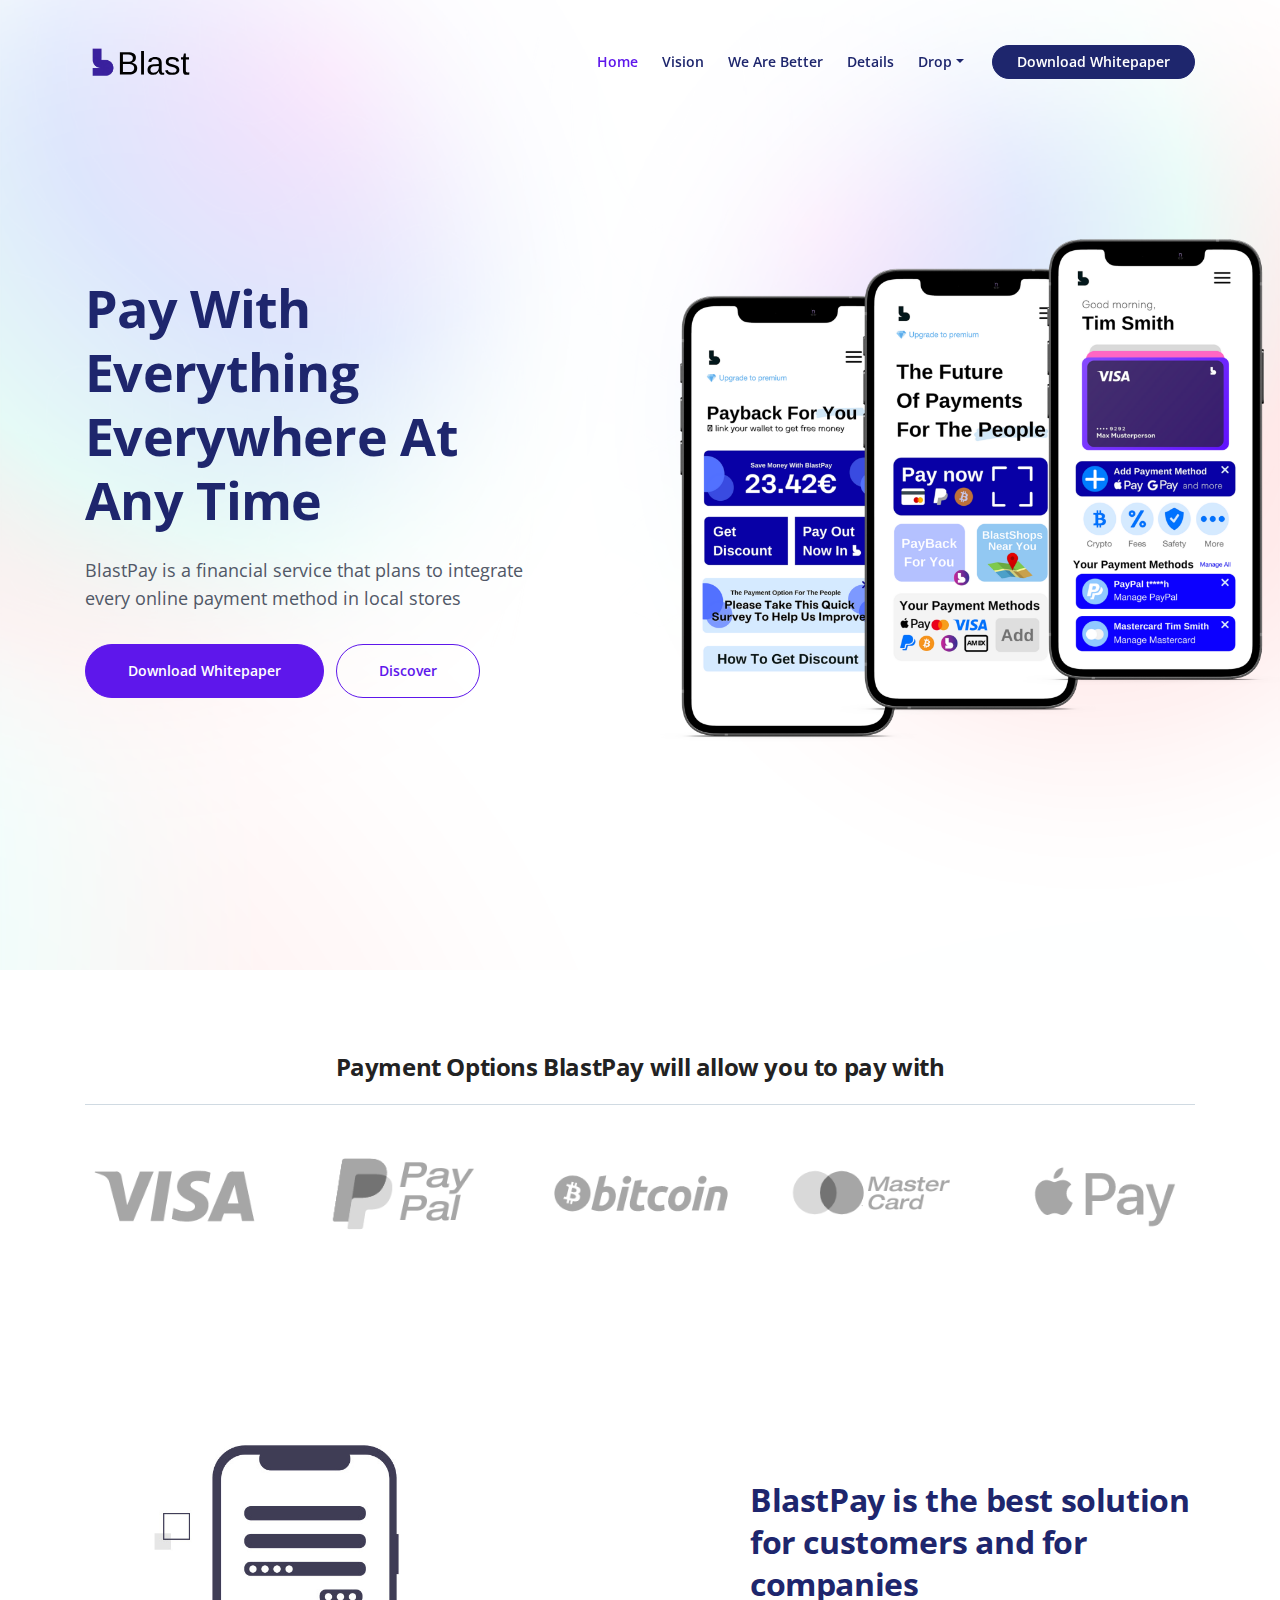
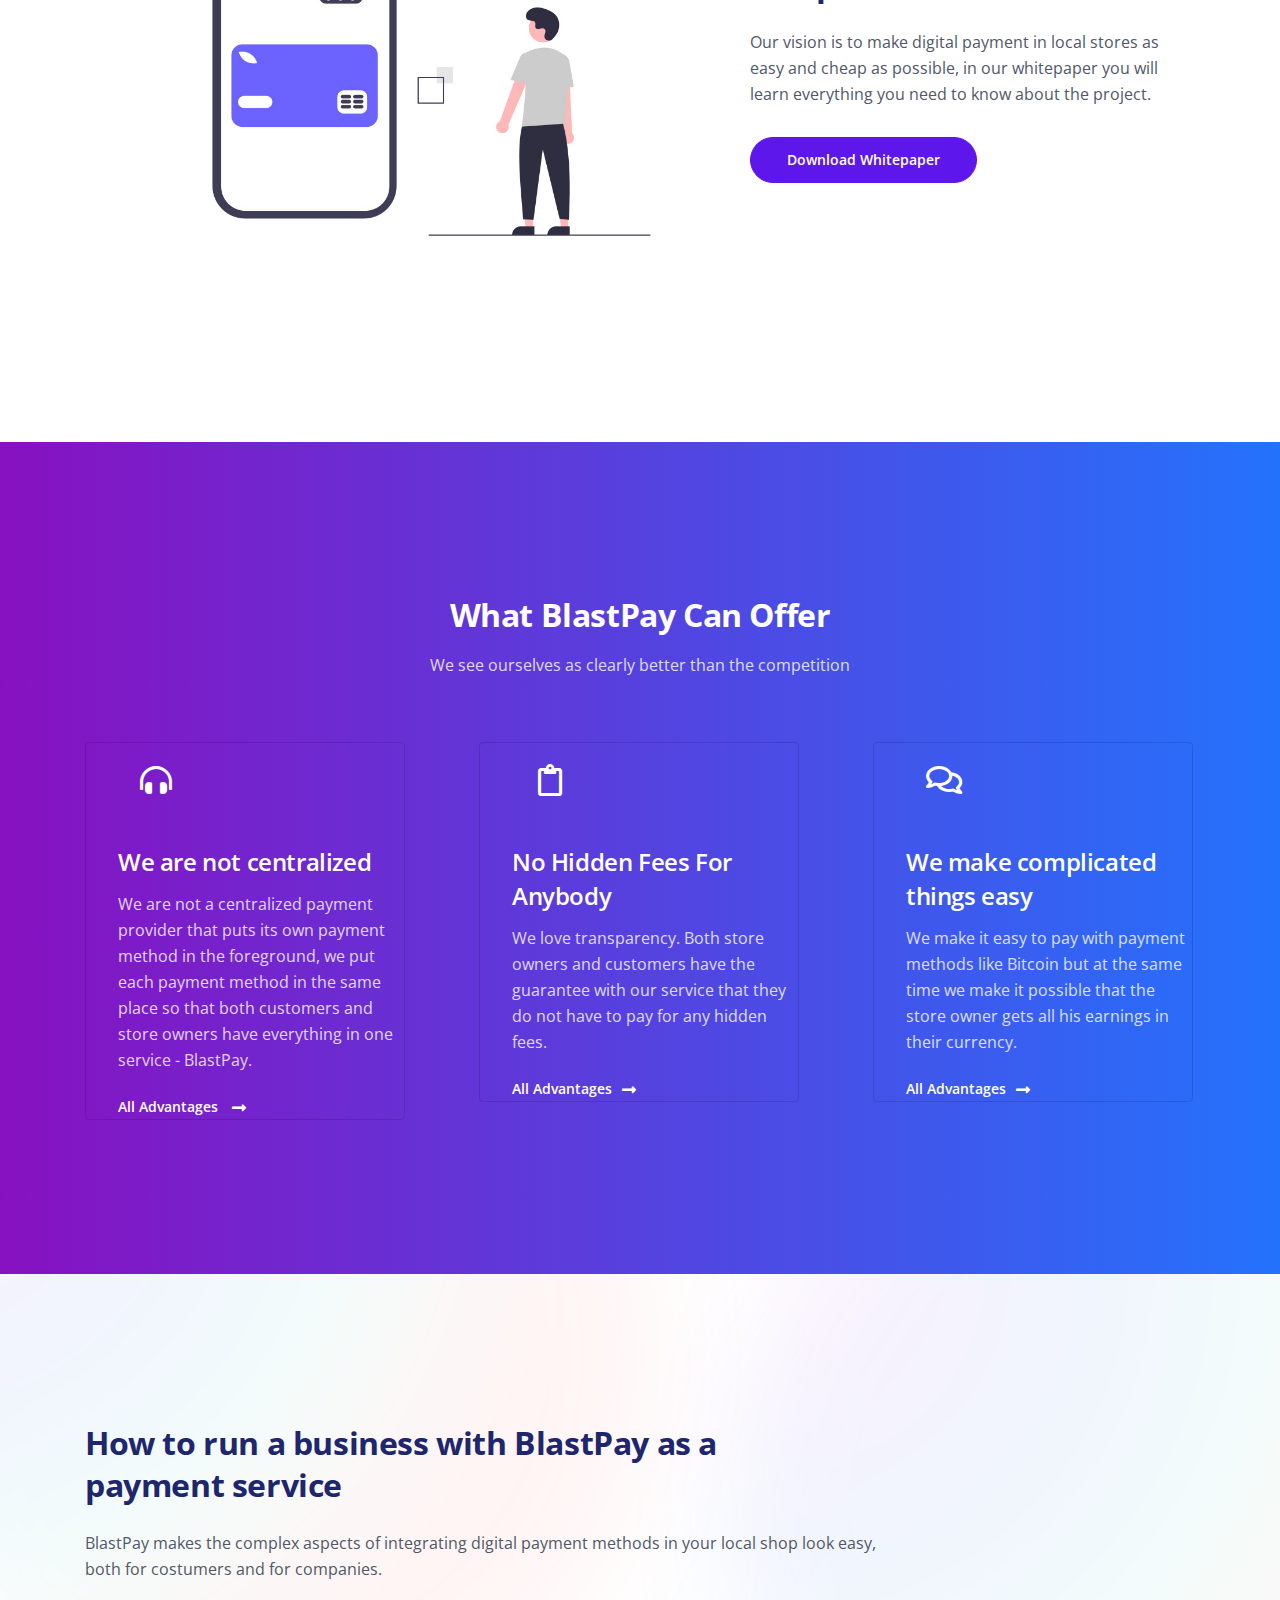
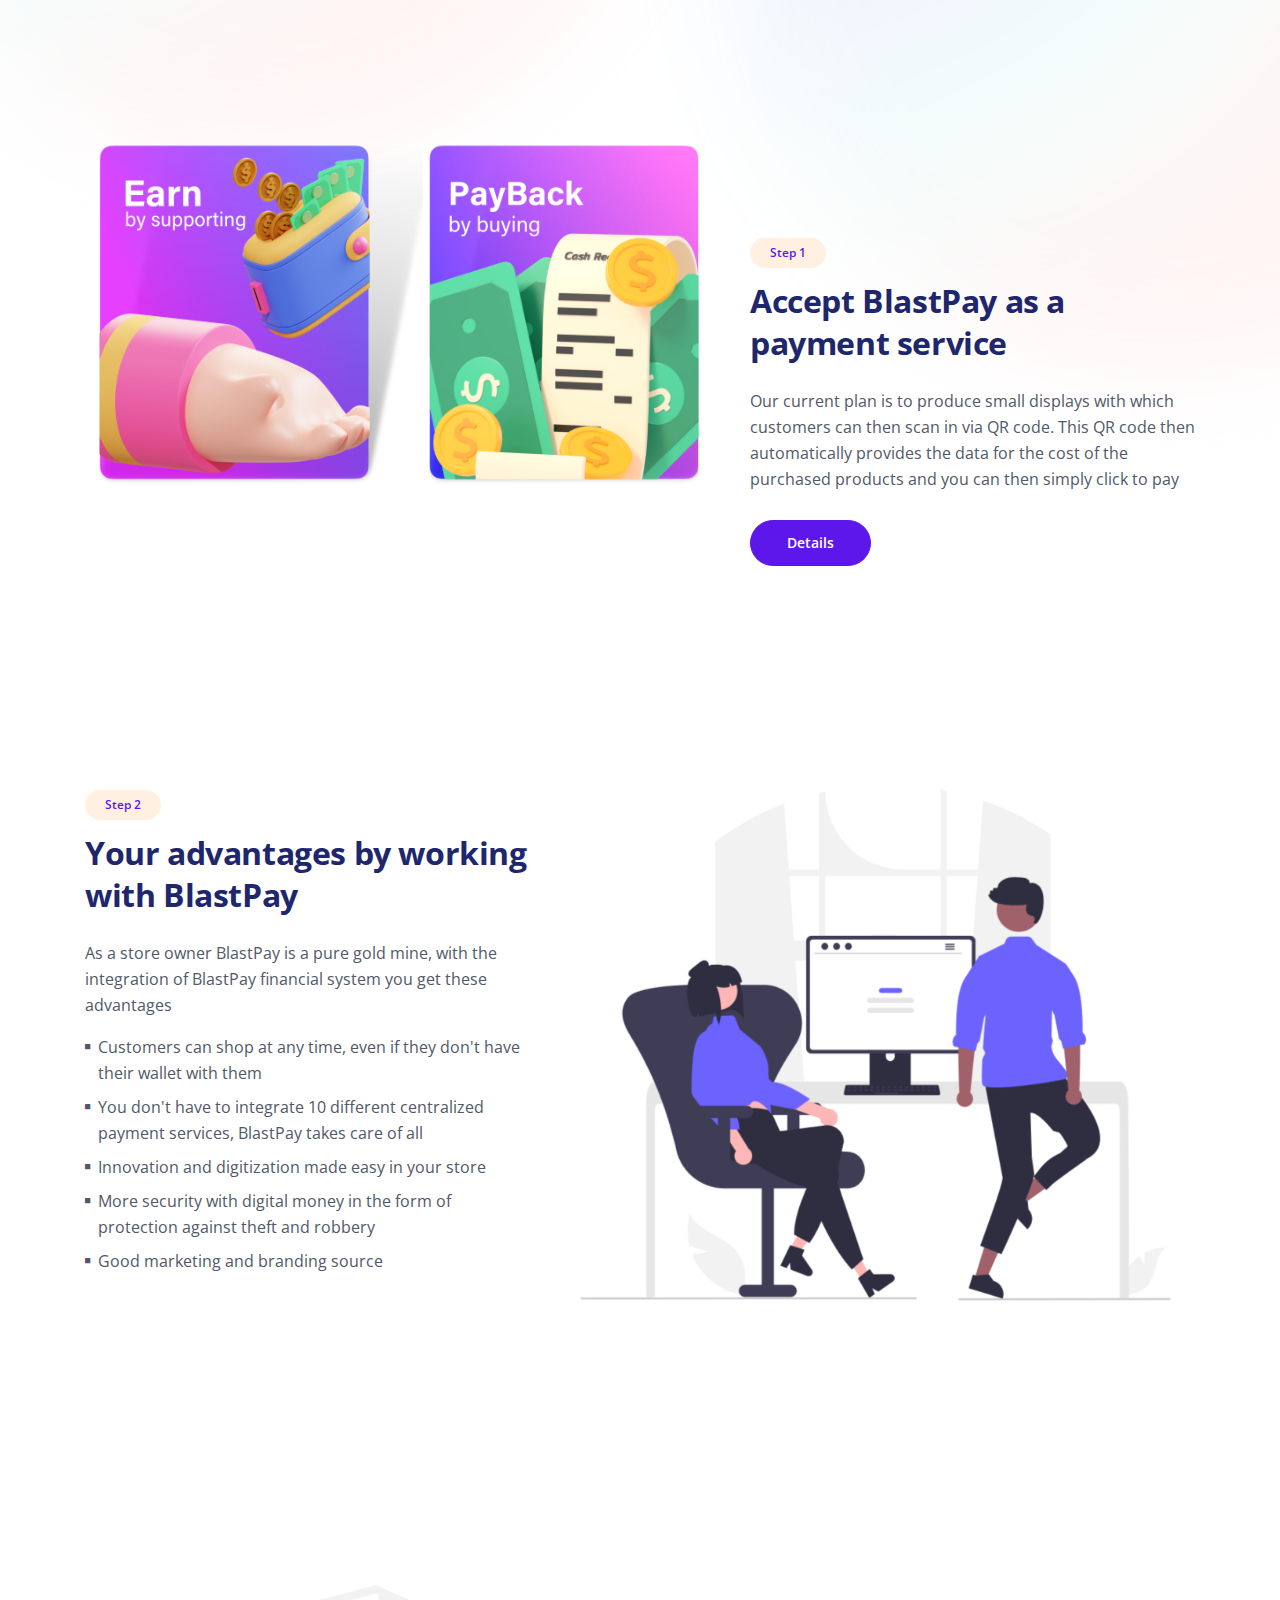
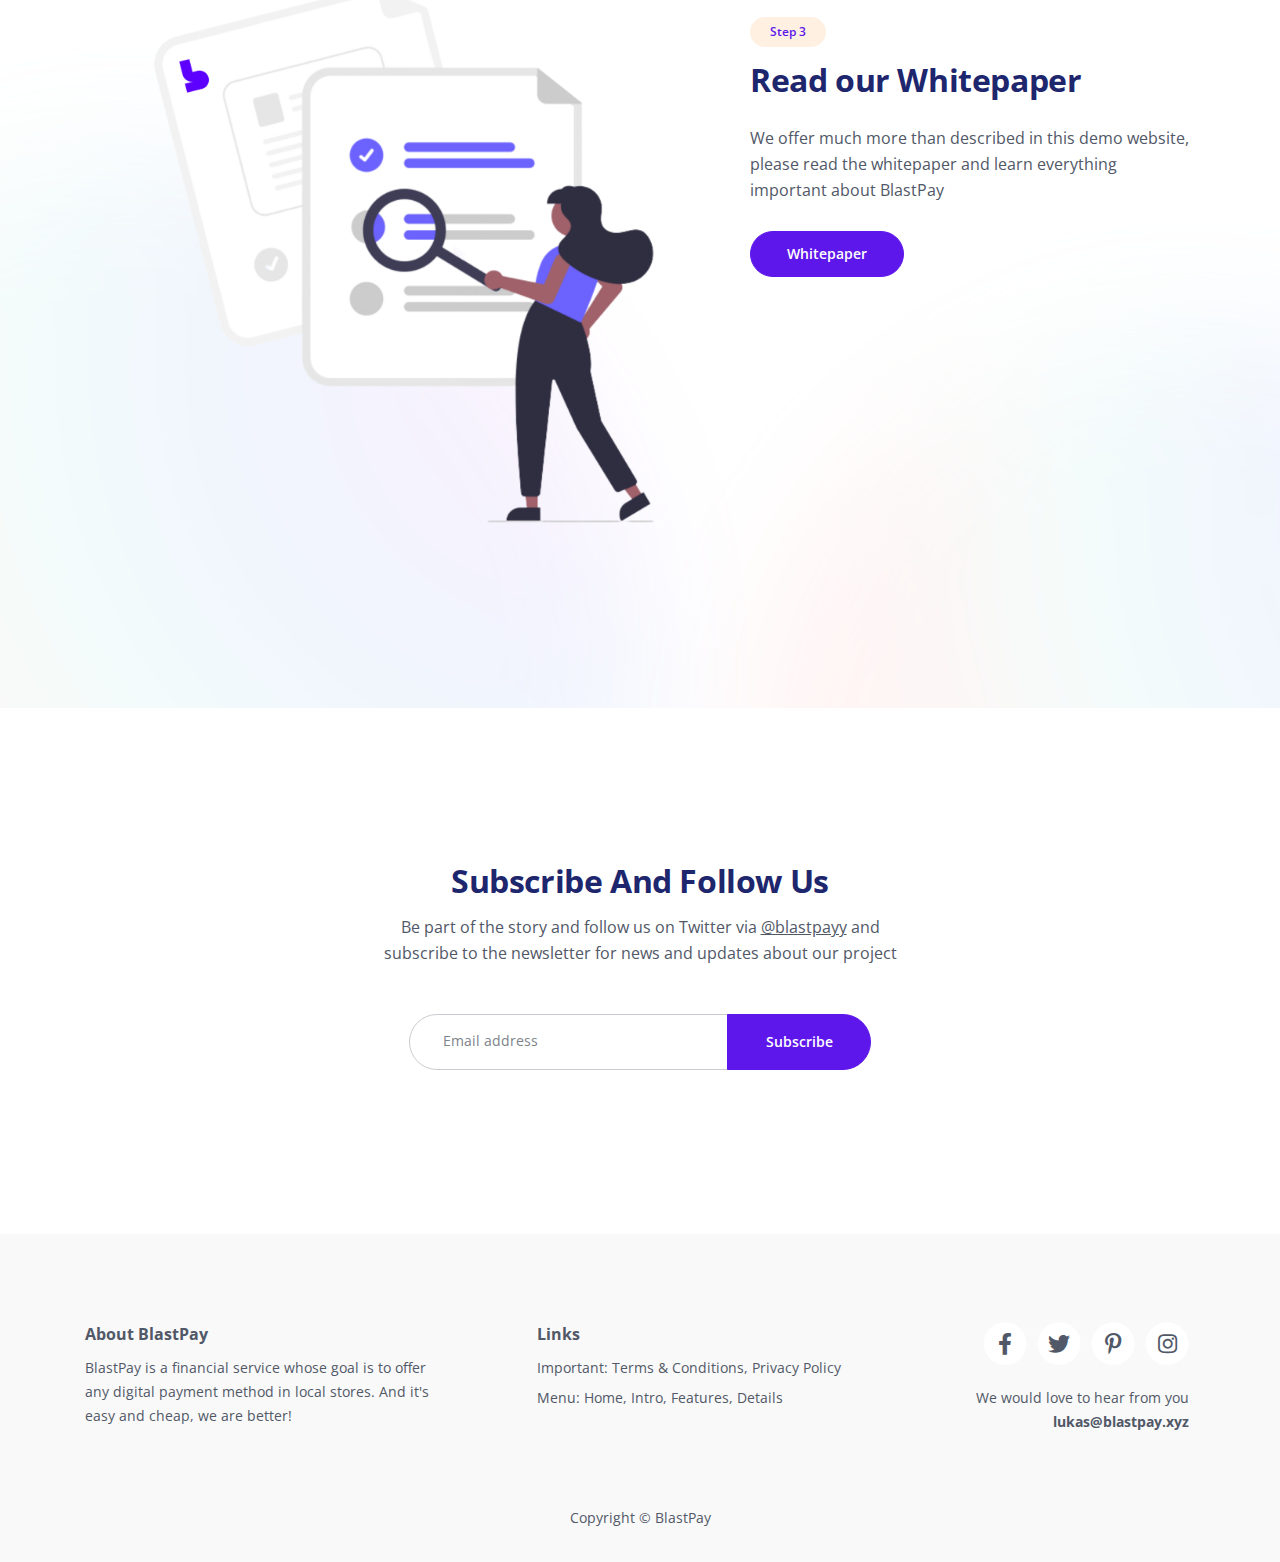
<file: index.html>
<!DOCTYPE html>
<html lang="en">
<head>
    <meta charset="utf-8">
    <meta name="viewport" content="width=device-width, initial-scale=1, shrink-to-fit=no">
    
    <!-- SEO Meta Tags -->
    <meta name="description" content="BlastPay is a financial service that plans to integrate every online payment methode in local stores">
    <meta name="author" content="Lukas Gruber">

    <!-- OG Meta Tags to improve the way the post looks when you share the page on BlastPay Facebook, Twitter, LinkedIn -->
	<meta property="og:site_name" content="BlastPay" /> <!-- website name -->
	<meta property="og:site" content="https://www.blastpay.xyz" /> <!-- website link -->
	<meta property="og:title" content=""/> <!-- title shown in the actual shared post of BlastPay-->
	<meta property="og:description" content="" /> <!-- description shown in the actual shared BlastPay post -->
	<meta property="og:image" content="" /> <!-- image link, make sure it's jpg!!! -->
	<meta property="og:url" content="" /> <!-- where do you want your post to link to -->
	<meta name="twitter:card" content="summary_large_image"> <!-- to have large image post format in BlastPay Twitter -->

    <!-- Webpage Title -->
    <title>BlastPay</title>
    
    <!-- Styles -->
    <link rel="preconnect" href="https://fonts.gstatic.com">
    <link href="https://fonts.googleapis.com/css2?family=Open+Sans:ital,wght@0,400;0,600;0,700;1,400;1,600&display=swap" rel="stylesheet">
    <link href="css/bootstrap.css" rel="stylesheet">
    <link href="css/fontawesome-all.css" rel="stylesheet">
    <link href="css/swiper.css" rel="stylesheet">
	<link href="css/magnific-popup.css" rel="stylesheet">
	<link href="styles.css" rel="stylesheet">
	
	<!-- Favicon  -->
    <link rel="icon" href="drunk.png">
</head>
<body data-spy="scroll" data-target=".fixed-top">
    
    <!-- Navigation -->
    <nav class="navbar navbar-expand-lg fixed-top navbar-light">
        <div class="container">
            
            <!-- Text Logo - Use this if you don't have a graphic logo -->
            <!-- <a class="navbar-brand logo-text page-scroll" href="index.html">Kora</a> -->

            <!-- Image Logo -->
            <a class="navbar-brand logo-image" href="index.html"><img src="images/logo.svg" alt="alternative"></a> 

            <button class="navbar-toggler p-0 border-0" type="button" data-toggle="offcanvas">
                <span class="navbar-toggler-icon"></span>
            </button>

            <div class="navbar-collapse offcanvas-collapse" id="navbarsExampleDefault">
                <ul class="navbar-nav ml-auto">
                    <li class="nav-item">
                        <a class="nav-link page-scroll" href="#header">Home <span class="sr-only">(current)</span></a>
                    </li>
                    <li class="nav-item">
                        <a class="nav-link page-scroll" href="#intro">Vision</a>
                    </li>
                    <li class="nav-item">
                        <a class="nav-link page-scroll" href="#features">We Are Better</a>
                    </li>
                    <li class="nav-item">
                        <a class="nav-link page-scroll" href="#details">Details</a>
                    </li>
                    <li class="nav-item dropdown">
                        <a class="nav-link dropdown-toggle" href="#" id="dropdown01" data-toggle="dropdown" aria-haspopup="true" aria-expanded="false">Drop</a>
                        <div class="dropdown-menu" aria-labelledby="dropdown01">
                            <a class="dropdown-item page-scroll" href="article.html">What is BlastPay</a>
                            <div class="dropdown-divider"></div>
                            <a class="dropdown-item page-scroll" href="https://blastpay.medium.com/the-blastpay-token-blst-20e96a4cb122">Blast Token</a>
                            <div class="dropdown-divider"></div>
                            <a class="dropdown-item page-scroll" href="#">Privacy Policy</a>
                        </div>
                    </li>
                </ul>
                <span class="nav-item">
                    <a class="btn-solid-sm page-scroll" href="BlastPayV1.pdf" download="BlastPayV1.pdf">Download Whitepaper</a>
                </span>
            </div> <!-- end of navbar-collapse -->
        </div> <!-- end of container -->
    </nav> <!-- end of navbar -->
    <!-- end of navigation -->


    <!-- Header -->
    <header id="header" class="header">
        <div class="container">
            <div class="row">
                <div class="col-lg-5">
                    <div class="text-container">
                        <h1 class="h1-large">Pay With Everything Everywhere At Any Time </h1>
                        <p class="p-large">BlastPay is a financial service that plans to integrate every online payment method in local stores</p>
                        <a class="btn-solid-lg" href="BlastPayV1.pdf" download="BlastPayV1.pdf">Download Whitepaper</a>
                        <a class="btn-outline-lg page-scroll" href="#intro">Discover</a>
                    </div> <!-- end of text-container -->
                </div> <!-- end of col -->
                <div class="col-lg-7">
                    <div class="image-container">
                        <img class="img-fluid" src="header.png" alt="alternative">
                    </div> <!-- end of image-container -->
                </div> <!-- end of col -->
            </div> <!-- end of row -->
        </div> <!-- end of container -->
    </header> <!-- end of header -->
    <!-- end of header -->


    <!-- Customers -->
    <div class="slider-1">
        <div class="container">
            <div class="row">
                <div class="col-lg-12">
                    <h4>Payment Options <span>BlastPay</span> will allow you to pay with</h4>
                    <hr class="section-divider">

                    <!-- Image Slider -->
                    <div class="slider-container">
                        <div class="swiper-container image-slider">
                            <div class="swiper-wrapper">
                                <div class="swiper-slide">
                                    <img class="img-fluid" src="images/customer-logo-1.png" alt="alternative">
                                </div>
                                <div class="swiper-slide">
                                    <img class="img-fluid" src="images/customer-logo-2.png" alt="alternative">
                                </div>
                                <div class="swiper-slide">
                                    <img class="img-fluid" src="images/customer-logo-3.png" alt="alternative">
                                </div>
                                <div class="swiper-slide">
                                    <img class="img-fluid" src="images/customer-logo-4.png" alt="alternative">
                                </div>
                                <div class="swiper-slide">
                                    <img class="img-fluid" src="images/customer-logo-5.png" alt="alternative">
                                </div>
                                <div class="swiper-slide">
                                    <img class="img-fluid" src="images/customer-logo-6.png" alt="alternative">
                                </div>
                            </div> <!-- end of swiper-wrapper -->
                        </div> <!-- end of swiper container -->
                    </div> <!-- end of slider-container -->
                    <!-- end of image slider -->

                </div> <!-- end of col -->
            </div> <!-- end of row -->
        </div> <!-- end of container -->
    </div> <!-- end of slider-1 -->
    <!-- end of customers -->


    <!-- Introduction -->
    <div id="intro" class="basic-1">
        <div class="container">
            <div class="row">
                <div class="col-lg-7">
                    <img class="img-fluid" src="images/introduction.jpg" alt="alternative">
                </div> <!-- end of col -->
                <div class="col-lg-5">
                    <div class="text-container">
                        <h2>BlastPay is the best solution for customers and for companies</h2>
                        <p>Our vision is to make digital payment in local stores as easy and cheap as possible, in our whitepaper you will learn everything you need to know about the project. </p>
                        <a class="btn-solid-reg" href="BlastPayV1.pdf" download="BlastPayV1.pdf">Download Whitepaper </a>
                    </div> <!-- end of text-container -->
                </div> <!-- end of col -->
            </div> <!-- end of row -->
        </div> <!-- end of container -->
    </div> <!-- end of basic-1 -->
    <!-- end of introduction -->


    <!-- Features -->
    <div id="features" class="cards-1">
        <div class="container">
            <div class="row">
                <div class="col-lg-12">
                    <h2 class="h2-heading">What BlastPay Can Offer</h2>
                    <p class="p-heading">We see ourselves as clearly better than the competition </p>
                </div> <!-- end of col -->
            </div> <!-- end of row -->
            <div class="row">
                <div class="col-lg-12">
                    
                    <!-- Card -->
                    <div class="card">
                        <div class="card-icon-wrapper">
                            <div class="card-icon">
                                <span class="fas fa-headphones-alt green"></span>
                            </div>
                        </div>
                        <div class="card-body">
                            <h4 class="card-title">We are not centralized</h4>
                            <p>We are not a centralized payment provider that puts its own payment method in the foreground, we put each payment method in the same place so that both customers and store owners have everything in one service - BlastPay.</p>
                            <a class="read-more no-line" href="article.html">All Advantages <span class="fas fa-long-arrow-alt-right"></span></a>
                        </div>
                    </div>
                    <!-- end of card -->

                    <!-- Card -->
                    <div class="card">
                        <div class="card-icon-wrapper">
                            <div class="card-icon">
                                <span class="far fa-clipboard blue"></span>
                            </div>
                        </div>
                        <div class="card-body">
                            <h4 class="card-title">No Hidden Fees For Anybody</h4>
                            <p>We love transparency. Both store owners and customers have the guarantee with our service that they do not have to pay for any hidden fees.</p>
                            <a class="read-more no-line" href="article.html#mb-4">All Advantages<span class="fas fa-long-arrow-alt-right"></span></a>
                        </div>
                    </div>
                    <!-- end of card -->

                    <!-- Card -->
                    <div class="card">
                        <div class="card-icon-wrapper">
                            <div class="card-icon">
                                <span class="far fa-comments purple"></span>
                            </div>
                        </div>
                        <div class="card-body">
                            <h4 class="card-title">We make complicated things easy</h4>
                            <p>We make it easy to pay with payment methods like Bitcoin but at the same time we make it possible that the store owner gets all his earnings in their currency.</p>
                            <a class="read-more no-line" href="article.html">All Advantages<span class="fas fa-long-arrow-alt-right"></span></a>
                        </div>
                    </div>
                    <!-- end of card -->

                </div> <!-- end of col -->
            </div> <!-- end of row -->
        </div> <!-- end of container -->
    </div> <!-- end of cards-1 -->
    <!-- end of features -->


    <!-- Details 1 -->
    <div id="details" class="basic-2">
        <div class="container">
            <div class="row">
                <div class="col-lg-9">
                    <div class="intro">
                        <h2>How to run a business with BlastPay as a payment service</h2>
                        <p>BlastPay makes the complex aspects of integrating digital payment methods in your local shop look easy, both for costumers and for companies.</p>
                    </div> <!-- end of intro -->
                </div> <!-- end of col -->
            </div> <!-- end of row -->
            <div class="row">
                <div class="col-lg-7">
                    <div class="image-container">
                        <img class="img-fluid" src="images/details-1.png" alt="alternative">
                    </div> <!-- end of image-container -->
                </div> <!-- end of col -->
                <div class="col-lg-5">
                    <div class="text-container">
                        <div class="section-title">Step 1</div>
                        <h2>Accept BlastPay as a payment service</h2>
                        <p>Our current plan is to produce small displays with which customers can then scan in via QR code. This QR code then automatically provides the data for the cost of the purchased products and you can then simply click to pay</p>
                        <a class="btn-solid-reg popup-with-move-anim" href="#details-lightbox">Details</a>
                    </div> <!-- end of text-container -->
                </div> <!-- end of col -->
            </div> <!-- end of row -->
        </div> <!-- end of container -->
    </div> <!-- end of basic-2 -->
    <!-- end of details 1 -->


    <!-- Details Lightbox -->
    <!-- Lightbox -->
	<div id="details-lightbox" class="lightbox-basic zoom-anim-dialog mfp-hide">
        <div class="row">
            <button title="Close (Esc)" type="button" class="mfp-close x-button">×</button>
			<div class="col-lg-8">
                <div class="image-container">
                    <img class="img-fluid" src="images/details-lightbox.jpg" alt="alternative">
                </div> <!-- end of image-container -->
			</div> <!-- end of col -->
			<div class="col-lg-4">
                <h3>Transaction Goals</h3>
				<hr>
                <p>We are trying to make the transactions as fast and as transparent as possible.</p>
                <h4>How we revolutionize the transaction process</h4>
                <p> Our transaction process has significant advantages like...</p>
                <ul class="list-unstyled li-space-lg">
                    <li class="media">
                        <i class="fas fa-chevron-right"></i><div class="media-body">Costumers can pay with Everything</div>
                    </li>
                    <li class="media">
                        <i class="fas fa-chevron-right"></i><div class="media-body">Shop Owners get everything in Euro</div>
                    </li>
                    <li class="media">
                        <i class="fas fa-chevron-right"></i><div class="media-body">No hidden fees for any party involved</div>
                    </li>
                    <li class="media">
                        <i class="fas fa-chevron-right"></i><div class="media-body">Fast Transactions with just a Click</div>
                    </li>
                    <li class="media">
                        <i class="fas fa-chevron-right"></i><div class="media-body">Everything in one wallet</div>
                    </li>
                </ul>
                <a class="btn-solid-reg mfp-close page-scroll" href="BlastPayV1.pdf" download="BlastPayV1.pdf">Whitepaper</a> <button class="btn-outline-reg mfp-close as-button" type="button">Back</button>
			</div> <!-- end of col -->
		</div> <!-- end of row -->
    </div> <!-- end of lightbox-basic -->
    <!-- end of lightbox -->
    <!-- end of details lightbox -->


    <!-- Details 2 -->
    <div class="basic-3">
        <div class="container">
            <div class="row">
                <div class="col-lg-5">
                    <div class="text-container">
                        <div class="section-title">Step 2</div>
                        <h2>Your advantages by working with BlastPay</h2>
                        <p>As a store owner BlastPay is a pure gold mine, with the integration of BlastPay financial system you get these advantages</p>
                        <ul class="list-unstyled li-space-lg">
                            <li class="media">
                                <i class="fas fa-square"></i>
                                <div class="media-body">Customers can shop at any time, even if they don't have their wallet with them</div>
                            </li>
                            <li class="media">
                                <i class="fas fa-square"></i>
                                <div class="media-body">You don't have to integrate 10 different centralized payment services, BlastPay takes care of all</div>
                            </li>
                            <li class="media">
                                <i class="fas fa-square"></i>
                                <div class="media-body">Innovation and digitization made easy in your store</div>
                            </li>
                            <li class="media">
                                <i class="fas fa-square"></i>
                                <div class="media-body">More security with digital money in the form of protection against theft and robbery</div>
                            </li>
                            <li class="media">
                                <i class="fas fa-square"></i>
                                <div class="media-body">Good marketing and branding source</div>
                            </li>
                        </ul>
                    </div> <!-- end of text-container -->
                </div> <!-- end of col -->
                <div class="col-lg-7">
                    <div class="image-container">
                        <img class="img-fluid" src="images/details-2.png" alt="alternative">
                    </div> <!-- end of image-container -->
                </div> <!-- end of col -->
            </div> <!-- end of row -->
        </div> <!-- end of container -->
    </div> <!-- end of basic-3 -->
    <!-- end of details 2 -->


    <!-- Details 3 -->
    <div class="basic-4">
        <div class="container">
            <div class="row">
                <div class="col-lg-7">
                    <div class="image-container">
                        <img class="img-fluid" src="images/details-3.png" alt="alternative">
                    </div> <!-- end of image-container -->
                </div> <!-- end of col -->
                <div class="col-lg-5">
                    <div class="text-container">
                        <div class="section-title">Step 3</div>
                        <h2>Read our Whitepaper</h2>
                        <p>We offer much more than described in this demo website, please read the whitepaper and learn everything important about BlastPay</p>
                        <a class="btn-solid-reg" href="BlastPayV1.pdf" download="BlastPayV1.pdf">Whitepaper</a>
                    </div> <!-- end of text-container -->
                </div> <!-- end of col -->
            </div> <!-- end of row -->
        </div> <!-- end of container -->
    </div> <!-- end of basic-4 -->
    <!-- end of details 3 -->


   


    <!-- Newsletter -->
	<div class="form-1">
		<div class="container">
            <div class="row">
                <div class="col-lg-12">
                    <h2 class="h2-heading">Subscribe And Follow Us</h2>
                    <p class="p-heading">Be part of the story and follow us on Twitter via <a href="https://twitter.com/BlastPayy">@blastpayy</a> and subscribe to the newsletter for news and updates about our project</p>
                </div> <!-- end of col -->
            </div> <!-- end of row -->
            <div class="row">
                <div class="col-lg-12">
                    
                    <!-- Newsletter Form -->
                    <form>
                        <div class="form-group mail">
                            <input type="email" class="form-control-input" id="nemail" required>
                            <label class="label-control" for="nemail">Email address</label>
                            <div class="help-block with-errors"></div>
                        </div>
                        <div class="form-group">
                            <button type="submit" class="form-control-submit-button">Subscribe</button>
                        </div>
                        <div class="form-message">
                            <div id="nmsgSubmit" class="h3 text-center hidden"></div>
                        </div>
                    </form>
                    <!-- end of newsletter form -->
                    
                </div> <!-- end of col -->
            </div> <!-- end of row -->
        </div> <!-- end of container -->
    </div> <!-- end of form-1 -->
    <!-- end of newsletter -->


    <!-- Footer -->
    <div class="footer">
        <div class="container">
            <div class="row">
                <div class="col-lg-12">
                    <div class="footer-col first">
                        <h6>About BlastPay</h6>
                        <p class="p-small">BlastPay is a financial service whose goal is to offer any digital payment method in local stores. And it's easy and cheap, we are better!</p>
                    </div> <!-- end of footer-col -->
                    <div class="footer-col second">
                        <h6>Links</h6>
                        <ul class="list-unstyled li-space-lg p-small">
                            <li>Important: <a href="#">Terms & Conditions</a>, <a href="#">Privacy Policy</a></li>
                            <li>Menu: <a class="page-scroll" href="#header">Home</a>, <a class="page-scroll" href="#intro">Intro</a>, <a class="page-scroll" href="#features">Features</a>, <a class="page-scroll" href="#details">Details</a></li>
                        </ul>
                    </div> <!-- end of footer-col -->
                    <div class="footer-col third">
                        <span class="fa-stack">
                            <a href="#your-link">
                                <i class="fas fa-circle fa-stack-2x"></i>
                                <i class="fab fa-facebook-f fa-stack-1x"></i>
                            </a>
                        </span>
                        <span class="fa-stack">
                            <a href="#your-link">
                                <i class="fas fa-circle fa-stack-2x"></i>
                                <i class="fab fa-twitter fa-stack-1x"></i>
                            </a>
                        </span>
                        <span class="fa-stack">
                            <a href="#your-link">
                                <i class="fas fa-circle fa-stack-2x"></i>
                                <i class="fab fa-pinterest-p fa-stack-1x"></i>
                            </a>
                        </span>
                        <span class="fa-stack">
                            <a href="#your-link">
                                <i class="fas fa-circle fa-stack-2x"></i>
                                <i class="fab fa-instagram fa-stack-1x"></i>
                            </a>
                        </span>
                        <p class="p-small">We would love to hear from you <a href="lukasgruber2005@gmail.com"><strong>lukas@blastpay.xyz</strong></a></p>
                    </div> <!-- end of footer-col -->
                </div> <!-- end of col -->
            </div> <!-- end of row -->
        </div> <!-- end of container -->
    </div> <!-- end of footer -->  
    <!-- end of footer -->


    <!-- Copyright -->
    <div class="copyright">
        <div class="container">
            <div class="row">
                <div class="col-lg-12">
                    <p class="p-small">Copyright © <a href="#your-link">BlastPay</a></p>
                </div> <!-- end of col -->
            </div> <!-- enf of row -->
        </div> <!-- end of container -->
    </div> <!-- end of copyright --> 
    <!-- end of copyright -->
    
    	
    <!-- Scripts -->
    <script src="js/jquery.min.js"></script> <!-- jQuery for Bootstrap's JavaScript plugins -->
    <script src="js/bootstrap.min.js"></script> <!-- Bootstrap framework -->
    <script src="js/jquery.easing.min.js"></script> <!-- jQuery Easing for smooth scrolling between anchors -->
    <script src="js/jquery.magnific-popup.js"></script> <!-- Magnific Popup for lightboxes -->
    <script src="js/swiper.min.js"></script> <!-- Swiper for image and text sliders -->
    <script src="js/scripts.js"></script> <!-- Custom scripts -->
</body>
</html>
</file>
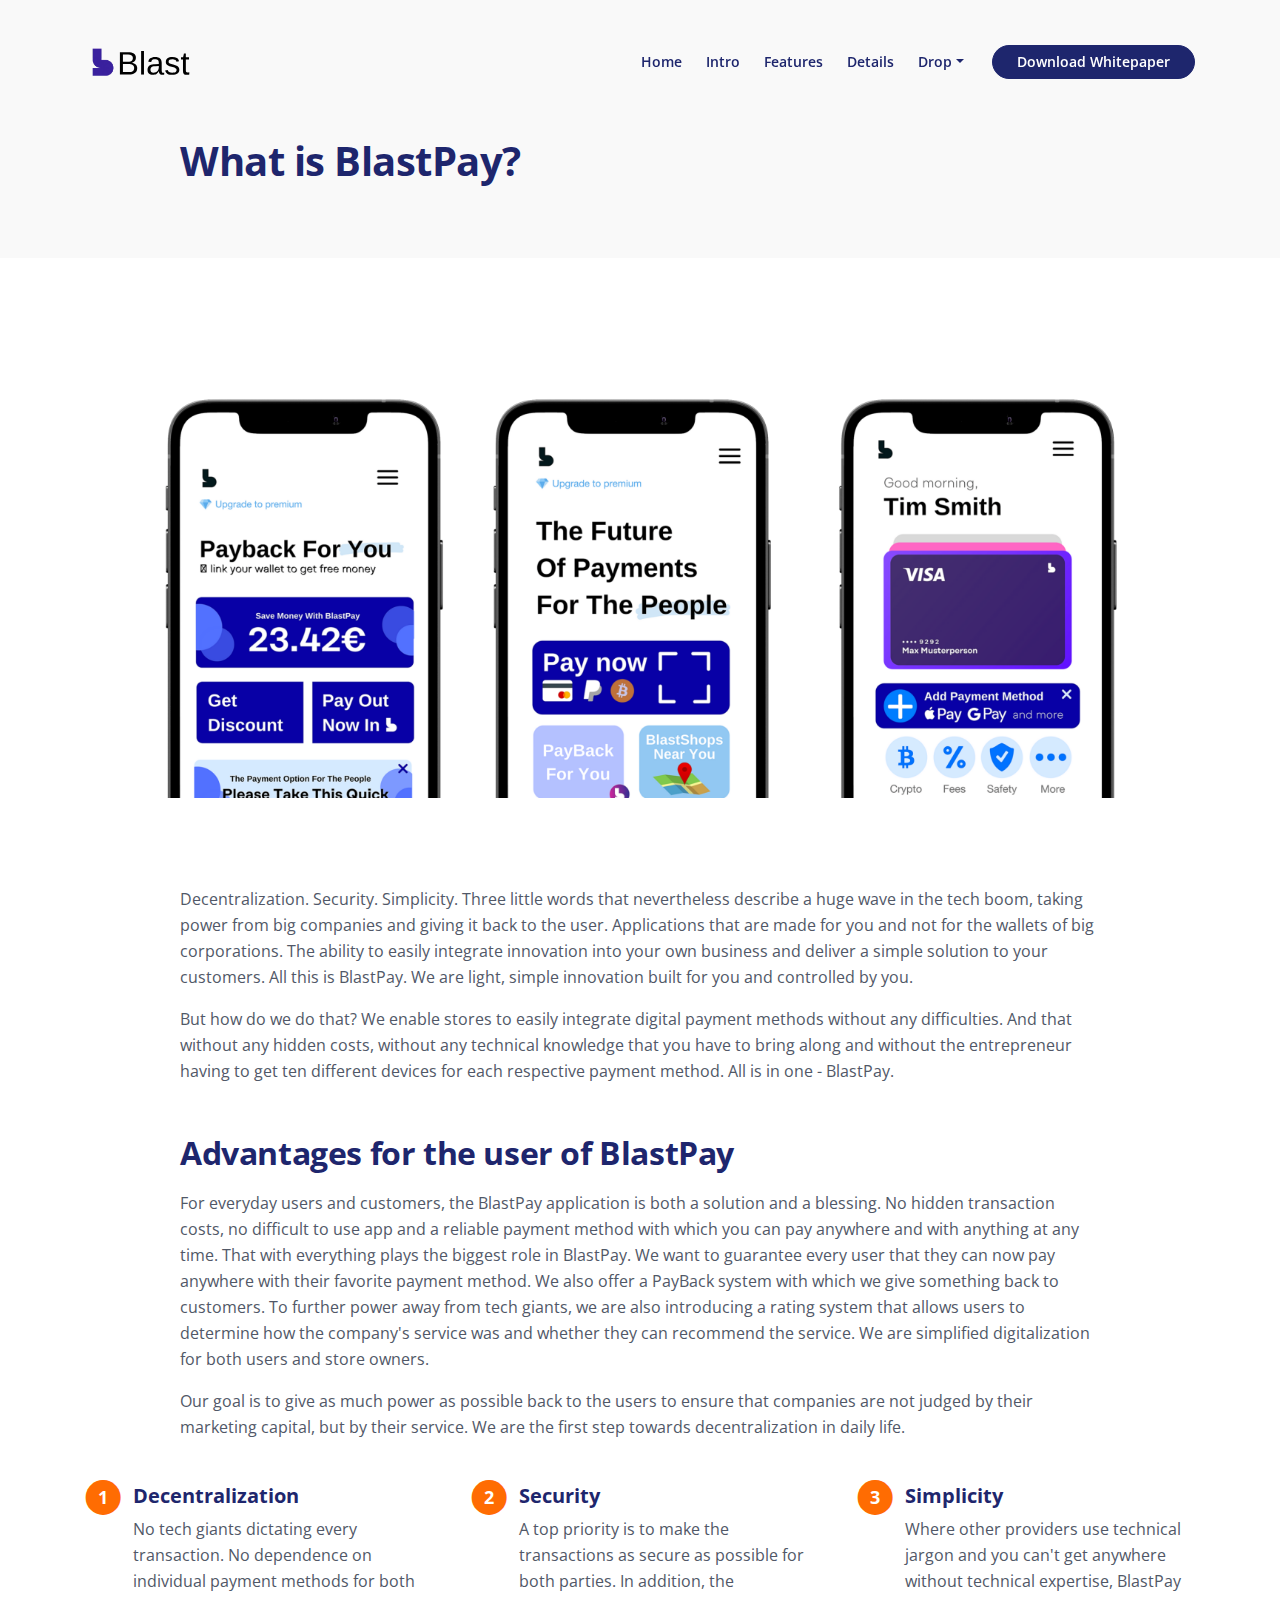
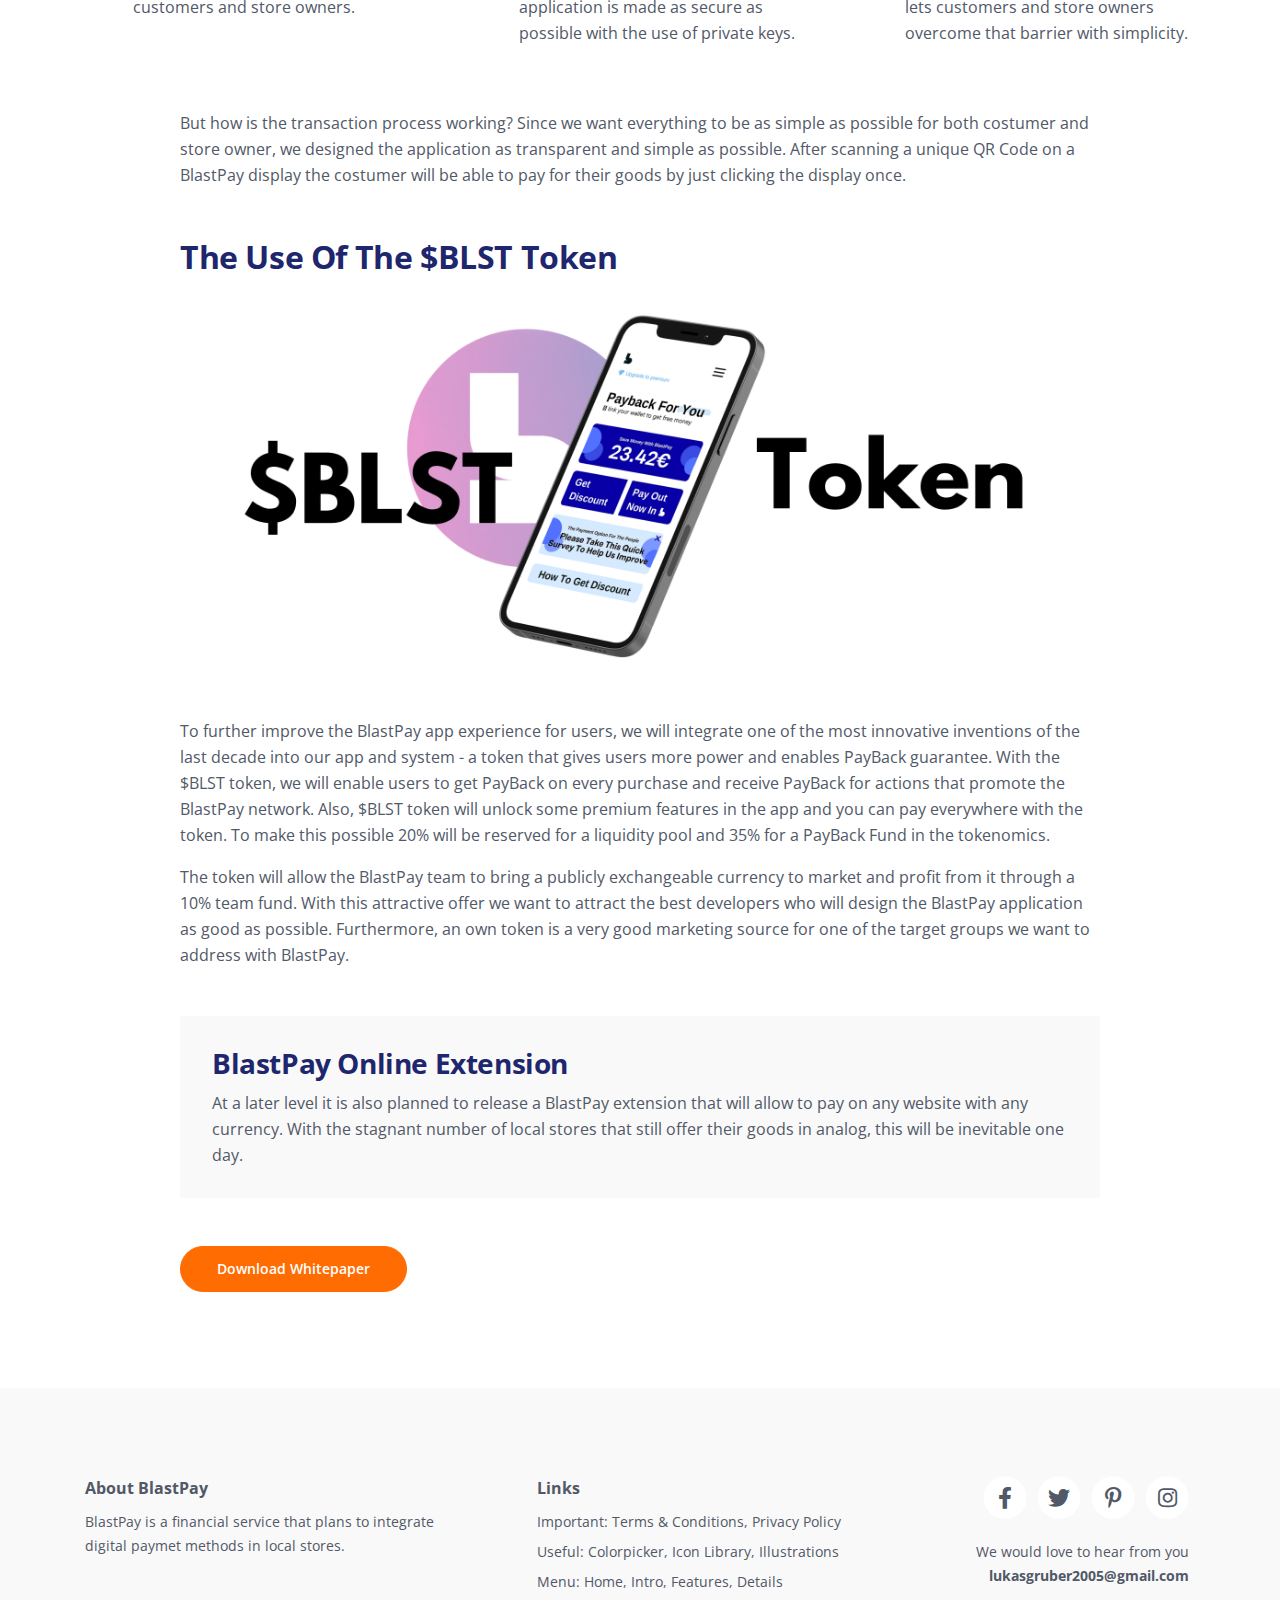
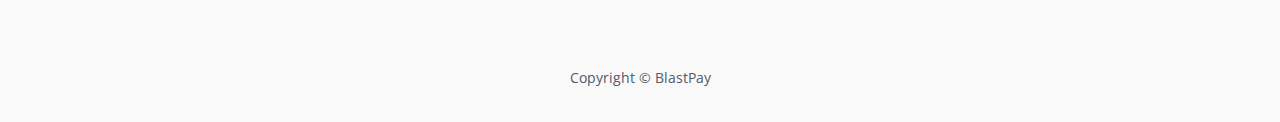
<file: article.html>
<!DOCTYPE html>
<html lang="en">
<head>
    <meta charset="utf-8">
    <meta name="viewport" content="width=device-width, initial-scale=1, shrink-to-fit=no">
    
    <!-- SEO Meta Tags -->
    <meta name="description" content="Decentralization. Security. Simplicity. Three little words that nevertheless describe a huge wave in the tech boom, taking power from big companies and giving it back to the user.">
    <meta name="author" content="BlastPay">

    <!-- OG Meta Tags to improve the way the post looks when you share the page on Facebook, Twitter, LinkedIn -->
	<meta property="og:site_name" content="info" /> <!-- website name -->
	<meta property="og:site" content="" /> <!-- website link -->
	<meta property="og:title" content=""/> <!-- title shown in the actual shared post -->
	<meta property="og:description" content="" /> <!-- description shown in the actual shared post -->
	<meta property="og:image" content="" /> <!-- image link, make sure it's jpg -->
	<meta property="og:url" content="" /> <!-- where do you want your post to link to -->
	<meta name="twitter:card" content="summary_large_image"> <!-- to have large image post format in Twitter -->

    <!-- Webpage Title -->
    <title>What is BlastPay?</title>
    
    <!-- Styles -->
    <link rel="preconnect" href="https://fonts.gstatic.com">
    <link href="https://fonts.googleapis.com/css2?family=Open+Sans:ital,wght@0,400;0,600;0,700;1,400;1,600&display=swap" rel="stylesheet">
    <link href="css/bootstrap.css" rel="stylesheet">
    <link href="css/fontawesome-all.css" rel="stylesheet">
    <link href="css/swiper.css" rel="stylesheet">
	<link href="css/magnific-popup.css" rel="stylesheet">
	<link href="css/styles.css" rel="stylesheet">
	
	<!-- Favicon  -->
    <link rel="icon" href="images/favicon.png">
</head>
<body data-spy="scroll" data-target=".fixed-top">
    
    <!-- Navigation -->
    <nav class="navbar navbar-expand-lg fixed-top navbar-light">
        <div class="container">
            
            <!-- Text Logo - Use this if you don't have a graphic logo -->
            <!-- <a class="navbar-brand logo-text page-scroll" href="index.html">Kora</a> -->

            <!-- Image Logo -->
            <a class="navbar-brand logo-image" href="index.html"><img src="images/logo.svg" alt="alternative"></a> 

            <button class="navbar-toggler p-0 border-0" type="button" data-toggle="offcanvas">
                <span class="navbar-toggler-icon"></span>
            </button>

            <div class="navbar-collapse offcanvas-collapse" id="navbarsExampleDefault">
                <ul class="navbar-nav ml-auto">
                    <li class="nav-item">
                        <a class="nav-link page-scroll" href="index.html#header">Home <span class="sr-only">(current)</span></a>
                    </li>
                    <li class="nav-item">
                        <a class="nav-link page-scroll" href="index.html#intro">Intro</a>
                    </li>
                    <li class="nav-item">
                        <a class="nav-link page-scroll" href="index.html#features">Features</a>
                    </li>
                    <li class="nav-item">
                        <a class="nav-link page-scroll" href="index.html#details">Details</a>
                    </li>
                    <li class="nav-item dropdown">
                        <a class="nav-link dropdown-toggle" href="#" id="dropdown01" data-toggle="dropdown" aria-haspopup="true" aria-expanded="false">Drop</a>
                        <div class="dropdown-menu" aria-labelledby="dropdown01">
                            <a class="dropdown-item page-scroll" href="article.html">What is BlastPay</a>
                            <div class="dropdown-divider"></div>
                            <a class="dropdown-item page-scroll" href="https://blastpay.medium.com/the-blastpay-token-blst-20e96a4cb122">BlastPay Token</a>
                            <div class="dropdown-divider"></div>
                            <a class="dropdown-item page-scroll" href="#">Privacy Policy</a>
                        </div>
                    </li>
                </ul>
                <span class="nav-item">
                    <a class="btn-solid-sm page-scroll" href="BlastPayV1.pdf" download="BlastPayV1.pdf">Download Whitepaper</a>
                </span>
            </div> <!-- end of navbar-collapse -->
        </div> <!-- end of container -->
    </nav> <!-- end of navbar -->
    <!-- end of navigation -->


    <!-- Header -->
    <header class="ex-header">
        <div class="container">
            <div class="row">
                <div class="col-xl-10 offset-xl-1">
                    <h1>What is BlastPay?</h1>
                </div> <!-- end of col -->
            </div> <!-- end of row -->
        </div> <!-- end of container -->
    </header> <!-- end of ex-header -->
    <!-- end of header -->


    <!-- Basic -->
    <div class="ex-basic-1 pt-5 pb-5">
        <div class="container">
            <div class="row">
                <div class="col-lg-12">
                    <img class="img-fluid mt-5 mb-3" src="Untitled design-31.png.png" alt="alternative">
                </div> <!-- end of col -->
            </div> <!-- end of row -->
        </div> <!-- end of container -->
    </div> <!-- end of ex-basic-1 -->
    <!-- end of basic -->


    <!-- Basic -->
    <div class="ex-basic-1 pt-4">
        <div class="container">
            <div class="row">
                <div class="col-xl-10 offset-xl-1">
                    <p>Decentralization. Security. Simplicity. Three little words that nevertheless describe a huge wave in the tech boom, taking power from big companies and giving it back to the user. Applications that are made for you and not for the wallets of big corporations. The ability to easily integrate innovation into your own business and deliver a simple solution to your customers. All this is BlastPay. We are light, simple innovation built for you and controlled by you.</p>
                    <p class="mb-5">But how do we do that? We enable stores to easily integrate digital payment methods without any difficulties. And that without any hidden costs, without any technical knowledge that you have to bring along and without the entrepreneur having to get ten different devices for each respective payment method. All is in one - BlastPay.</p>

                    <h2 class="mb-3">Advantages for the user of BlastPay</h2>
                    <p>For everyday users and customers, the BlastPay application is both a solution and a blessing. No hidden transaction costs, no difficult to use app and a reliable payment method with which you can pay anywhere and with anything at any time. That with everything plays the biggest role in BlastPay. We want to guarantee every user that they can now pay anywhere with their favorite payment method. We also offer a PayBack system with which we give something back to customers. To further power away from tech giants, we are also introducing a rating system that allows users to determine how the company's service was and whether they can recommend the service. We are simplified digitalization for both users and store owners.</p>
                    <p class="mb-4">Our goal is to give as much power as possible back to the users to ensure that companies are not judged by their marketing capital, but by their service. We are the first step towards decentralization in daily life.</p>
                </div> <!-- end of col -->
            </div> <!-- end of row -->
        </div> <!-- end of container -->
    </div> <!-- end of ex-basic-1 -->
    <!-- end of basic -->


    <!-- Cards -->
    <div class="ex-cards-1 pt-3 pb-3">
        <div class="container">
            <div class="row">
                <div class="col-lg-12">
                    
                    <!-- Card -->
                    <div class="card">
                        <ul class="list-unstyled">
                            <li class="media">
                                <span class="fa-stack">
                                    <span class="fas fa-circle fa-stack-2x"></span>
                                    <span class="fa-stack-1x">1</span>
                                </span>
                                <div class="media-body">
                                    <h5>Decentralization</h5>
                                    <p>No tech giants dictating every transaction. No dependence on individual payment methods for both customers and store owners.</p>
                                </div>
                            </li>
                        </ul>
                    </div> <!-- end of card -->
                    <!-- end of card -->

                    <!-- Card -->
                    <div class="card">
                        <ul class="list-unstyled">
                            <li class="media">
                                <span class="fa-stack">
                                    <span class="fas fa-circle fa-stack-2x"></span>
                                    <span class="fa-stack-1x">2</span>
                                </span>
                                <div class="media-body">
                                    <h5>Security</h5>
                                    <p>A top priority is to make the transactions as secure as possible for both parties. In addition, the application is made as secure as possible with the use of private keys.</p>
                                </div>
                            </li>
                        </ul>
                    </div> <!-- end of card -->
                    <!-- end of card -->

                    <!-- Card -->
                    <div class="card">
                        <ul class="list-unstyled">
                            <li class="media">
                                <span class="fa-stack">
                                    <span class="fas fa-circle fa-stack-2x"></span>
                                    <span class="fa-stack-1x">3</span>
                                </span>
                                <div class="media-body">
                                    <h5>Simplicity </h5>
                                    <p>Where other providers use technical jargon and you can't get anywhere without technical expertise, BlastPay lets customers and store owners overcome that barrier with simplicity.</p>
                                </div>
                            </li>
                        </ul>
                    </div> <!-- end of card -->
                    <!-- end of card -->

                </div> <!-- end of col -->   
            </div> <!-- end of row -->   
        </div> <!-- end of container -->   
    </div> <!-- end of ex-cards-1 -->
    <!-- end of cards -->


    <!-- Basic -->
    <div class="ex-basic-1 pt-3 pb-5">
        <div class="container">
            <div class="row">
                <div class="col-xl-10 offset-xl-1">
                    <p class="mb-5">But how is the transaction process working? Since we want everything to be as simple as possible for both costumer and store owner, we designed the application as transparent and simple as possible. After scanning a unique QR Code on a BlastPay display the costumer will be able to pay for their goods by just clicking the display once.</p>
                    <h2 class="mb-4">The Use Of The $BLST Token</h2>
                    <img class="img-fluid mb-5" src="$BLST.png" alt="alternative">
                    <p>To further improve the BlastPay app experience for users, we will integrate one of the most innovative inventions of the last decade into our app and system - a token that gives users more power and enables PayBack guarantee. With the $BLST token, we will enable users to get PayBack on every purchase and receive PayBack for actions that promote the BlastPay network. Also, $BLST token will unlock some premium features in the app and you can pay everywhere with the token. To make this possible 20% will be reserved for a liquidity pool and 35% for a PayBack Fund in the tokenomics.</p>
                    <p class="mb-5">The token will allow the BlastPay team to bring a publicly exchangeable currency to market and profit from it through a 10% team fund. With this attractive offer we want to attract the best developers who will design the BlastPay application as good as possible. Furthermore, an own token is a very good marketing source for one of the target groups we want to address with BlastPay.</p>
                    <div class="text-box mb-5">
                        <h3>BlastPay Online Extension</h3>
                        <p>At a later level it is also planned to release a BlastPay extension that will allow to pay on any website with any currency. With the stagnant number of local stores that still offer their goods in analog, this will be inevitable one day.</p>
                    </div> <!-- end of text-box -->
                  

                    <a class="btn-solid-reg mb-5" href="BlastPayV1.pdf" download="BlastPayV1.pdf">Download Whitepaper</a>
                </div> <!-- end of col -->
            </div> <!-- end of row -->
        </div> <!-- end of container -->
    </div> <!-- end of ex-basic-1 -->
    <!-- end of basic -->


    <!-- Footer -->
    <div class="footer">
        <div class="container">
            <div class="row">
                <div class="col-lg-12">
                    <div class="footer-col first">
                        <h6>About BlastPay</h6>
                        <p class="p-small">BlastPay is a financial service that plans to integrate digital paymet methods in local stores.</p>
                    </div> <!-- end of footer-col -->
                    <div class="footer-col second">
                        <h6>Links</h6>
                        <ul class="list-unstyled li-space-lg p-small">
                            <li>Important: <a href="#">Terms & Conditions</a>, <a href="#">Privacy Policy</a></li>
                            <li>Useful: <a href="#">Colorpicker</a>, <a href="#">Icon Library</a>, <a href="#">Illustrations</a></li>
                            <li>Menu: <a class="page-scroll" href="#header">Home</a>, <a class="page-scroll" href="#intro">Intro</a>, <a class="page-scroll" href="#features">Features</a>, <a class="page-scroll" href="#details">Details</a></li>
                        </ul>
                    </div> <!-- end of footer-col -->
                    <div class="footer-col third">
                        <span class="fa-stack">
                            <a href="#your-link">
                                <i class="fas fa-circle fa-stack-2x"></i>
                                <i class="fab fa-facebook-f fa-stack-1x"></i>
                            </a>
                        </span>
                        <span class="fa-stack">
                            <a href="#your-link">
                                <i class="fas fa-circle fa-stack-2x"></i>
                                <i class="fab fa-twitter fa-stack-1x"></i>
                            </a>
                        </span>
                        <span class="fa-stack">
                            <a href="#your-link">
                                <i class="fas fa-circle fa-stack-2x"></i>
                                <i class="fab fa-pinterest-p fa-stack-1x"></i>
                            </a>
                        </span>
                        <span class="fa-stack">
                            <a href="#your-link">
                                <i class="fas fa-circle fa-stack-2x"></i>
                                <i class="fab fa-instagram fa-stack-1x"></i>
                            </a>
                        </span>
                        <p class="p-small">We would love to hear from you <a href="mailto:lukasgruber2005@gmail.com"><strong>lukasgruber2005@gmail.com</strong></a></p>
                    </div> <!-- end of footer-col -->
                </div> <!-- end of col -->
            </div> <!-- end of row -->
        </div> <!-- end of container -->
    </div> <!-- end of footer -->  
    <!-- end of footer -->


    <!-- Copyright -->
    <div class="copyright">
        <div class="container">
            <div class="row">
                <div class="col-lg-12">
                    <p class="p-small">Copyright © <a href="BlastPayV1.pdf" download="BlastPayV1.pdf">BlastPay</a></p>
                </div> <!-- end of col -->
            </div> <!-- enf of row -->
        </div> <!-- end of container -->
    </div> <!-- end of copyright --> 
    <!-- end of copyright -->
    
    	
    <!-- Scripts -->
    <script src="js/jquery.min.js"></script> <!-- jQuery for Bootstrap's JavaScript plugins -->
    <script src="js/bootstrap.min.js"></script> <!-- Bootstrap framework -->
    <script src="js/jquery.easing.min.js"></script> <!-- jQuery Easing for smooth scrolling between anchors -->
    <script src="js/jquery.magnific-popup.js"></script> <!-- Magnific Popup for lightboxes -->
    <script src="js/swiper.min.js"></script> <!-- Swiper for image and text sliders -->
    <script src="js/scripts.js"></script> <!-- Custom scripts -->
</body>
</html>
</file>
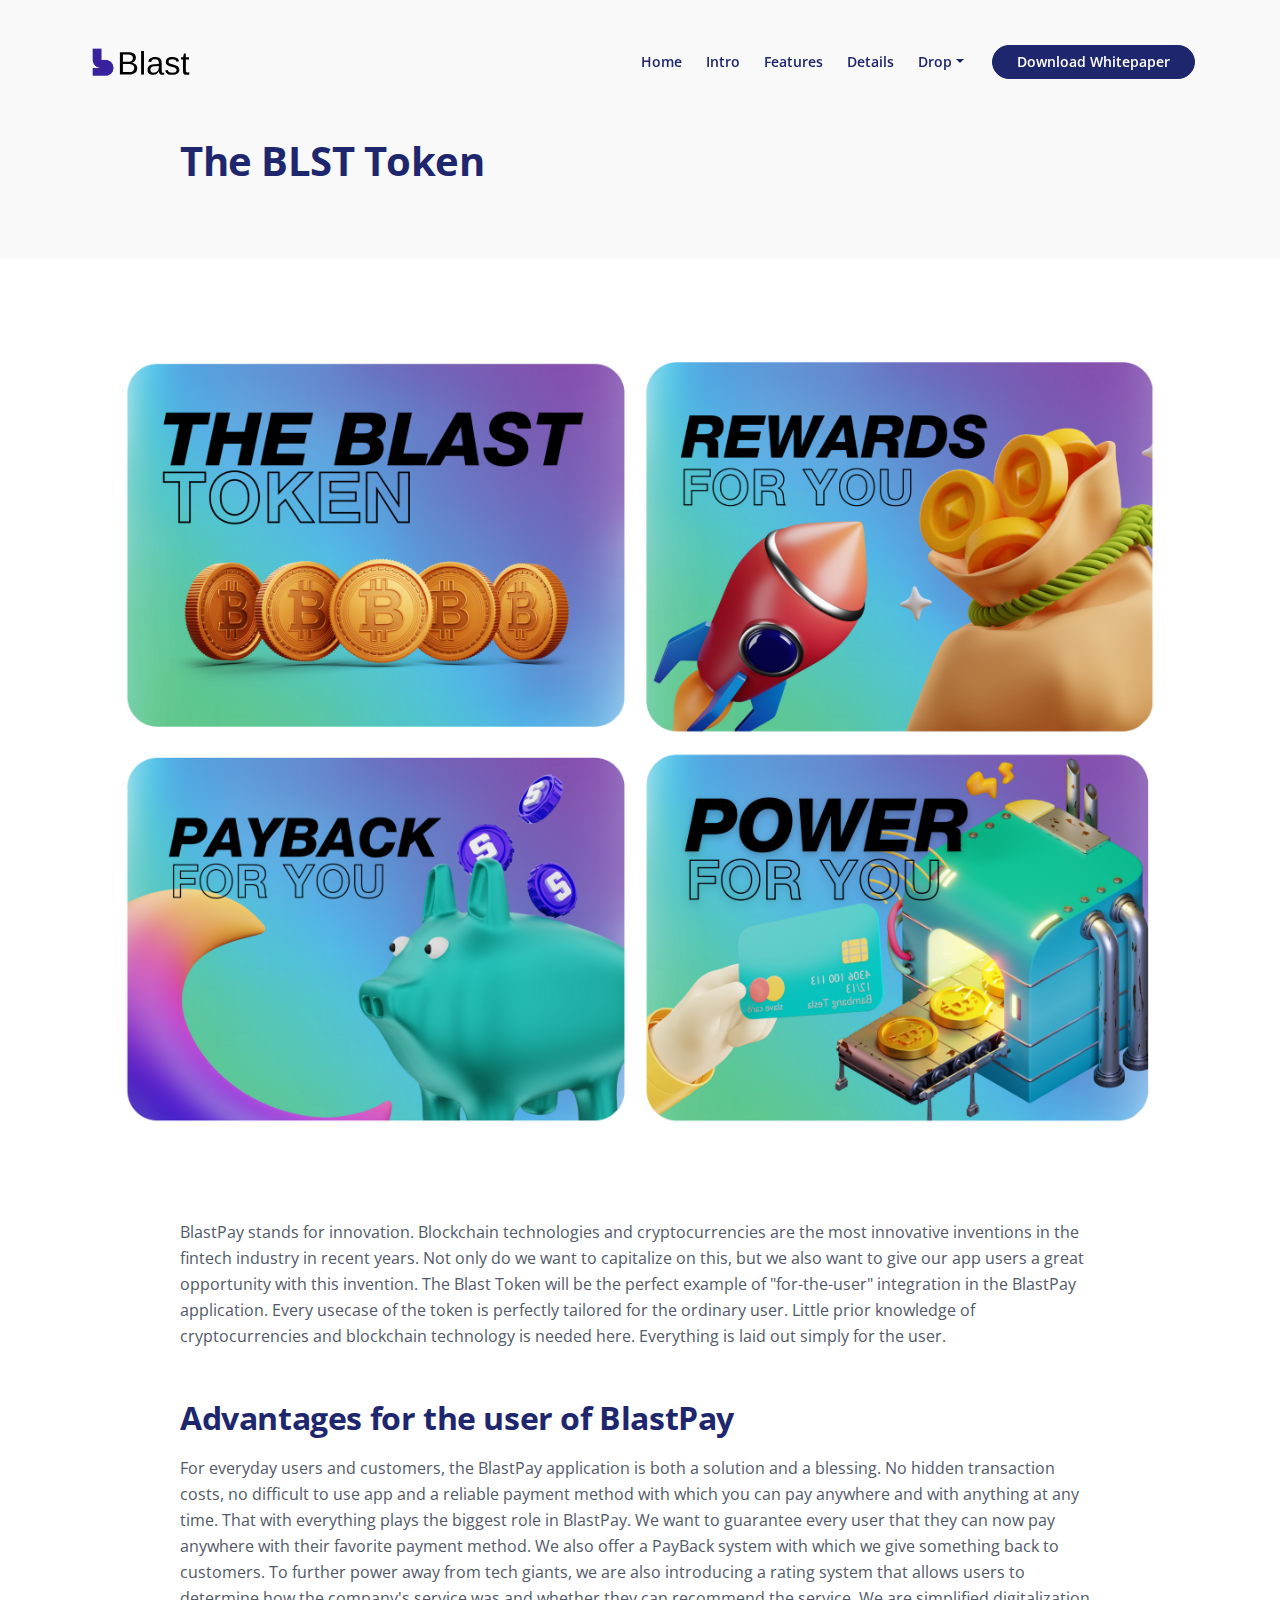
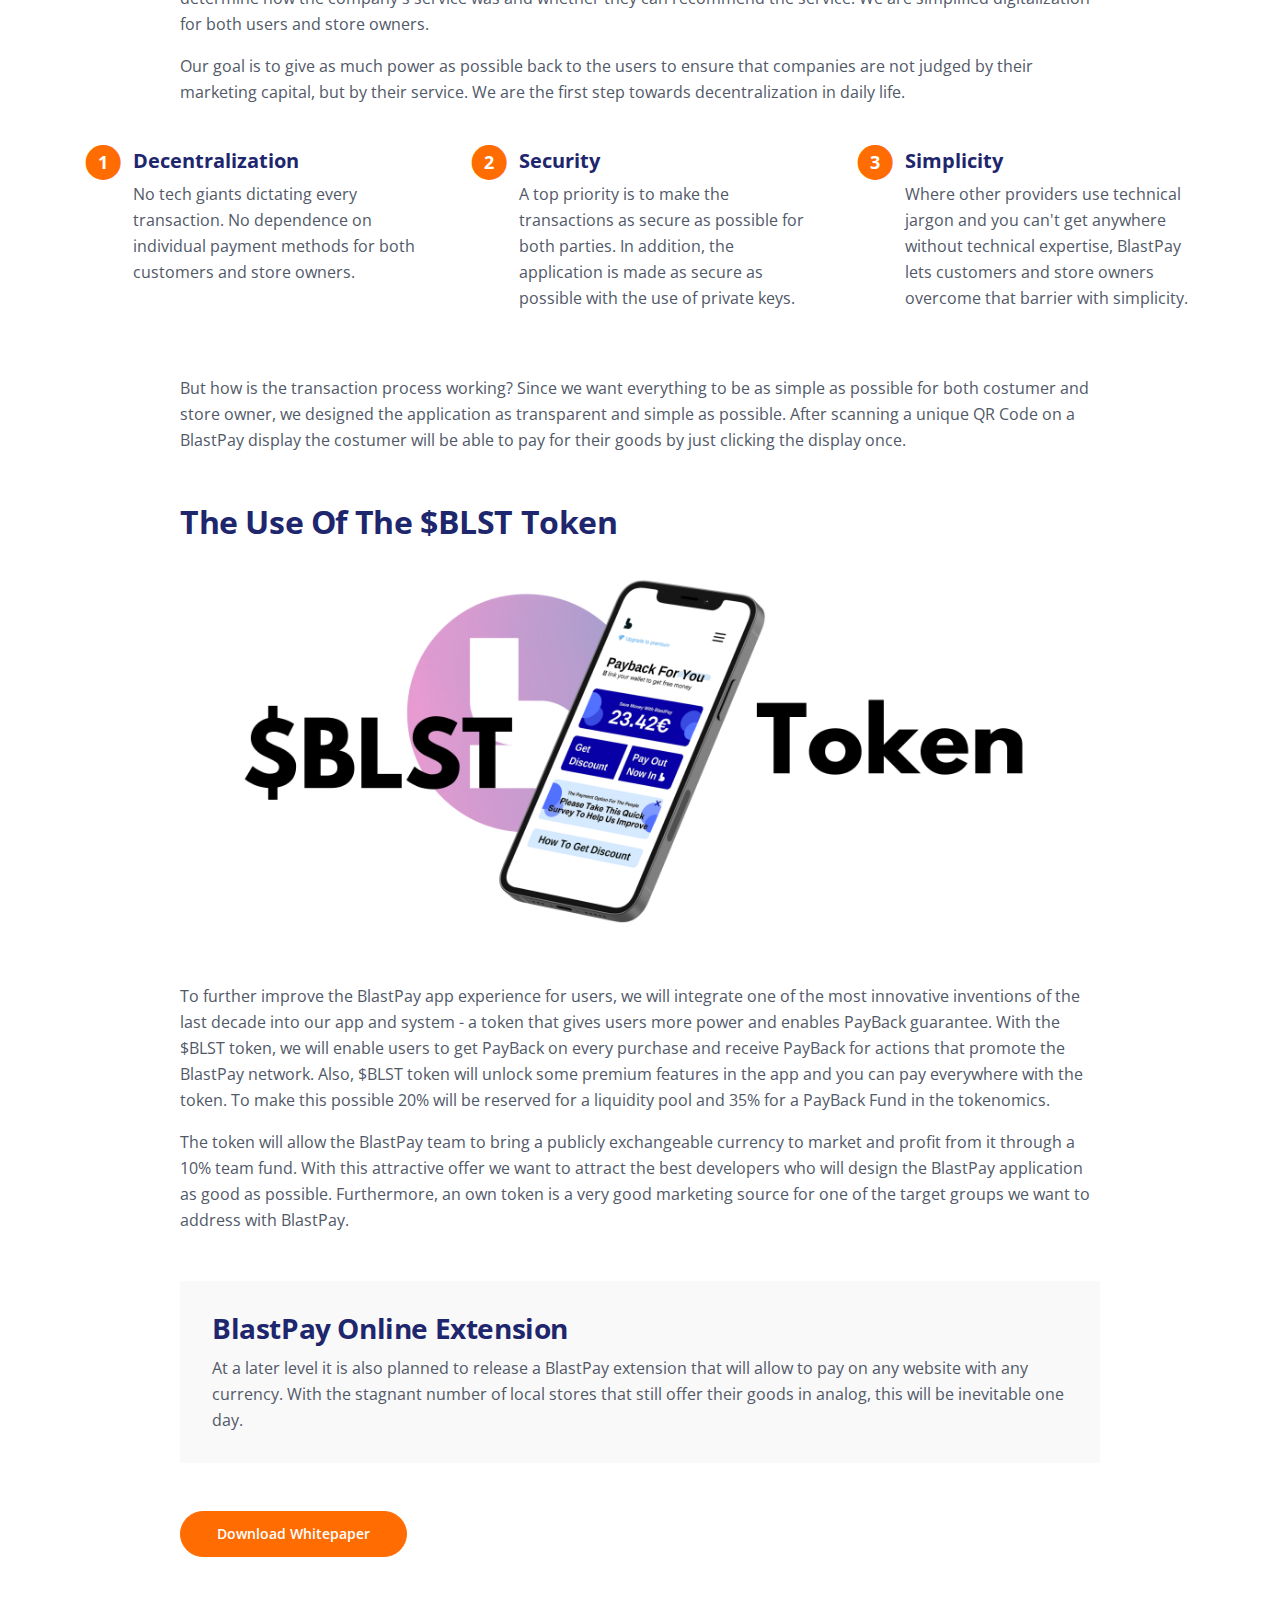
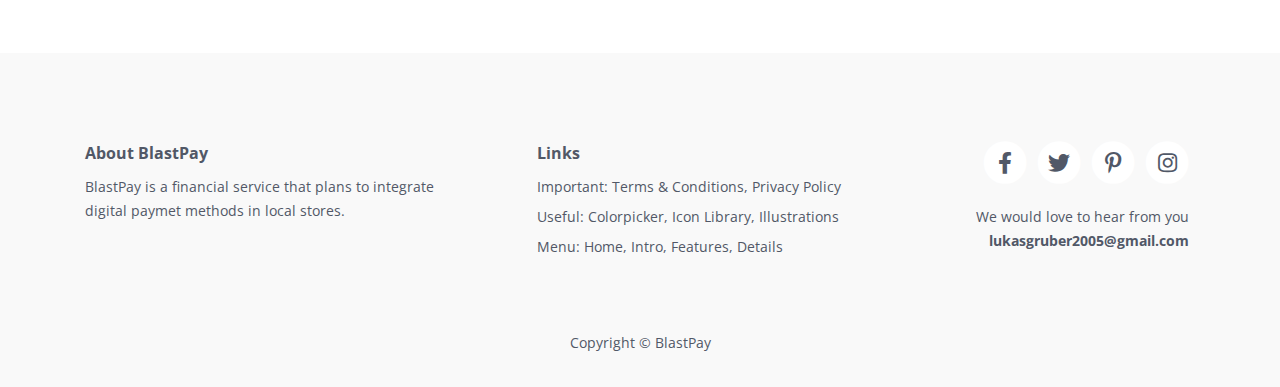
<file: blog.html>
<!DOCTYPE html>
<html lang="en">
<head>
    <meta charset="utf-8">
    <meta name="viewport" content="width=device-width, initial-scale=1, shrink-to-fit=no">
    
    <!-- SEO Meta Tags -->
    <meta name="description" content="Decentralization. Security. Simplicity. Three little words that nevertheless describe a huge wave in the tech boom, taking power from big companies and giving it back to the user.">
    <meta name="author" content="BlastPay">

    <!-- OG Meta Tags to improve the way the post looks when you share the page on Facebook, Twitter, LinkedIn -->
	<meta property="og:site_name" content="info" /> <!-- website name -->
	<meta property="og:site" content="" /> <!-- website link -->
	<meta property="og:title" content=""/> <!-- title shown in the actual shared post -->
	<meta property="og:description" content="" /> <!-- description shown in the actual shared post -->
	<meta property="og:image" content="" /> <!-- image link, make sure it's jpg -->
	<meta property="og:url" content="" /> <!-- where do you want your post to link to -->
	<meta name="twitter:card" content="summary_large_image"> <!-- to have large image post format in Twitter -->

    <!-- Webpage Title -->
    <title>The BLST Token</title>
    
    <!-- Styles -->
    <link rel="preconnect" href="https://fonts.gstatic.com">
    <link href="https://fonts.googleapis.com/css2?family=Open+Sans:ital,wght@0,400;0,600;0,700;1,400;1,600&display=swap" rel="stylesheet">
    <link href="css/bootstrap.css" rel="stylesheet">
    <link href="css/fontawesome-all.css" rel="stylesheet">
    <link href="css/swiper.css" rel="stylesheet">
	<link href="css/magnific-popup.css" rel="stylesheet">
	<link href="css/styles.css" rel="stylesheet">
	
	<!-- Favicon  -->
    <link rel="icon" href="images/favicon.png">
</head>
<body data-spy="scroll" data-target=".fixed-top">
    
    <!-- Navigation -->
    <nav class="navbar navbar-expand-lg fixed-top navbar-light">
        <div class="container">
            
            <!-- Text Logo - Use this if you don't have a graphic logo -->
            <!-- <a class="navbar-brand logo-text page-scroll" href="index.html">Kora</a> -->

            <!-- Image Logo -->
            <a class="navbar-brand logo-image" href="index.html"><img src="images/logo.svg" alt="alternative"></a> 

            <button class="navbar-toggler p-0 border-0" type="button" data-toggle="offcanvas">
                <span class="navbar-toggler-icon"></span>
            </button>

            <div class="navbar-collapse offcanvas-collapse" id="navbarsExampleDefault">
                <ul class="navbar-nav ml-auto">
                    <li class="nav-item">
                        <a class="nav-link page-scroll" href="index.html#header">Home <span class="sr-only">(current)</span></a>
                    </li>
                    <li class="nav-item">
                        <a class="nav-link page-scroll" href="index.html#intro">Intro</a>
                    </li>
                    <li class="nav-item">
                        <a class="nav-link page-scroll" href="index.html#features">Features</a>
                    </li>
                    <li class="nav-item">
                        <a class="nav-link page-scroll" href="index.html#details">Details</a>
                    </li>
                    <li class="nav-item dropdown">
                        <a class="nav-link dropdown-toggle" href="#" id="dropdown01" data-toggle="dropdown" aria-haspopup="true" aria-expanded="false">Drop</a>
                        <div class="dropdown-menu" aria-labelledby="dropdown01">
                            <a class="dropdown-item page-scroll" href="article.html">What is BlastPay</a>
                            <div class="dropdown-divider"></div>
                            <a class="dropdown-item page-scroll" href="#">Terms Conditions</a>
                            <div class="dropdown-divider"></div>
                            <a class="dropdown-item page-scroll" href="#">Privacy Policy</a>
                        </div>
                    </li>
                </ul>
                <span class="nav-item">
                    <a class="btn-solid-sm page-scroll" href="BlastPayV1.pdf" download="BlastPayV1.pdf">Download Whitepaper</a>
                </span>
            </div> <!-- end of navbar-collapse -->
        </div> <!-- end of container -->
    </nav> <!-- end of navbar -->
    <!-- end of navigation -->


    <!-- Header -->
    <header class="ex-header">
        <div class="container">
            <div class="row">
                <div class="col-xl-10 offset-xl-1">
                    <h1>The BLST Token</h1>
                </div> <!-- end of col -->
            </div> <!-- end of row -->
        </div> <!-- end of container -->
    </header> <!-- end of ex-header -->
    <!-- end of header -->


    <!-- Basic -->
    <div class="ex-basic-1 pt-5 pb-5">
        <div class="container">
            <div class="row">
                <div class="col-lg-12">
                    <img class="img-fluid mt-5 mb-3" src="Untitled design-46.png" alt="alternative">
                </div> <!-- end of col -->
            </div> <!-- end of row -->
        </div> <!-- end of container -->
    </div> <!-- end of ex-basic-1 -->
    <!-- end of basic -->


    <!-- Basic -->
    <div class="ex-basic-1 pt-4">
        <div class="container">
            <div class="row">
                <div class="col-xl-10 offset-xl-1">
                    <p>BlastPay stands for innovation. Blockchain technologies and cryptocurrencies are the most innovative inventions in the fintech industry in recent years. Not only do we want to capitalize on this, but we also want to give our app users a great opportunity with this invention. The Blast Token will be the perfect example of "for-the-user" integration in the BlastPay application. Every usecase of the token is perfectly tailored for the ordinary user. Little prior knowledge of cryptocurrencies and blockchain technology is needed here. Everything is laid out simply for the user. </p>
                    <p class="mb-5"></p>

                    <h2 class="mb-3">Advantages for the user of BlastPay</h2>
                    <p>For everyday users and customers, the BlastPay application is both a solution and a blessing. No hidden transaction costs, no difficult to use app and a reliable payment method with which you can pay anywhere and with anything at any time. That with everything plays the biggest role in BlastPay. We want to guarantee every user that they can now pay anywhere with their favorite payment method. We also offer a PayBack system with which we give something back to customers. To further power away from tech giants, we are also introducing a rating system that allows users to determine how the company's service was and whether they can recommend the service. We are simplified digitalization for both users and store owners.</p>
                    <p class="mb-4">Our goal is to give as much power as possible back to the users to ensure that companies are not judged by their marketing capital, but by their service. We are the first step towards decentralization in daily life.</p>
                </div> <!-- end of col -->
            </div> <!-- end of row -->
        </div> <!-- end of container -->
    </div> <!-- end of ex-basic-1 -->
    <!-- end of basic -->


    <!-- Cards -->
    <div class="ex-cards-1 pt-3 pb-3">
        <div class="container">
            <div class="row">
                <div class="col-lg-12">
                    
                    <!-- Card -->
                    <div class="card">
                        <ul class="list-unstyled">
                            <li class="media">
                                <span class="fa-stack">
                                    <span class="fas fa-circle fa-stack-2x"></span>
                                    <span class="fa-stack-1x">1</span>
                                </span>
                                <div class="media-body">
                                    <h5>Decentralization</h5>
                                    <p>No tech giants dictating every transaction. No dependence on individual payment methods for both customers and store owners.</p>
                                </div>
                            </li>
                        </ul>
                    </div> <!-- end of card -->
                    <!-- end of card -->

                    <!-- Card -->
                    <div class="card">
                        <ul class="list-unstyled">
                            <li class="media">
                                <span class="fa-stack">
                                    <span class="fas fa-circle fa-stack-2x"></span>
                                    <span class="fa-stack-1x">2</span>
                                </span>
                                <div class="media-body">
                                    <h5>Security</h5>
                                    <p>A top priority is to make the transactions as secure as possible for both parties. In addition, the application is made as secure as possible with the use of private keys.</p>
                                </div>
                            </li>
                        </ul>
                    </div> <!-- end of card -->
                    <!-- end of card -->

                    <!-- Card -->
                    <div class="card">
                        <ul class="list-unstyled">
                            <li class="media">
                                <span class="fa-stack">
                                    <span class="fas fa-circle fa-stack-2x"></span>
                                    <span class="fa-stack-1x">3</span>
                                </span>
                                <div class="media-body">
                                    <h5>Simplicity </h5>
                                    <p>Where other providers use technical jargon and you can't get anywhere without technical expertise, BlastPay lets customers and store owners overcome that barrier with simplicity.</p>
                                </div>
                            </li>
                        </ul>
                    </div> <!-- end of card -->
                    <!-- end of card -->

                </div> <!-- end of col -->   
            </div> <!-- end of row -->   
        </div> <!-- end of container -->   
    </div> <!-- end of ex-cards-1 -->
    <!-- end of cards -->


    <!-- Basic -->
    <div class="ex-basic-1 pt-3 pb-5">
        <div class="container">
            <div class="row">
                <div class="col-xl-10 offset-xl-1">
                    <p class="mb-5">But how is the transaction process working? Since we want everything to be as simple as possible for both costumer and store owner, we designed the application as transparent and simple as possible. After scanning a unique QR Code on a BlastPay display the costumer will be able to pay for their goods by just clicking the display once.</p>
                    <h2 class="mb-4">The Use Of The $BLST Token</h2>
                    <img class="img-fluid mb-5" src="$BLST.png" alt="alternative">
                    <p>To further improve the BlastPay app experience for users, we will integrate one of the most innovative inventions of the last decade into our app and system - a token that gives users more power and enables PayBack guarantee. With the $BLST token, we will enable users to get PayBack on every purchase and receive PayBack for actions that promote the BlastPay network. Also, $BLST token will unlock some premium features in the app and you can pay everywhere with the token. To make this possible 20% will be reserved for a liquidity pool and 35% for a PayBack Fund in the tokenomics.</p>
                    <p class="mb-5">The token will allow the BlastPay team to bring a publicly exchangeable currency to market and profit from it through a 10% team fund. With this attractive offer we want to attract the best developers who will design the BlastPay application as good as possible. Furthermore, an own token is a very good marketing source for one of the target groups we want to address with BlastPay.</p>
                    <div class="text-box mb-5">
                        <h3>BlastPay Online Extension</h3>
                        <p>At a later level it is also planned to release a BlastPay extension that will allow to pay on any website with any currency. With the stagnant number of local stores that still offer their goods in analog, this will be inevitable one day.</p>
                    </div> <!-- end of text-box -->
                  

                    <a class="btn-solid-reg mb-5" href="BlastPayV1.pdf" download="BlastPayV1.pdf">Download Whitepaper</a>
                </div> <!-- end of col -->
            </div> <!-- end of row -->
        </div> <!-- end of container -->
    </div> <!-- end of ex-basic-1 -->
    <!-- end of basic -->


    <!-- Footer -->
    <div class="footer">
        <div class="container">
            <div class="row">
                <div class="col-lg-12">
                    <div class="footer-col first">
                        <h6>About BlastPay</h6>
                        <p class="p-small">BlastPay is a financial service that plans to integrate digital paymet methods in local stores.</p>
                    </div> <!-- end of footer-col -->
                    <div class="footer-col second">
                        <h6>Links</h6>
                        <ul class="list-unstyled li-space-lg p-small">
                            <li>Important: <a href="#">Terms & Conditions</a>, <a href="#">Privacy Policy</a></li>
                            <li>Useful: <a href="#">Colorpicker</a>, <a href="#">Icon Library</a>, <a href="#">Illustrations</a></li>
                            <li>Menu: <a class="page-scroll" href="#header">Home</a>, <a class="page-scroll" href="#intro">Intro</a>, <a class="page-scroll" href="#features">Features</a>, <a class="page-scroll" href="#details">Details</a></li>
                        </ul>
                    </div> <!-- end of footer-col -->
                    <div class="footer-col third">
                        <span class="fa-stack">
                            <a href="#your-link">
                                <i class="fas fa-circle fa-stack-2x"></i>
                                <i class="fab fa-facebook-f fa-stack-1x"></i>
                            </a>
                        </span>
                        <span class="fa-stack">
                            <a href="#your-link">
                                <i class="fas fa-circle fa-stack-2x"></i>
                                <i class="fab fa-twitter fa-stack-1x"></i>
                            </a>
                        </span>
                        <span class="fa-stack">
                            <a href="#your-link">
                                <i class="fas fa-circle fa-stack-2x"></i>
                                <i class="fab fa-pinterest-p fa-stack-1x"></i>
                            </a>
                        </span>
                        <span class="fa-stack">
                            <a href="#your-link">
                                <i class="fas fa-circle fa-stack-2x"></i>
                                <i class="fab fa-instagram fa-stack-1x"></i>
                            </a>
                        </span>
                        <p class="p-small">We would love to hear from you <a href="mailto:lukasgruber2005@gmail.com"><strong>lukasgruber2005@gmail.com</strong></a></p>
                    </div> <!-- end of footer-col -->
                </div> <!-- end of col -->
            </div> <!-- end of row -->
        </div> <!-- end of container -->
    </div> <!-- end of footer -->  
    <!-- end of footer -->


    <!-- Copyright -->
    <div class="copyright">
        <div class="container">
            <div class="row">
                <div class="col-lg-12">
                    <p class="p-small">Copyright © <a href="BlastPayV1.pdf" download="BlastPayV1.pdf">BlastPay</a></p>
                </div> <!-- end of col -->
            </div> <!-- enf of row -->
        </div> <!-- end of container -->
    </div> <!-- end of copyright --> 
    <!-- end of copyright -->
    
    	
    <!-- Scripts -->
    <script src="js/jquery.min.js"></script> <!-- jQuery for Bootstrap's JavaScript plugins -->
    <script src="js/bootstrap.min.js"></script> <!-- Bootstrap framework -->
    <script src="js/jquery.easing.min.js"></script> <!-- jQuery Easing for smooth scrolling between anchors -->
    <script src="js/jquery.magnific-popup.js"></script> <!-- Magnific Popup for lightboxes -->
    <script src="js/swiper.min.js"></script> <!-- Swiper for image and text sliders -->
    <script src="js/scripts.js"></script> <!-- Custom scripts -->
</body>
</html>
</file>
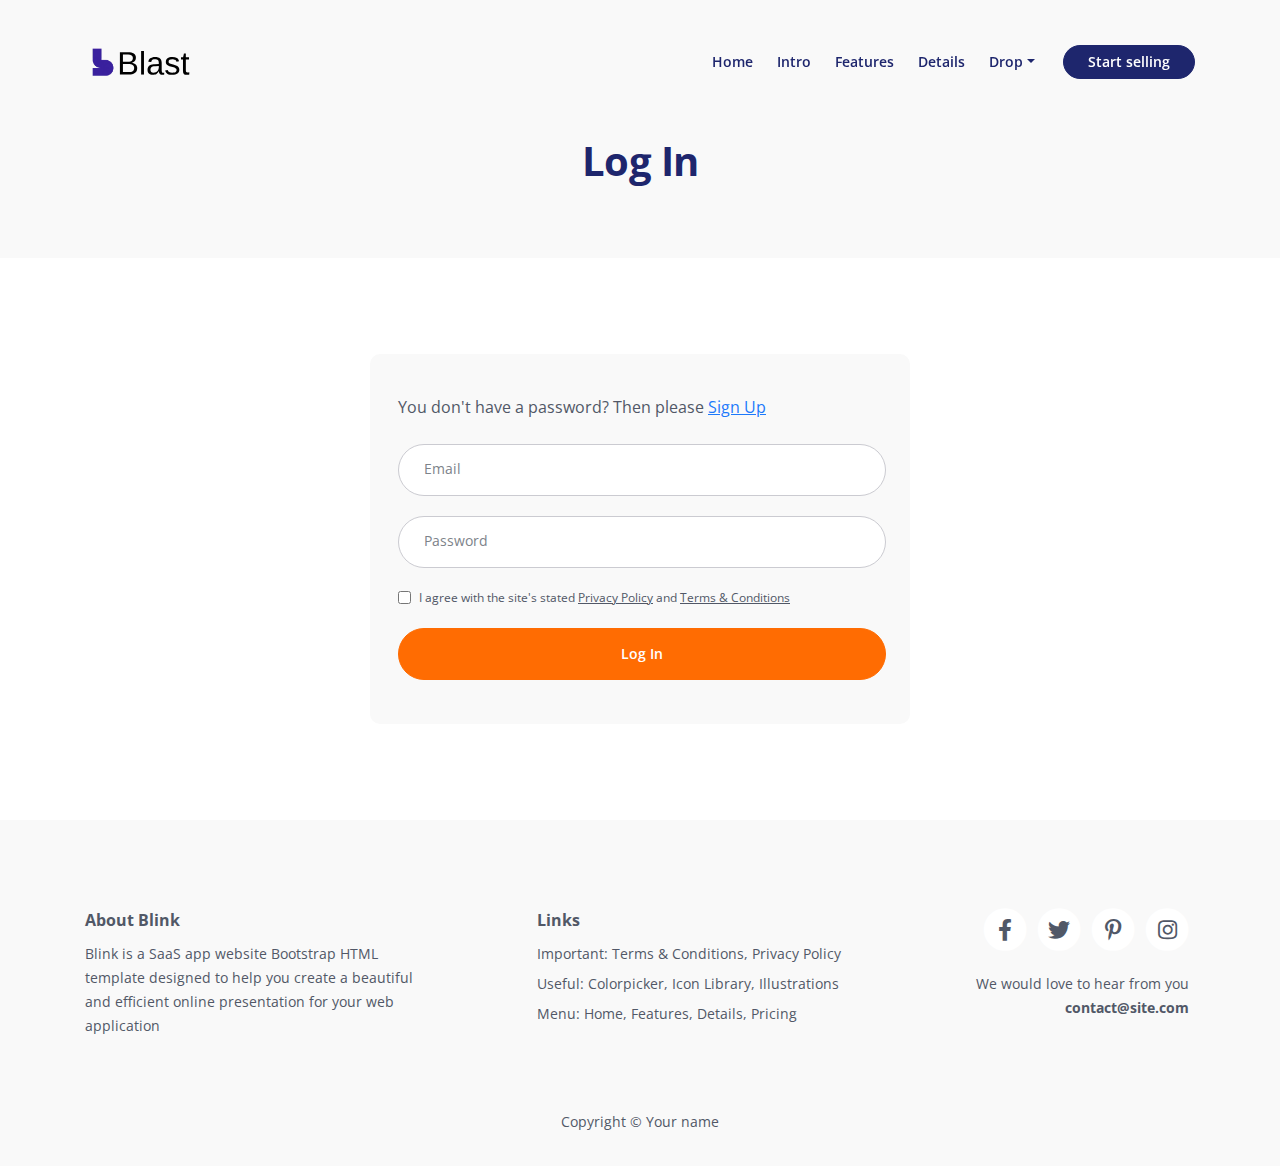
<file: log-in.html>
<!DOCTYPE html>
<html lang="en">
<head>
    <meta charset="utf-8">
    <meta name="viewport" content="width=device-width, initial-scale=1, shrink-to-fit=no">
    
    <!-- SEO Meta Tags -->
    <meta name="description" content="Your description">
    <meta name="author" content="Your name">

    <!-- OG Meta Tags to improve the way the post looks when you share the page on Facebook, Twitter, LinkedIn -->
	<meta property="og:site_name" content="" /> <!-- website name -->
	<meta property="og:site" content="" /> <!-- website link -->
	<meta property="og:title" content=""/> <!-- title shown in the actual shared post -->
	<meta property="og:description" content="" /> <!-- description shown in the actual shared post -->
	<meta property="og:image" content="" /> <!-- image link, make sure it's jpg -->
	<meta property="og:url" content="" /> <!-- where do you want your post to link to -->
	<meta name="twitter:card" content="summary_large_image"> <!-- to have large image post format in Twitter -->

    <!-- Webpage Title -->
    <title>Log In - Kora</title>
    
    <!-- Styles -->
    <link rel="preconnect" href="https://fonts.gstatic.com">
    <link href="https://fonts.googleapis.com/css2?family=Open+Sans:ital,wght@0,400;0,600;0,700;1,400;1,600&display=swap" rel="stylesheet">
    <link href="css/bootstrap.css" rel="stylesheet">
    <link href="css/fontawesome-all.css" rel="stylesheet">
    <link href="css/swiper.css" rel="stylesheet">
	<link href="css/magnific-popup.css" rel="stylesheet">
	<link href="css/styles.css" rel="stylesheet">
	
	<!-- Favicon  -->
    <link rel="icon" href="images/favicon.png">
</head>
<body data-spy="scroll" data-target=".fixed-top">
    
    <!-- Navigation -->
    <nav class="navbar navbar-expand-lg fixed-top navbar-light">
        <div class="container">
            
            <!-- Text Logo - Use this if you don't have a graphic logo -->
            <!-- <a class="navbar-brand logo-text page-scroll" href="index.html">Kora</a> -->

            <!-- Image Logo -->
            <a class="navbar-brand logo-image" href="index.html"><img src="images/logo.svg" alt="alternative"></a> 

            <button class="navbar-toggler p-0 border-0" type="button" data-toggle="offcanvas">
                <span class="navbar-toggler-icon"></span>
            </button>

            <div class="navbar-collapse offcanvas-collapse" id="navbarsExampleDefault">
                <ul class="navbar-nav ml-auto">
                    <li class="nav-item">
                        <a class="nav-link page-scroll" href="index.html#header">Home <span class="sr-only">(current)</span></a>
                    </li>
                    <li class="nav-item">
                        <a class="nav-link page-scroll" href="index.html#intro">Intro</a>
                    </li>
                    <li class="nav-item">
                        <a class="nav-link page-scroll" href="index.html#features">Features</a>
                    </li>
                    <li class="nav-item">
                        <a class="nav-link page-scroll" href="index.html#details">Details</a>
                    </li>
                    <li class="nav-item dropdown">
                        <a class="nav-link dropdown-toggle" href="#" id="dropdown01" data-toggle="dropdown" aria-haspopup="true" aria-expanded="false">Drop</a>
                        <div class="dropdown-menu" aria-labelledby="dropdown01">
                            <a class="dropdown-item page-scroll" href="article.html">Article Details</a>
                            <div class="dropdown-divider"></div>
                            <a class="dropdown-item page-scroll" href="terms.html">Terms Conditions</a>
                            <div class="dropdown-divider"></div>
                            <a class="dropdown-item page-scroll" href="privacy.html">Privacy Policy</a>
                        </div>
                    </li>
                </ul>
                <span class="nav-item">
                    <a class="btn-solid-sm page-scroll" href="sign-up.html">Start selling</a>
                </span>
            </div> <!-- end of navbar-collapse -->
        </div> <!-- end of container -->
    </nav> <!-- end of navbar -->
    <!-- end of navigation -->


    <!-- Header -->
    <header class="ex-header">
        <div class="container">
            <div class="row">
                <div class="col-xl-10 offset-xl-1">
                    <h1 class="text-center">Log In</h1>
                </div> <!-- end of col -->
            </div> <!-- end of row -->
        </div> <!-- end of container -->
    </header> <!-- end of ex-header -->
    <!-- end of header -->
    
    
    <!-- Basic -->
    <div class="ex-form-1 pt-5 pb-5">
        <div class="container">
            <div class="row">
                <div class="col-xl-6 offset-xl-3">
                    <div class="text-box mt-5 mb-5">
                        <p class="mb-4">You don't have a password? Then please <a class="blue" href="sign-up.html">Sign Up</a></p>

                        <!-- Log In Form -->
                        <form id="logInForm">
                            <div class="form-group">
                                <input type="email" class="form-control-input" id="email" required>
                                <label class="label-control" for="email">Email</label>
                            </div>
                            <div class="form-group">
                                <input type="text" class="form-control-input" id="password" required>
                                <label class="label-control" for="password">Password</label>
                            </div>
                            <div class="form-group checkbox">
                                <input type="checkbox" id="terms" value="Agreed-to-Terms" required>I agree with the site's stated <a href="privacy.html">Privacy Policy</a> and <a href="terms.html">Terms & Conditions</a>
                            </div>
                            <div class="form-group">
                                <button type="submit" class="form-control-submit-button">Log In</button>
                            </div>
                        </form>
                        <!-- end of log in form -->

                    </div> <!-- end of text-box -->
                </div> <!-- end of col -->
            </div> <!-- end of row -->
        </div> <!-- end of container -->
    </div> <!-- end of ex-basic-1 -->
    <!-- end of basic -->


    <!-- Footer -->
    <div class="footer">
        <div class="container">
            <div class="row">
                <div class="col-lg-12">
                    <div class="footer-col first">
                        <h6>About Blink</h6>
                        <p class="p-small">Blink is a SaaS app website Bootstrap HTML template designed to help you create a beautiful and efficient online presentation for your web application</p>
                    </div> <!-- end of footer-col -->
                    <div class="footer-col second">
                        <h6>Links</h6>
                        <ul class="list-unstyled li-space-lg p-small">
                            <li>Important: <a href="terms.html">Terms & Conditions</a>, <a href="privacy.html">Privacy Policy</a></li>
                            <li>Useful: <a href="#">Colorpicker</a>, <a href="#">Icon Library</a>, <a href="#">Illustrations</a></li>
                            <li>Menu: <a class="page-scroll" href="#header">Home</a>, <a class="page-scroll" href="#features">Features</a>, <a class="page-scroll" href="#details">Details</a>, <a class="page-scroll" href="#pricing">Pricing</a></li>
                        </ul>
                    </div> <!-- end of footer-col -->
                    <div class="footer-col third">
                        <span class="fa-stack">
                            <a href="#your-link">
                                <i class="fas fa-circle fa-stack-2x"></i>
                                <i class="fab fa-facebook-f fa-stack-1x"></i>
                            </a>
                        </span>
                        <span class="fa-stack">
                            <a href="#your-link">
                                <i class="fas fa-circle fa-stack-2x"></i>
                                <i class="fab fa-twitter fa-stack-1x"></i>
                            </a>
                        </span>
                        <span class="fa-stack">
                            <a href="#your-link">
                                <i class="fas fa-circle fa-stack-2x"></i>
                                <i class="fab fa-pinterest-p fa-stack-1x"></i>
                            </a>
                        </span>
                        <span class="fa-stack">
                            <a href="#your-link">
                                <i class="fas fa-circle fa-stack-2x"></i>
                                <i class="fab fa-instagram fa-stack-1x"></i>
                            </a>
                        </span>
                        <p class="p-small">We would love to hear from you <a href="mailto:contact@site.com"><strong>contact@site.com</strong></a></p>
                    </div> <!-- end of footer-col -->
                </div> <!-- end of col -->
            </div> <!-- end of row -->
        </div> <!-- end of container -->
    </div> <!-- end of footer -->  
    <!-- end of footer -->


    <!-- Copyright -->
    <div class="copyright">
        <div class="container">
            <div class="row">
                <div class="col-lg-12">
                    <p class="p-small">Copyright © <a href="#your-link">Your name</a></p>
                </div> <!-- end of col -->
            </div> <!-- enf of row -->
        </div> <!-- end of container -->
    </div> <!-- end of copyright --> 
    <!-- end of copyright -->
    
    	
    <!-- Scripts -->
    <script src="js/jquery.min.js"></script> <!-- jQuery for Bootstrap's JavaScript plugins -->
    <script src="js/bootstrap.min.js"></script> <!-- Bootstrap framework -->
    <script src="js/jquery.easing.min.js"></script> <!-- jQuery Easing for smooth scrolling between anchors -->
    <script src="js/jquery.magnific-popup.js"></script> <!-- Magnific Popup for lightboxes -->
    <script src="js/swiper.min.js"></script> <!-- Swiper for image and text sliders -->
    <script src="js/scripts.js"></script> <!-- Custom scripts -->
</body>
</html>
</file>
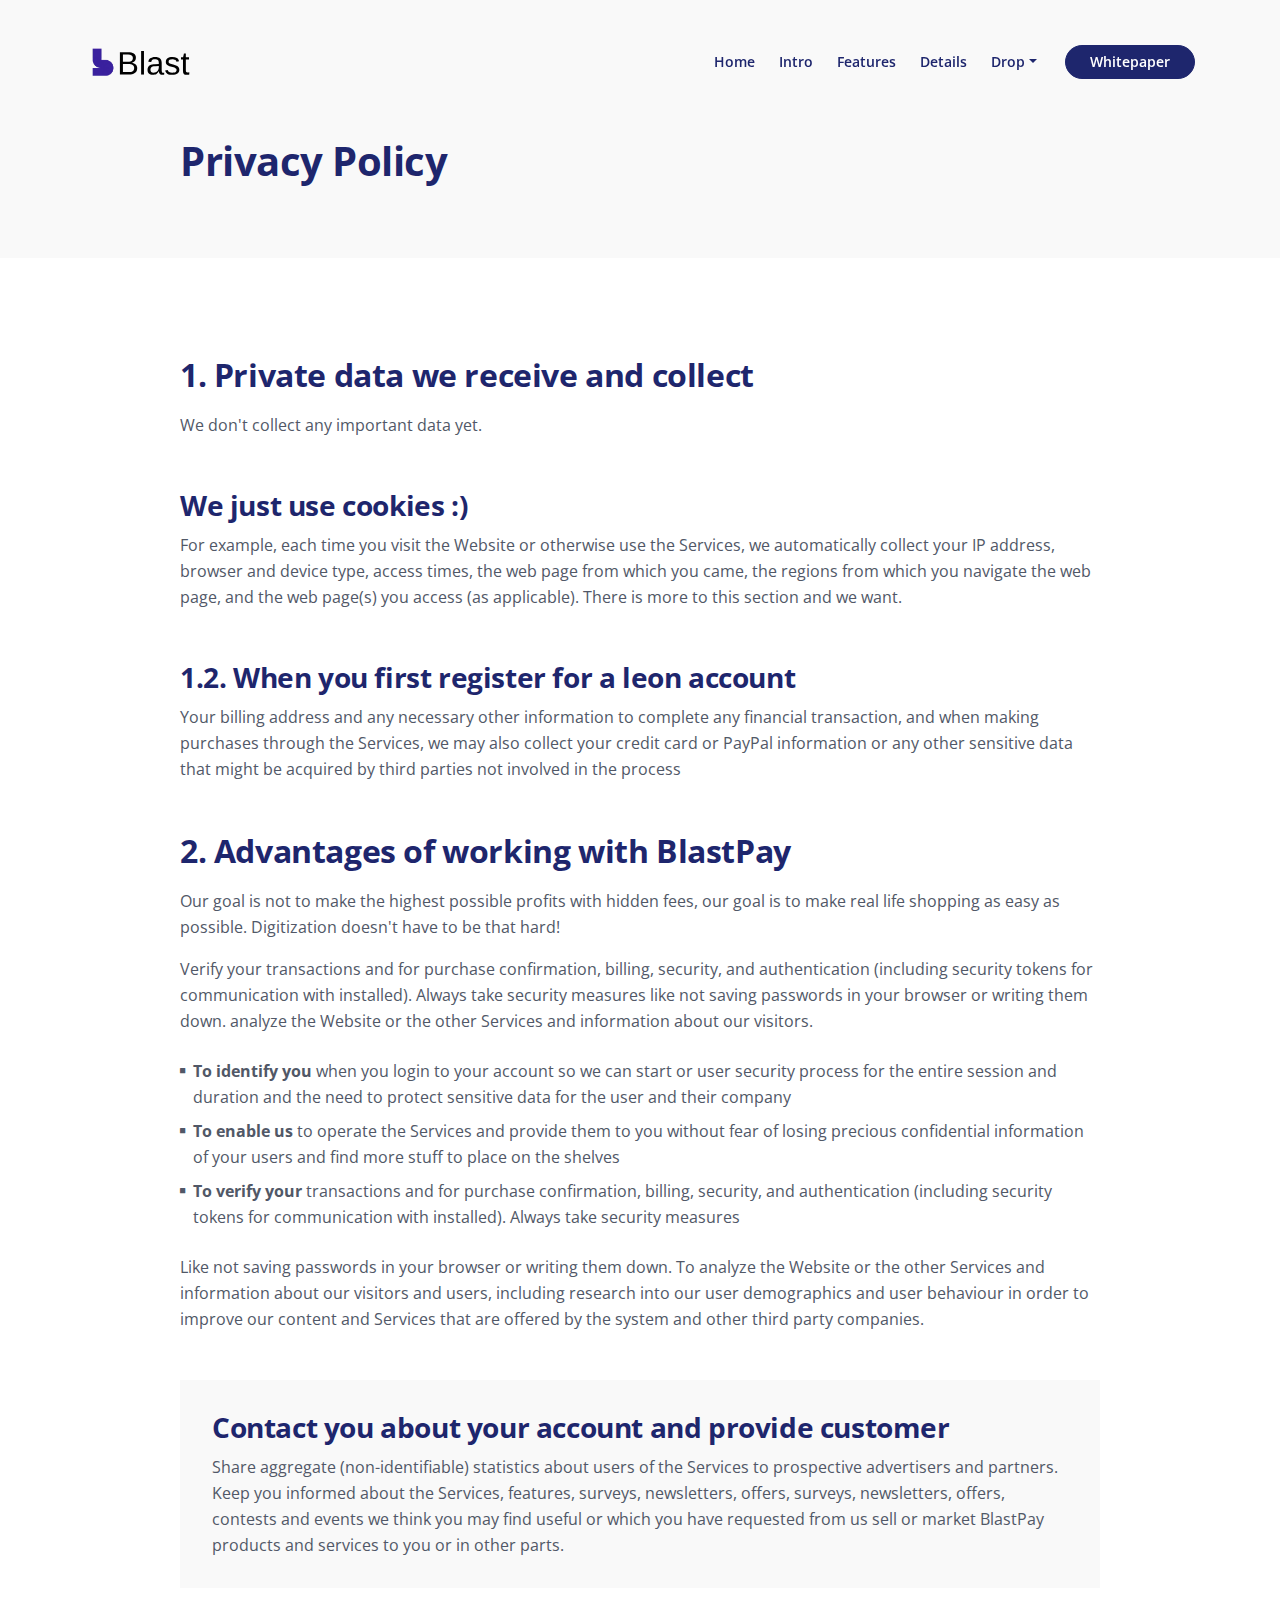
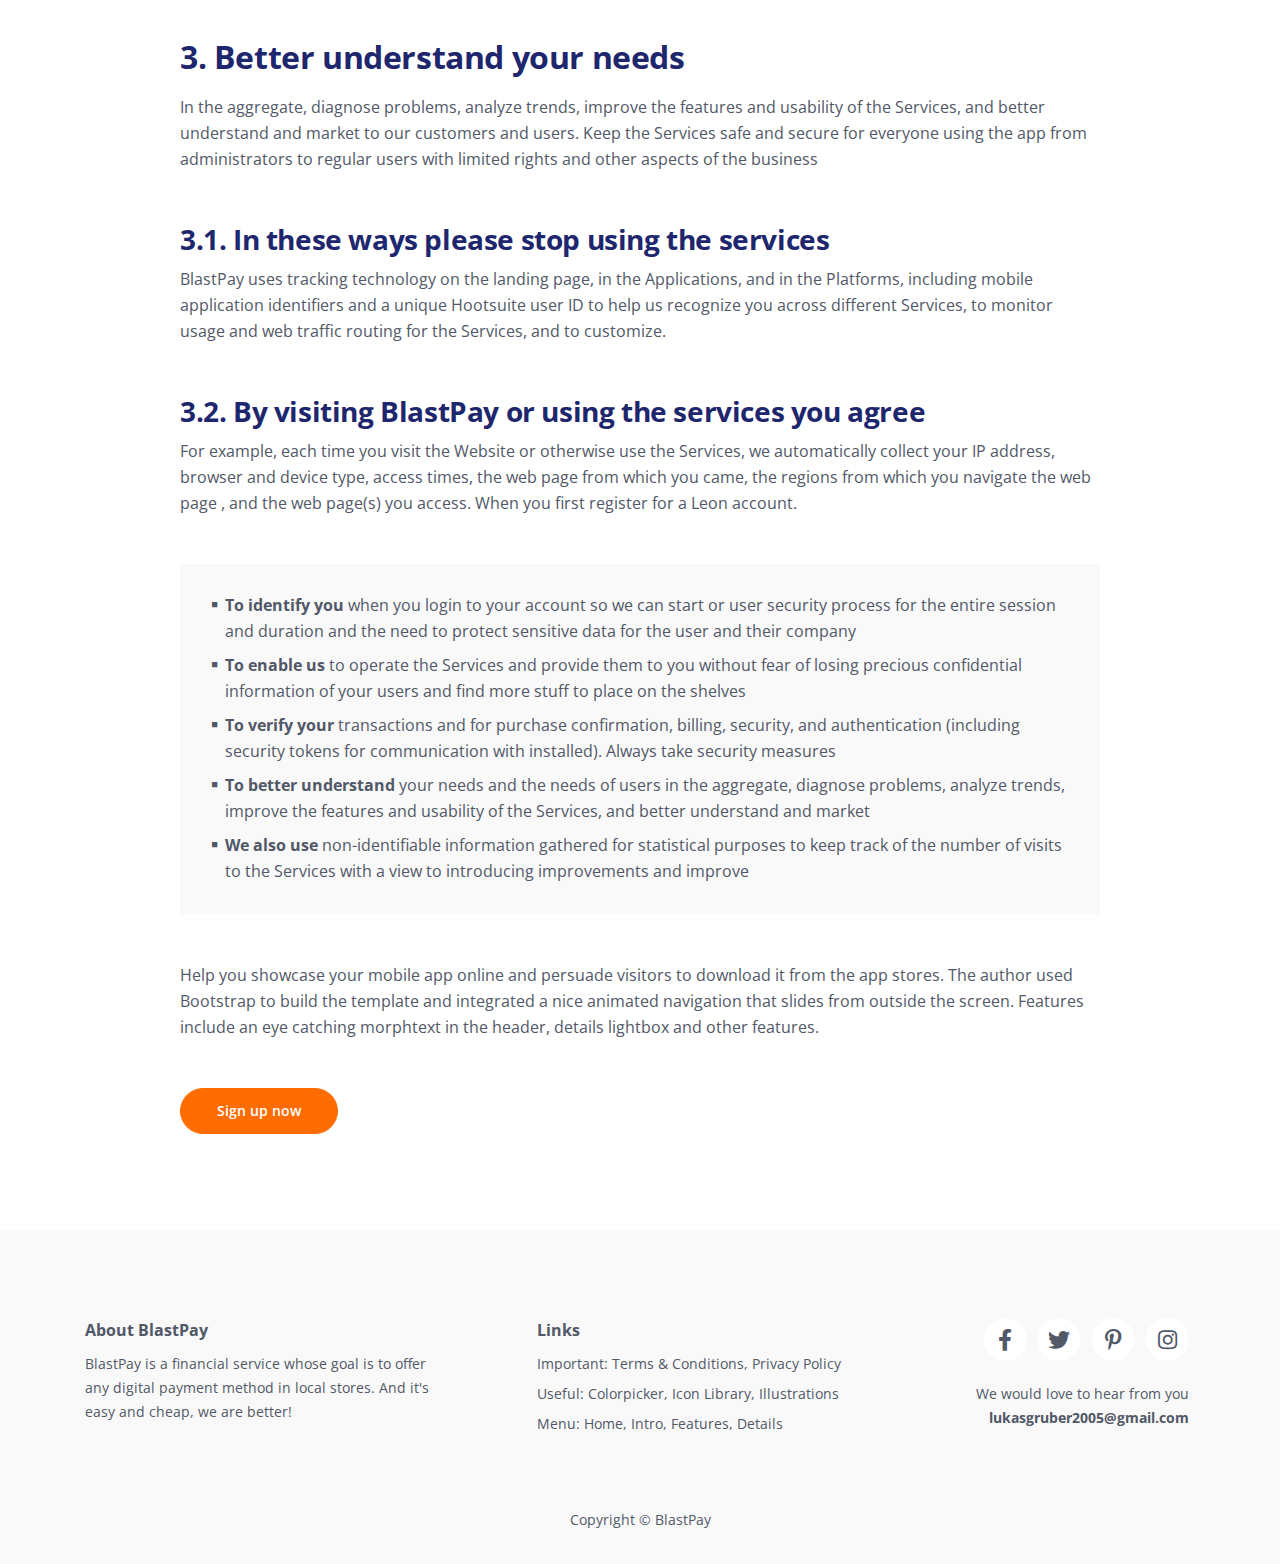
<file: privacy.html>
<!DOCTYPE html>
<html lang="en">
<head>
    <meta charset="utf-8">
    <meta name="viewport" content="width=device-width, initial-scale=1, shrink-to-fit=no">
    
    <!-- SEO Meta Tags -->
    <meta name="description" content="Your description">
    <meta name="author" content="Your name">

    <!-- OG Meta Tags to improve the way the post looks when you share the page on Facebook, Twitter, LinkedIn -->
	<meta property="og:site_name" content="" /> <!-- website name -->
	<meta property="og:site" content="" /> <!-- website link -->
	<meta property="og:title" content=""/> <!-- title shown in the actual shared post -->
	<meta property="og:description" content="" /> <!-- description shown in the actual shared post -->
	<meta property="og:image" content="" /> <!-- image link, make sure it's jpg -->
	<meta property="og:url" content="" /> <!-- where do you want your post to link to -->
	<meta name="twitter:card" content="summary_large_image"> <!-- to have large image post format in Twitter -->

    <!-- Webpage Title -->
    <title>Privacy Policy - BlastPay</title>
    
    <!-- Styles -->
    <link rel="preconnect" href="https://fonts.gstatic.com">
    <link href="https://fonts.googleapis.com/css2?family=Open+Sans:ital,wght@0,400;0,600;0,700;1,400;1,600&display=swap" rel="stylesheet">
    <link href="css/bootstrap.css" rel="stylesheet">
    <link href="css/fontawesome-all.css" rel="stylesheet">
    <link href="css/swiper.css" rel="stylesheet">
	<link href="css/magnific-popup.css" rel="stylesheet">
	<link href="css/styles.css" rel="stylesheet">
	
	<!-- Favicon  -->
    <link rel="icon" href="images/favicon.png">
</head>
<body data-spy="scroll" data-target=".fixed-top">
    
    <!-- Navigation -->
    <nav class="navbar navbar-expand-lg fixed-top navbar-light">
        <div class="container">
            
            <!-- Text Logo - Use this if you don't have a graphic logo -->
            <!-- <a class="navbar-brand logo-text page-scroll" href="index.html">Kora</a> -->

            <!-- Image Logo -->
            <a class="navbar-brand logo-image" href="index.html"><img src="images/logo.svg" alt="alternative"></a> 

            <button class="navbar-toggler p-0 border-0" type="button" data-toggle="offcanvas">
                <span class="navbar-toggler-icon"></span>
            </button>

            <div class="navbar-collapse offcanvas-collapse" id="navbarsExampleDefault">
                <ul class="navbar-nav ml-auto">
                    <li class="nav-item">
                        <a class="nav-link page-scroll" href="index.html#header">Home <span class="sr-only">(current)</span></a>
                    </li>
                    <li class="nav-item">
                        <a class="nav-link page-scroll" href="index.html#intro">Intro</a>
                    </li>
                    <li class="nav-item">
                        <a class="nav-link page-scroll" href="index.html#features">Features</a>
                    </li>
                    <li class="nav-item">
                        <a class="nav-link page-scroll" href="index.html#details">Details</a>
                    </li>
                    <li class="nav-item dropdown">
                        <a class="nav-link dropdown-toggle" href="#" id="dropdown01" data-toggle="dropdown" aria-haspopup="true" aria-expanded="false">Drop</a>
                        <div class="dropdown-menu" aria-labelledby="dropdown01">
                            <a class="dropdown-item page-scroll" href="article.html">Article Details</a>
                            <div class="dropdown-divider"></div>
                            <a class="dropdown-item page-scroll" href="terms.html">Terms Conditions</a>
                            <div class="dropdown-divider"></div>
                            <a class="dropdown-item page-scroll" href="privacy.html">Privacy Policy</a>
                        </div>
                    </li>
                </ul>
                <span class="nav-item">
                    <a class="btn-solid-sm page-scroll" href="sign-up.html">Whitepaper</a>
                </span>
            </div> <!-- end of navbar-collapse -->
        </div> <!-- end of container -->
    </nav> <!-- end of navbar -->
    <!-- end of navigation -->


    <!-- Header -->
    <header class="ex-header">
        <div class="container">
            <div class="row">
                <div class="col-xl-10 offset-xl-1">
                    <h1>Privacy Policy</h1>
                </div> <!-- end of col -->
            </div> <!-- end of row -->
        </div> <!-- end of container -->
    </header> <!-- end of ex-header -->
    <!-- end of header -->


    <!-- Basic -->
    <div class="ex-basic-1 pt-5 pb-5">
        <div class="container">
            <div class="row">
                <div class="col-xl-10 offset-xl-1">
                    <h2 class="mt-5 mb-3">1. Private data we receive and collect</h2>
                    <p class="mb-5">We don't collect any important data yet.</p>
                    <h3>We just use cookies :)</h3>
                    <p class="mb-5">For example, each time you visit the Website or otherwise use the Services, we automatically collect your IP address, browser and device type, access times, the web page from which you came, the regions from which you navigate the web page, and the web page(s) you access (as applicable). There is more to this section and we want.</p>
                    <h3>1.2. When you first register for a leon account</h3>
                    <p class="mb-5">Your billing address and any necessary other information to complete any financial transaction, and when making purchases through the Services, we may also collect your credit card or PayPal information or any other sensitive data that might be acquired by third parties not involved in the process</p>
                    
                    <h2 class="mb-3">2. Advantages of working with BlastPay</h2>
                    <p>Our goal is not to make the highest possible profits with hidden fees, our goal is to make real life shopping as easy as possible. Digitization doesn't have to be that hard!</p>
                    <p class="mb-4">Verify your transactions and for purchase confirmation, billing, security, and authentication (including security tokens for communication with installed). Always take security measures like not saving passwords in your browser or writing them down. analyze the Website or the other Services and information about our visitors.</p>
                    <ul class="list-unstyled li-space-lg mb-4">
                        <li class="media">
                            <i class="fas fa-square"></i>
                            <div class="media-body"><strong>To identify you</strong> when you login to your account so we can start or user security process for the entire session and duration and the need to protect sensitive data for the user and their company</div>
                        </li>
                        <li class="media">
                            <i class="fas fa-square"></i>
                            <div class="media-body"><strong>To enable us</strong> to operate the Services and provide them to you without fear of losing precious confidential information of your users and find more stuff to place on the shelves</div>
                        </li>
                        <li class="media">
                            <i class="fas fa-square"></i>
                            <div class="media-body"><strong>To verify your</strong> transactions and for purchase confirmation, billing, security, and authentication (including security tokens for communication with installed). Always take security measures</div>
                        </li>
                    </ul>
                    <p class="mb-5">Like not saving passwords in your browser or writing them down. To analyze the Website or the other Services and information about our visitors and users, including research into our user demographics and user behaviour in order to improve our content and Services that are offered by the system and other third party companies.</p>
                    <div class="text-box mb-5">
                        <h3>Contact you about your account and provide customer</h3>
                        <p>Share aggregate (non-identifiable) statistics about users of the Services to prospective advertisers and partners. Keep you informed about the Services, features, surveys, newsletters, offers, surveys, newsletters, offers, contests and events we think you may find useful or which you have requested from us sell or market BlastPay products and services to you or in other parts.</p>
                    </div> <!-- end of text-box -->
                    
                    <h2 class="mb-3">3. Better understand your needs</h2>
                    <p class="mb-5"> In the aggregate, diagnose problems, analyze trends, improve the features and usability of the Services, and better understand and market to our customers and users. Keep the Services safe and secure for everyone using the app from administrators to regular users with limited rights and other aspects of the business</p>
                    <h3>3.1. In these ways please stop using the services</h3>
                    <p class="mb-5">BlastPay uses tracking technology on the landing page, in the Applications, and in the Platforms, including mobile application identifiers and a unique Hootsuite user ID to help us recognize you across different Services, to monitor usage and web traffic routing for the Services, and to customize.</p>
                    <h3>3.2. By visiting BlastPay or using the services you agree</h3>
                    <p class="mb-5">For example, each time you visit the Website or otherwise use the Services, we automatically collect your IP address, browser and device type, access times, the web page from which you came, the regions from which you navigate the web page , and the web page(s) you access. When you first register for a Leon account.</p>
                    <div class="text-box mb-5">
                        <ul class="list-unstyled li-space-lg">
                            <li class="media">
                                <i class="fas fa-square"></i>
                                <div class="media-body"><strong>To identify you</strong> when you login to your account so we can start or user security process for the entire session and duration and the need to protect sensitive data for the user and their company</div>
                            </li>
                            <li class="media">
                                <i class="fas fa-square"></i>
                                <div class="media-body"><strong>To enable us</strong> to operate the Services and provide them to you without fear of losing precious confidential information of your users and find more stuff to place on the shelves</div>
                            </li>
                            <li class="media">
                                <i class="fas fa-square"></i>
                                <div class="media-body"><strong>To verify your</strong> transactions and for purchase confirmation, billing, security, and authentication (including security tokens for communication with installed). Always take security measures</div>
                            </li>
                            <li class="media">
                                <i class="fas fa-square"></i>
                                <div class="media-body"><strong>To better understand</strong> your needs and the needs of users in the aggregate, diagnose problems, analyze trends, improve the features and usability of the Services, and better understand and market</div>
                            </li>
                            <li class="media">
                                <i class="fas fa-square"></i>
                                <div class="media-body"><strong>We also use</strong> non-identifiable information gathered for statistical purposes to keep track of the number of visits to the Services with a view to introducing improvements and improve</div>
                            </li>
                        </ul>
                    </div> <!-- end of text-box -->
                    
                    
                    <p class="mb-5">Help you showcase your mobile app online and persuade visitors to download it from the app stores. The author used Bootstrap to build the template and integrated a nice animated navigation that slides from outside the screen. Features include an eye catching morphtext in the header, details lightbox and other features.</p>
                    
                    <a class="btn-solid-reg mb-5" href="index.html#header">Sign up now</a>
                </div> <!-- end of col -->
            </div> <!-- end of row -->
        </div> <!-- end of container -->
    </div> <!-- end of ex-basic-1 -->
    <!-- end of basic -->


    <!-- Footer -->
    <div class="footer">
        <div class="container">
            <div class="row">
                <div class="col-lg-12">
                    <div class="footer-col first">
                        <h6>About BlastPay</h6>
                        <p class="p-small">BlastPay is a financial service whose goal is to offer any digital payment method in local stores. And it's easy and cheap, we are better!</p>
                    </div> <!-- end of footer-col -->
                    <div class="footer-col second">
                        <h6>Links</h6>
                        <ul class="list-unstyled li-space-lg p-small">
                            <li>Important: <a href="terms.html">Terms & Conditions</a>, <a href="privacy.html">Privacy Policy</a></li>
                            <li>Useful: <a href="#">Colorpicker</a>, <a href="#">Icon Library</a>, <a href="#">Illustrations</a></li>
                            <li>Menu: <a class="page-scroll" href="#header">Home</a>, <a class="page-scroll" href="#intro">Intro</a>, <a class="page-scroll" href="#features">Features</a>, <a class="page-scroll" href="#details">Details</a></li>
                        </ul>
                    </div> <!-- end of footer-col -->
                    <div class="footer-col third">
                        <span class="fa-stack">
                            <a href="#your-link">
                                <i class="fas fa-circle fa-stack-2x"></i>
                                <i class="fab fa-facebook-f fa-stack-1x"></i>
                            </a>
                        </span>
                        <span class="fa-stack">
                            <a href="#your-link">
                                <i class="fas fa-circle fa-stack-2x"></i>
                                <i class="fab fa-twitter fa-stack-1x"></i>
                            </a>
                        </span>
                        <span class="fa-stack">
                            <a href="#your-link">
                                <i class="fas fa-circle fa-stack-2x"></i>
                                <i class="fab fa-pinterest-p fa-stack-1x"></i>
                            </a>
                        </span>
                        <span class="fa-stack">
                            <a href="#your-link">
                                <i class="fas fa-circle fa-stack-2x"></i>
                                <i class="fab fa-instagram fa-stack-1x"></i>
                            </a>
                        </span>
                        <p class="p-small">We would love to hear from you <a href="lukasgruber2005@gmail.com"><strong>lukasgruber2005@gmail.com</strong></a></p>
                    </div> <!-- end of footer-col -->
                </div> <!-- end of col -->
            </div> <!-- end of row -->
        </div> <!-- end of container -->
    </div> <!-- end of footer -->  
    <!-- end of footer -->


    <!-- Copyright -->
    <div class="copyright">
        <div class="container">
            <div class="row">
                <div class="col-lg-12">
                    <p class="p-small">Copyright © <a href="#your-link">BlastPay</a></p>
                </div> <!-- end of col -->
            </div> <!-- enf of row -->
        </div> <!-- end of container -->
    </div> <!-- end of copyright --> 
    <!-- end of copyright -->
    
    	
    <!-- Scripts -->
    <script src="js/jquery.min.js"></script> <!-- jQuery for Bootstrap's JavaScript plugins -->
    <script src="js/bootstrap.min.js"></script> <!-- Bootstrap framework -->
    <script src="js/jquery.easing.min.js"></script> <!-- jQuery Easing for smooth scrolling between anchors -->
    <script src="js/jquery.magnific-popup.js"></script> <!-- Magnific Popup for lightboxes -->
    <script src="js/swiper.min.js"></script> <!-- Swiper for image and text sliders -->
    <script src="js/scripts.js"></script> <!-- Custom scripts -->
</body>
</html>
</file>
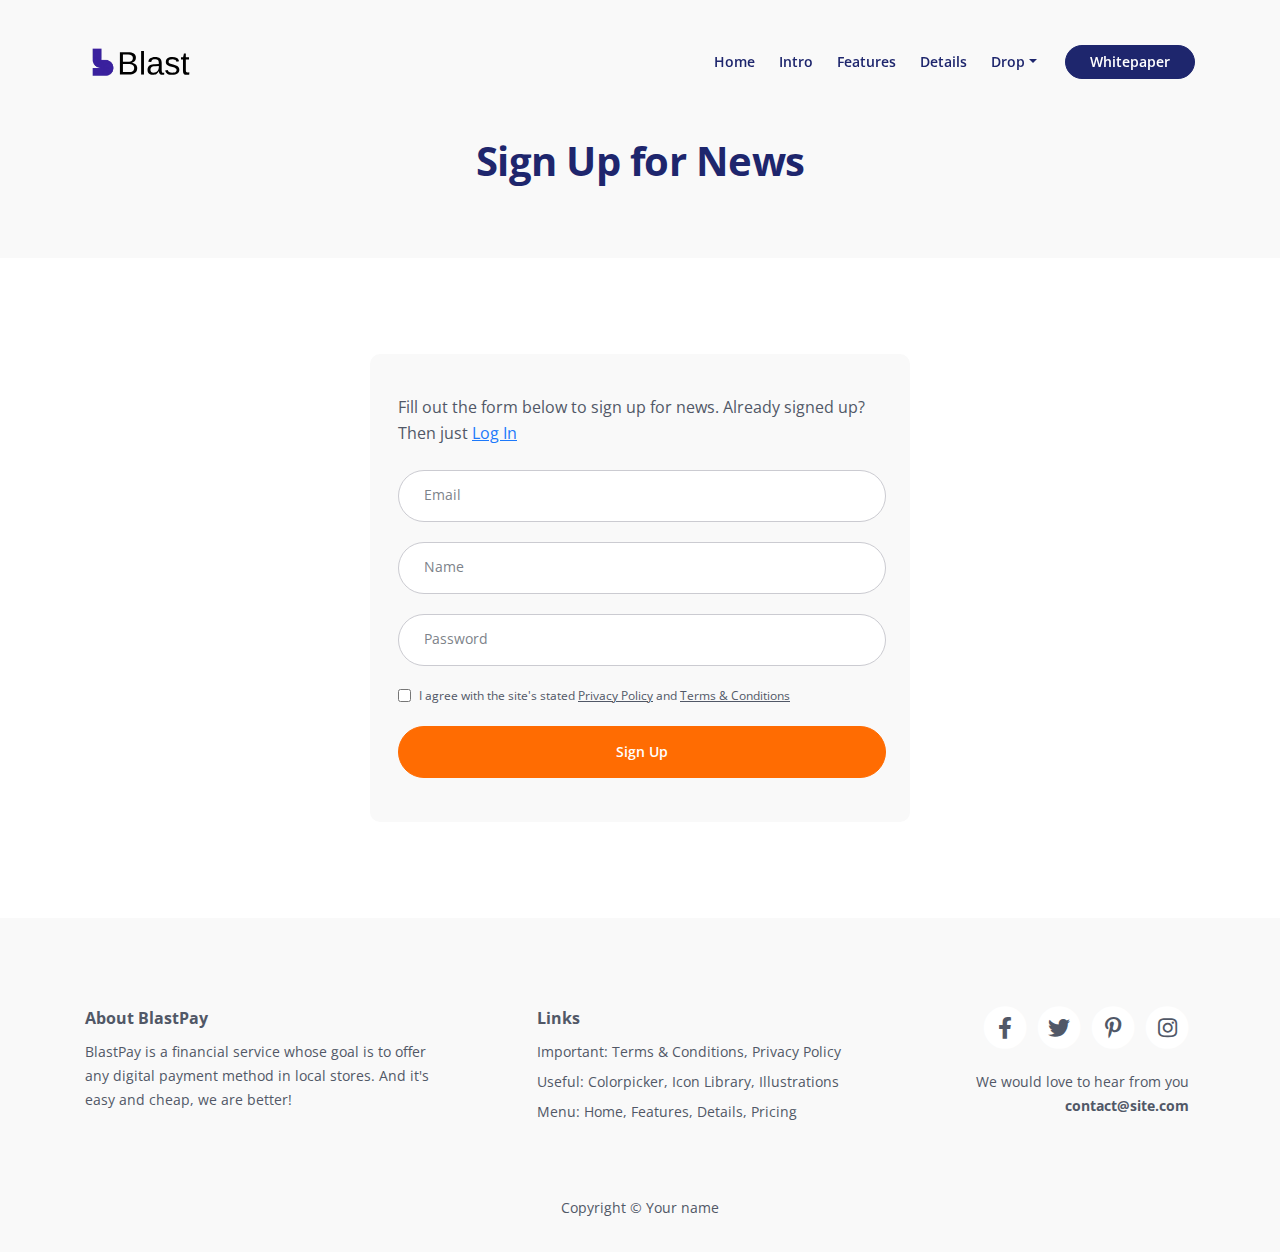
<file: sign-up.html>
<!DOCTYPE html>
<html lang="en">
<head>
    <meta charset="utf-8">
    <meta name="viewport" content="width=device-width, initial-scale=1, shrink-to-fit=no">
    
    <!-- SEO Meta Tags -->
    <meta name="description" content="Your description">
    <meta name="author" content="Your name">

    <!-- OG Meta Tags to improve the way the post looks when you share the page on Facebook, Twitter, LinkedIn -->
	<meta property="og:site_name" content="" /> <!-- website name -->
	<meta property="og:site" content="" /> <!-- website link -->
	<meta property="og:title" content=""/> <!-- title shown in the actual shared post -->
	<meta property="og:description" content="" /> <!-- description shown in the actual shared post -->
	<meta property="og:image" content="" /> <!-- image link, make sure it's jpg -->
	<meta property="og:url" content="" /> <!-- where do you want your post to link to -->
	<meta name="twitter:card" content="summary_large_image"> <!-- to have large image post format in Twitter -->

    <!-- Webpage Title -->
    <title>Sign Up - BlastPay</title>
    
    <!-- Styles -->
    <link rel="preconnect" href="https://fonts.gstatic.com">
    <link href="https://fonts.googleapis.com/css2?family=Open+Sans:ital,wght@0,400;0,600;0,700;1,400;1,600&display=swap" rel="stylesheet">
    <link href="css/bootstrap.css" rel="stylesheet">
    <link href="css/fontawesome-all.css" rel="stylesheet">
    <link href="css/swiper.css" rel="stylesheet">
	<link href="css/magnific-popup.css" rel="stylesheet">
	<link href="css/styles.css" rel="stylesheet">
	
	<!-- Favicon  -->
    <link rel="icon" href="images/favicon.png">
</head>
<body data-spy="scroll" data-target=".fixed-top">
    
    <!-- Navigation -->
    <nav class="navbar navbar-expand-lg fixed-top navbar-light">
        <div class="container">
            
            <!-- Text Logo - Use this if you don't have a graphic logo -->
            <!-- <a class="navbar-brand logo-text page-scroll" href="index.html">Kora</a> -->

            <!-- Image Logo -->
            <a class="navbar-brand logo-image" href="index.html"><img src="images/logo.svg" alt="alternative"></a> 

            <button class="navbar-toggler p-0 border-0" type="button" data-toggle="offcanvas">
                <span class="navbar-toggler-icon"></span>
            </button>

            <div class="navbar-collapse offcanvas-collapse" id="navbarsExampleDefault">
                <ul class="navbar-nav ml-auto">
                    <li class="nav-item">
                        <a class="nav-link page-scroll" href="index.html#header">Home <span class="sr-only">(current)</span></a>
                    </li>
                    <li class="nav-item">
                        <a class="nav-link page-scroll" href="index.html#intro">Intro</a>
                    </li>
                    <li class="nav-item">
                        <a class="nav-link page-scroll" href="index.html#features">Features</a>
                    </li>
                    <li class="nav-item">
                        <a class="nav-link page-scroll" href="index.html#details">Details</a>
                    </li>
                    <li class="nav-item dropdown">
                        <a class="nav-link dropdown-toggle" href="#" id="dropdown01" data-toggle="dropdown" aria-haspopup="true" aria-expanded="false">Drop</a>
                        <div class="dropdown-menu" aria-labelledby="dropdown01">
                            <a class="dropdown-item page-scroll" href="article.html">Article Details</a>
                            <div class="dropdown-divider"></div>
                            <a class="dropdown-item page-scroll" href="terms.html">Terms Conditions</a>
                            <div class="dropdown-divider"></div>
                            <a class="dropdown-item page-scroll" href="privacy.html">Privacy Policy</a>
                        </div>
                    </li>
                </ul>
                <span class="nav-item">
                    <a class="btn-solid-sm page-scroll" href="sign-up.html">Whitepaper</a>
                </span>
            </div> <!-- end of navbar-collapse -->
        </div> <!-- end of container -->
    </nav> <!-- end of navbar -->
    <!-- end of navigation -->


    <!-- Header -->
    <header class="ex-header">
        <div class="container">
            <div class="row">
                <div class="col-xl-10 offset-xl-1">
                    <h1 class="text-center">Sign Up for News</h1>
                </div> <!-- end of col -->
            </div> <!-- end of row -->
        </div> <!-- end of container -->
    </header> <!-- end of ex-header -->
    <!-- end of header -->
    
    
    <!-- Basic -->
    <div class="ex-form-1 pt-5 pb-5">
        <div class="container">
            <div class="row">
                <div class="col-xl-6 offset-xl-3">
                    <div class="text-box mt-5 mb-5">
                        <p class="mb-4">Fill out the form below to sign up for news. Already signed up? Then just <a class="blue" href="log-in.html">Log In</a></p>

                        <!-- Sign Up Form -->
                        <form id="signUpForm">
                            <div class="form-group">
                                <input type="email" class="form-control-input" id="email" required>
                                <label class="label-control" for="email">Email</label>
                            </div>
                            <div class="form-group">
                                <input type="text" class="form-control-input" id="name" required>
                                <label class="label-control" for="name">Name</label>
                            </div>
                            <div class="form-group">
                                <input type="text" class="form-control-input" id="password" required>
                                <label class="label-control" for="password">Password</label>
                            </div>
                            <div class="form-group checkbox">
                                <input type="checkbox" id="terms" value="Agreed-to-Terms" required>I agree with the site's stated <a href="privacy.html">Privacy Policy</a> and <a href="terms.html">Terms & Conditions</a>
                            </div>
                            <div class="form-group">
                                <button type="submit" class="form-control-submit-button">Sign Up</button>
                            </div>
                        </form>
                        <!-- end of sign up form -->

                    </div> <!-- end of text-box -->
                </div> <!-- end of col -->
            </div> <!-- end of row -->
        </div> <!-- end of container -->
    </div> <!-- end of ex-basic-1 -->
    <!-- end of basic -->


    <!-- Footer -->
    <div class="footer">
        <div class="container">
            <div class="row">
                <div class="col-lg-12">
                    <div class="footer-col first">
                        <h6>About BlastPay</h6>
                        <p class="p-small">BlastPay is a financial service whose goal is to offer any digital payment method in local stores. And it's easy and cheap, we are better!</p>
                    </div> <!-- end of footer-col -->
                    <div class="footer-col second">
                        <h6>Links</h6>
                        <ul class="list-unstyled li-space-lg p-small">
                            <li>Important: <a href="terms.html">Terms & Conditions</a>, <a href="privacy.html">Privacy Policy</a></li>
                            <li>Useful: <a href="#">Colorpicker</a>, <a href="#">Icon Library</a>, <a href="#">Illustrations</a></li>
                            <li>Menu: <a class="page-scroll" href="#header">Home</a>, <a class="page-scroll" href="#features">Features</a>, <a class="page-scroll" href="#details">Details</a>, <a class="page-scroll" href="#pricing">Pricing</a></li>
                        </ul>
                    </div> <!-- end of footer-col -->
                    <div class="footer-col third">
                        <span class="fa-stack">
                            <a href="#your-link">
                                <i class="fas fa-circle fa-stack-2x"></i>
                                <i class="fab fa-facebook-f fa-stack-1x"></i>
                            </a>
                        </span>
                        <span class="fa-stack">
                            <a href="#your-link">
                                <i class="fas fa-circle fa-stack-2x"></i>
                                <i class="fab fa-twitter fa-stack-1x"></i>
                            </a>
                        </span>
                        <span class="fa-stack">
                            <a href="#your-link">
                                <i class="fas fa-circle fa-stack-2x"></i>
                                <i class="fab fa-pinterest-p fa-stack-1x"></i>
                            </a>
                        </span>
                        <span class="fa-stack">
                            <a href="#your-link">
                                <i class="fas fa-circle fa-stack-2x"></i>
                                <i class="fab fa-instagram fa-stack-1x"></i>
                            </a>
                        </span>
                        <p class="p-small">We would love to hear from you <a href="mailto:contact@site.com"><strong>contact@site.com</strong></a></p>
                    </div> <!-- end of footer-col -->
                </div> <!-- end of col -->
            </div> <!-- end of row -->
        </div> <!-- end of container -->
    </div> <!-- end of footer -->  
    <!-- end of footer -->


    <!-- Copyright -->
    <div class="copyright">
        <div class="container">
            <div class="row">
                <div class="col-lg-12">
                    <p class="p-small">Copyright © <a href="#your-link">Your name</a></p>
                </div> <!-- end of col -->
            </div> <!-- enf of row -->
        </div> <!-- end of container -->
    </div> <!-- end of copyright --> 
    <!-- end of copyright -->
    
    	
    <!-- Scripts -->
    <script src="js/jquery.min.js"></script> <!-- jQuery for Bootstrap's JavaScript plugins -->
    <script src="js/bootstrap.min.js"></script> <!-- Bootstrap framework -->
    <script src="js/jquery.easing.min.js"></script> <!-- jQuery Easing for smooth scrolling between anchors -->
    <script src="js/jquery.magnific-popup.js"></script> <!-- Magnific Popup for lightboxes -->
    <script src="js/swiper.min.js"></script> <!-- Swiper for image and text sliders -->
    <script src="js/scripts.js"></script> <!-- Custom scripts -->
</body>
</html>
</file>
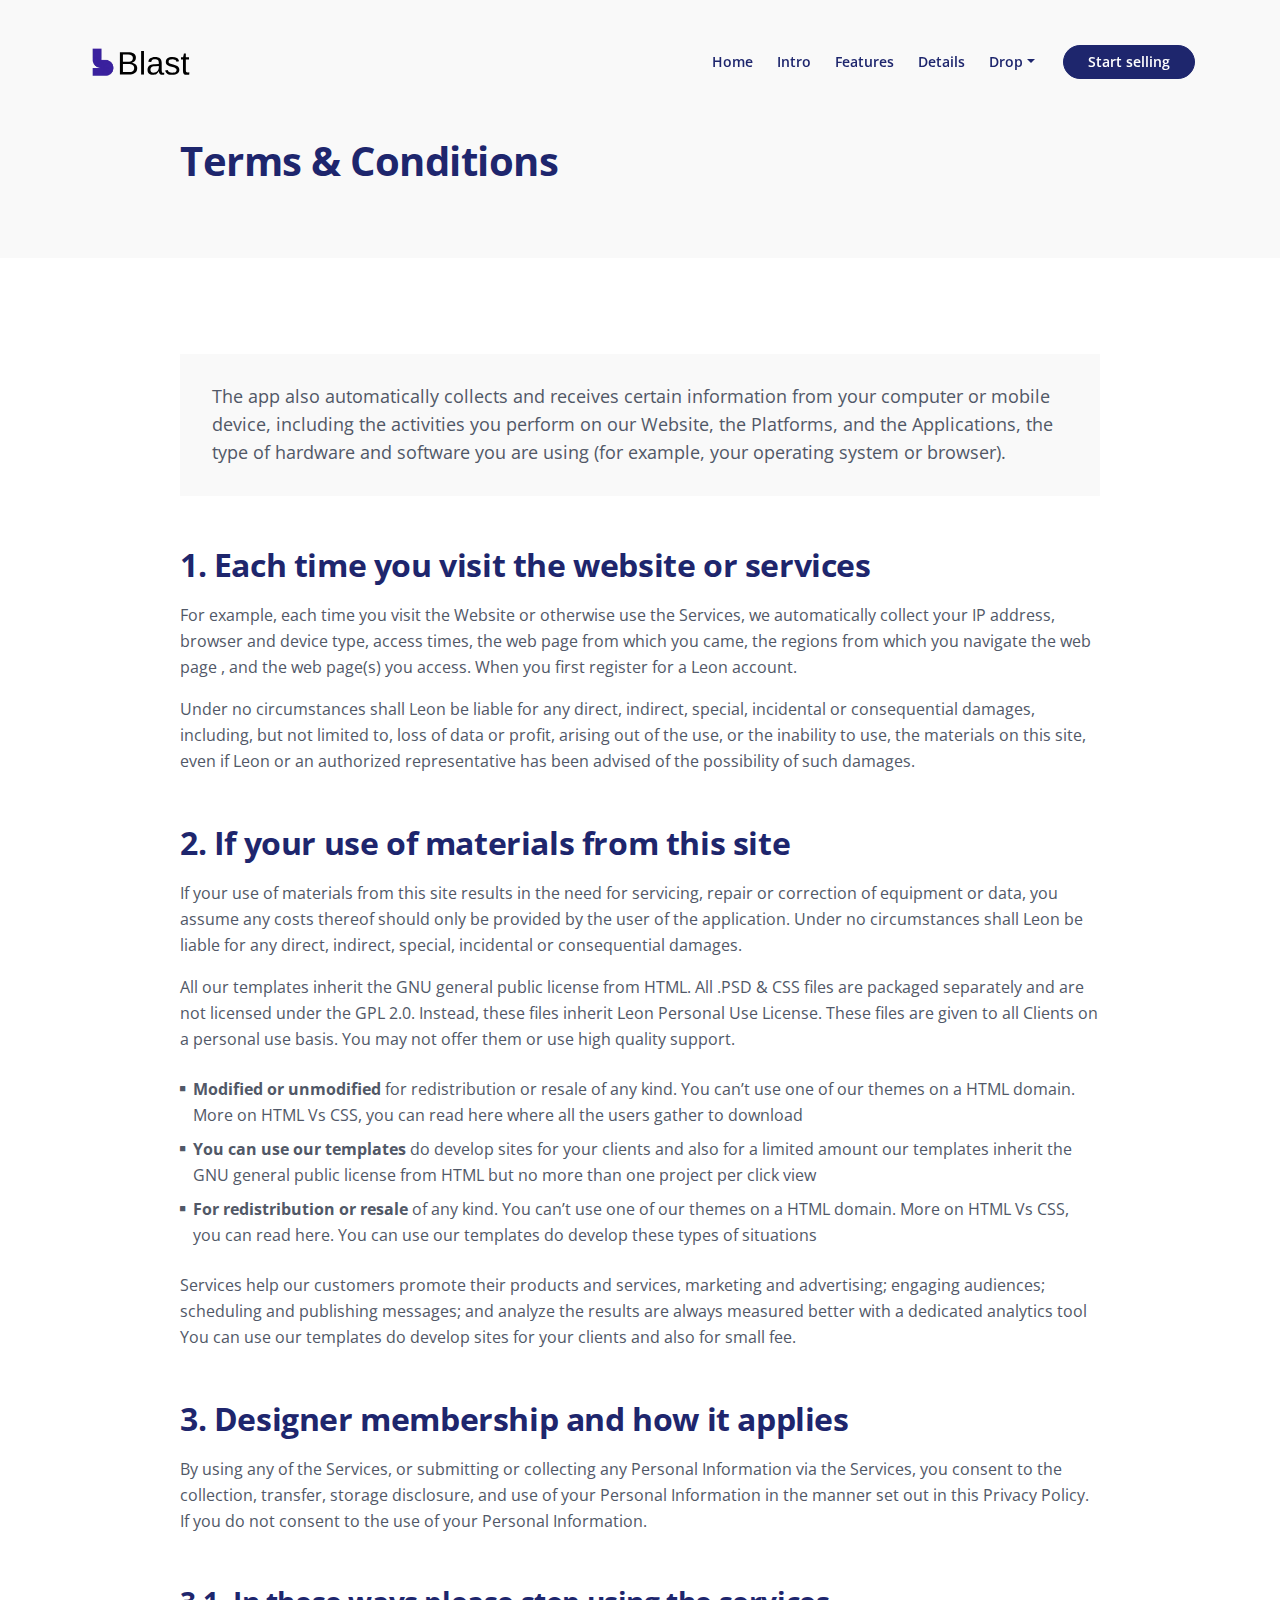
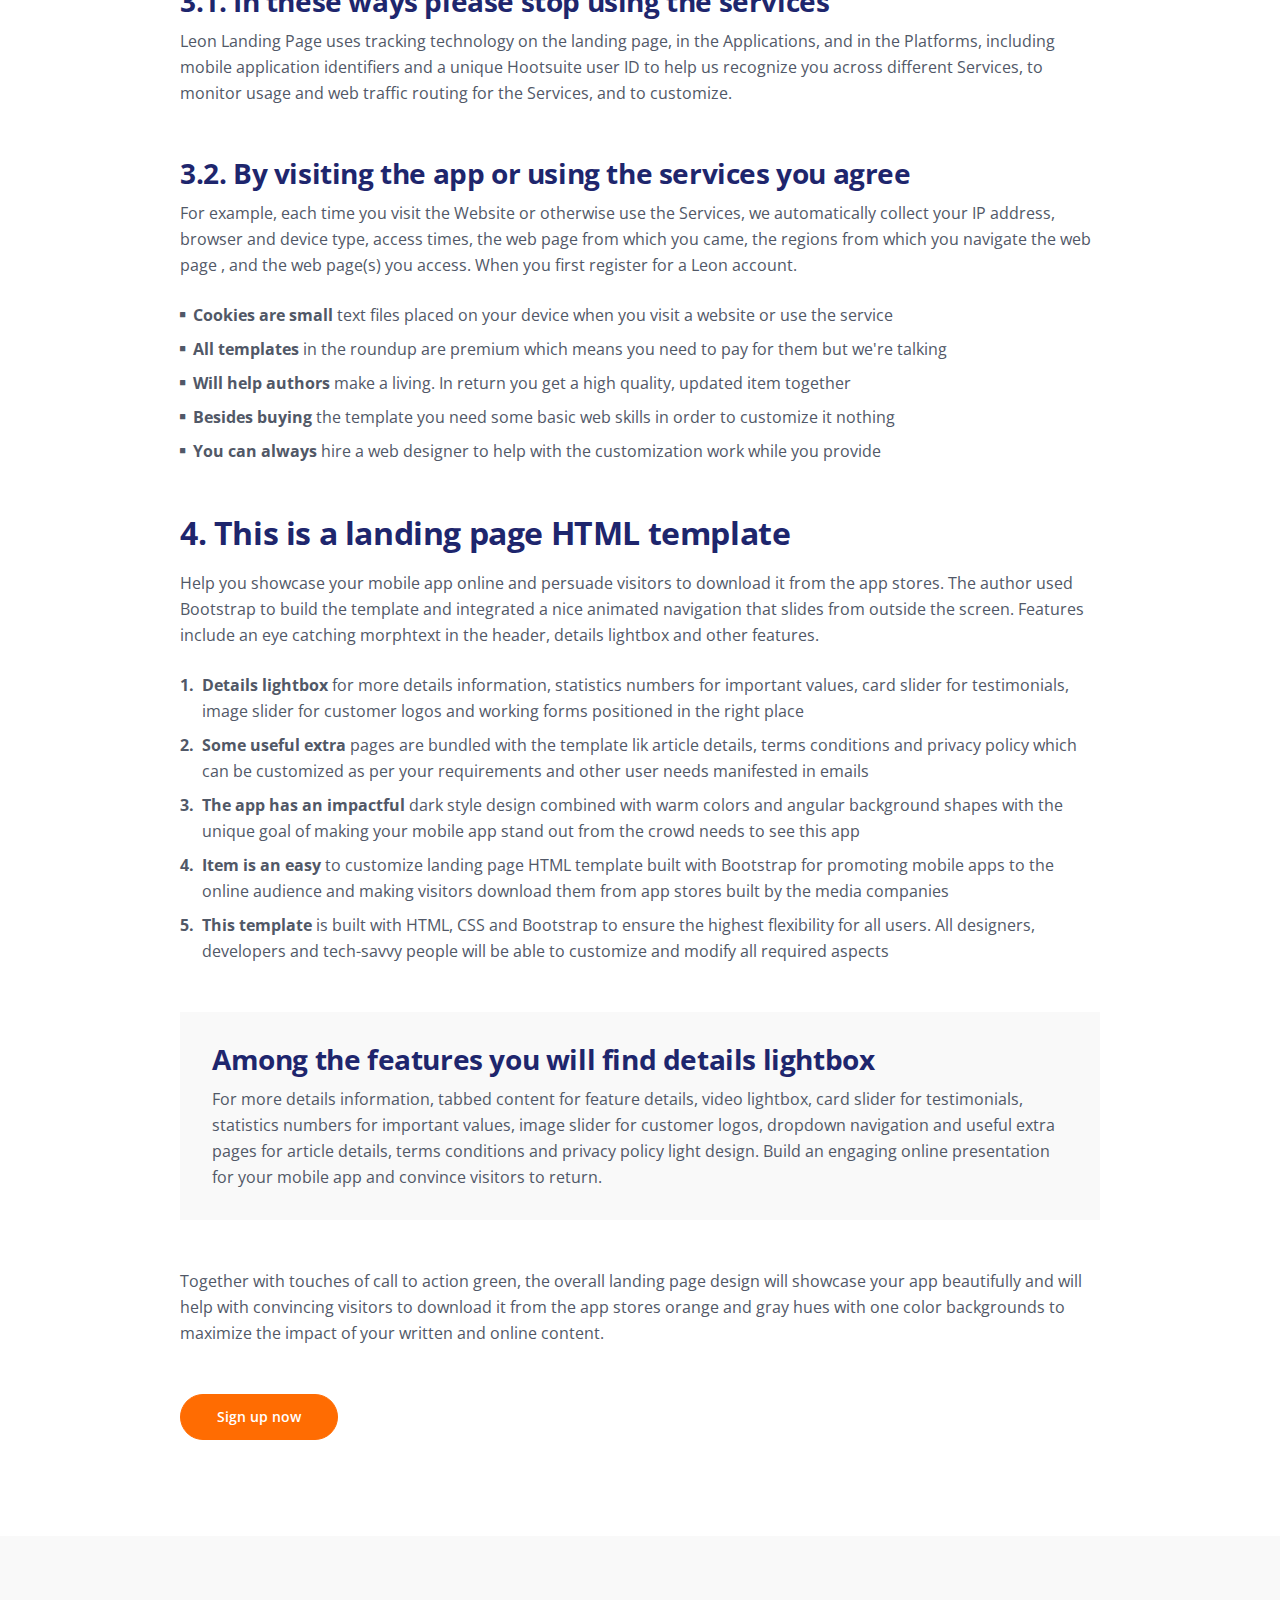
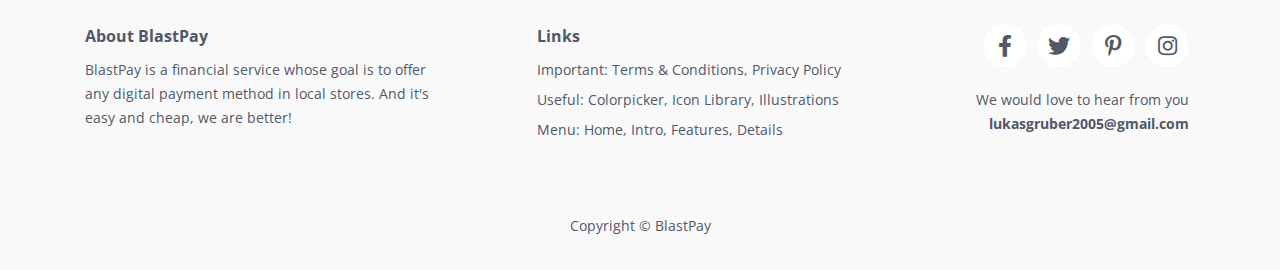
<file: terms.html>
<!DOCTYPE html>
<html lang="en">
<head>
    <meta charset="utf-8">
    <meta name="viewport" content="width=device-width, initial-scale=1, shrink-to-fit=no">
    
    <!-- SEO Meta Tags -->
    <meta name="description" content="Your description">
    <meta name="author" content="Your name">

    <!-- OG Meta Tags to improve the way the post looks when you share the page on Facebook, Twitter, LinkedIn -->
	<meta property="og:site_name" content="" /> <!-- website name -->
	<meta property="og:site" content="" /> <!-- website link -->
	<meta property="og:title" content=""/> <!-- title shown in the actual shared post -->
	<meta property="og:description" content="" /> <!-- description shown in the actual shared post -->
	<meta property="og:image" content="" /> <!-- image link, make sure it's jpg -->
	<meta property="og:url" content="" /> <!-- where do you want your post to link to -->
	<meta name="twitter:card" content="summary_large_image"> <!-- to have large image post format in Twitter -->

    <!-- Webpage Title -->
    <title>Terms & Conditions - Kora</title>
    
    <!-- Styles -->
    <link rel="preconnect" href="https://fonts.gstatic.com">
    <link href="https://fonts.googleapis.com/css2?family=Open+Sans:ital,wght@0,400;0,600;0,700;1,400;1,600&display=swap" rel="stylesheet">
    <link href="css/bootstrap.css" rel="stylesheet">
    <link href="css/fontawesome-all.css" rel="stylesheet">
    <link href="css/swiper.css" rel="stylesheet">
	<link href="css/magnific-popup.css" rel="stylesheet">
	<link href="css/styles.css" rel="stylesheet">
	
	<!-- Favicon  -->
    <link rel="icon" href="images/favicon.png">
</head>
<body data-spy="scroll" data-target=".fixed-top">
    
    <!-- Navigation -->
    <nav class="navbar navbar-expand-lg fixed-top navbar-light">
        <div class="container">
            
            <!-- Text Logo - Use this if you don't have a graphic logo -->
            <!-- <a class="navbar-brand logo-text page-scroll" href="index.html">Kora</a> -->

            <!-- Image Logo -->
            <a class="navbar-brand logo-image" href="index.html"><img src="images/logo.svg" alt="alternative"></a> 

            <button class="navbar-toggler p-0 border-0" type="button" data-toggle="offcanvas">
                <span class="navbar-toggler-icon"></span>
            </button>

            <div class="navbar-collapse offcanvas-collapse" id="navbarsExampleDefault">
                <ul class="navbar-nav ml-auto">
                    <li class="nav-item">
                        <a class="nav-link page-scroll" href="index.html#header">Home <span class="sr-only">(current)</span></a>
                    </li>
                    <li class="nav-item">
                        <a class="nav-link page-scroll" href="index.html#intro">Intro</a>
                    </li>
                    <li class="nav-item">
                        <a class="nav-link page-scroll" href="index.html#features">Features</a>
                    </li>
                    <li class="nav-item">
                        <a class="nav-link page-scroll" href="index.html#details">Details</a>
                    </li>
                    <li class="nav-item dropdown">
                        <a class="nav-link dropdown-toggle" href="#" id="dropdown01" data-toggle="dropdown" aria-haspopup="true" aria-expanded="false">Drop</a>
                        <div class="dropdown-menu" aria-labelledby="dropdown01">
                            <a class="dropdown-item page-scroll" href="article.html">Article Details</a>
                            <div class="dropdown-divider"></div>
                            <a class="dropdown-item page-scroll" href="terms.html">Terms Conditions</a>
                            <div class="dropdown-divider"></div>
                            <a class="dropdown-item page-scroll" href="privacy.html">Privacy Policy</a>
                        </div>
                    </li>
                </ul>
                <span class="nav-item">
                    <a class="btn-solid-sm page-scroll" href="sign-up.html">Start selling</a>
                </span>
            </div> <!-- end of navbar-collapse -->
        </div> <!-- end of container -->
    </nav> <!-- end of navbar -->
    <!-- end of navigation -->


    <!-- Header -->
    <header class="ex-header">
        <div class="container">
            <div class="row">
                <div class="col-xl-10 offset-xl-1">
                    <h1>Terms & Conditions</h1>
                </div> <!-- end of col -->
            </div> <!-- end of row -->
        </div> <!-- end of container -->
    </header> <!-- end of ex-header -->
    <!-- end of header -->


    <!-- Basic -->
    <div class="ex-basic-1 pt-5 pb-5">
        <div class="container">
            <div class="row">
                <div class="col-xl-10 offset-xl-1">
                    <div class="text-box mt-5 mb-5">
                        <p class="p-large">The app also automatically collects and receives certain information from your computer or mobile device, including the activities you perform on our Website, the Platforms, and the Applications, the type of hardware and software you are using (for example, your operating system or browser).</p>
                    </div> <!-- end of text-box -->

                    <h2 class="mb-3">1. Each time you visit the website or services</h2>
                    <p>For example, each time you visit the Website or otherwise use the Services, we automatically collect your IP address, browser and device type, access times, the web page from which you came, the regions from which you navigate the web page , and the web page(s) you access. When you first register for a Leon account.</p>
                    <p class="mb-5">Under no circumstances shall Leon be liable for any direct, indirect, special, incidental or consequential damages, including, but not limited to, loss of data or profit, arising out of the use, or the inability to use, the materials on this site, even if Leon or an authorized representative has been advised of the possibility of such damages.</p>

                    <h2 class="mb-3">2. If your use of materials from this site</h2>
                    <p>If your use of materials from this site results in the need for servicing, repair or correction of equipment or data, you assume any costs thereof should only be provided by the user of the application. Under no circumstances shall Leon be liable for any direct, indirect, special, incidental or consequential damages.</p>
                    <p class="mb-4">All our templates inherit the GNU general public license from HTML. All .PSD & CSS files are packaged separately and are not licensed under the GPL 2.0. Instead, these files inherit Leon Personal Use License. These files are given to all Clients on a personal use basis. You may not offer them or use high quality support.</p>
                    <ul class="list-unstyled li-space-lg mb-4">
                        <li class="media">
                            <i class="fas fa-square"></i>
                            <div class="media-body"><strong>Modified or unmodified</strong> for redistribution or resale of any kind. You can’t use one of our themes on a HTML domain. More on HTML Vs CSS, you can read here where all the users gather to download</div>
                        </li>
                        <li class="media">
                            <i class="fas fa-square"></i>
                            <div class="media-body"><strong>You can use our templates</strong>  do develop sites for your clients and also for a limited amount our templates inherit the GNU general public license from HTML but no more than one project per click view</div>
                        </li>
                        <li class="media">
                            <i class="fas fa-square"></i>
                            <div class="media-body"><strong>For redistribution or resale</strong> of any kind. You can’t use one of our themes on a HTML domain. More on HTML Vs CSS, you can read here. You can use our templates do develop these types of situations</div>
                        </li>
                    </ul>
                    <p class="mb-5">Services help our customers promote their products and services, marketing and advertising; engaging audiences; scheduling and publishing messages; and analyze the results are always measured better with a dedicated analytics tool You can use our templates do develop sites for your clients and also for small fee.</p>

                    <h2 class="mb-3">3. Designer membership and how it applies</h2>
                    <p class="mb-5">By using any of the Services, or submitting or collecting any Personal Information via the Services, you consent to the collection, transfer, storage disclosure, and use of your Personal Information in the manner set out in this Privacy Policy. If you do not consent to the use of your Personal Information.</p>
                    <h3>3.1. In these ways please stop using the services</h3>
                    <p class="mb-5">Leon Landing Page uses tracking technology on the landing page, in the Applications, and in the Platforms, including mobile application identifiers and a unique Hootsuite user ID to help us recognize you across different Services, to monitor usage and web traffic routing for the Services, and to customize.</p>
                    <h3>3.2. By visiting the app or using the services you agree</h3>
                    <p class="mb-4">For example, each time you visit the Website or otherwise use the Services, we automatically collect your IP address, browser and device type, access times, the web page from which you came, the regions from which you navigate the web page , and the web page(s) you access. When you first register for a Leon account.</p>
                    <ul class="list-unstyled li-space-lg mb-5">
                        <li class="media">
                            <i class="fas fa-square"></i>
                            <div class="media-body"><strong>Cookies are small</strong> text files placed on your device when you visit a website or use the service</div>
                        </li>
                        <li class="media">
                            <i class="fas fa-square"></i>
                            <div class="media-body"><strong>All templates</strong> in the roundup are premium which means you need to pay for them but we're talking</div>
                        </li>
                        <li class="media">
                            <i class="fas fa-square"></i>
                            <div class="media-body"><strong>Will help authors </strong> make a living. In return you get a high quality, updated item together</div>
                        </li>
                        <li class="media">
                            <i class="fas fa-square"></i>
                            <div class="media-body"><strong>Besides buying</strong> the template you need some basic web skills in order to customize it nothing</div>
                        </li>
                        <li class="media">
                            <i class="fas fa-square"></i>
                            <div class="media-body"><strong>You can always</strong> hire a web designer to help with the customization work while you provide</div>
                        </li>
                    </ul>
                    
                    <h2 class="mb-3">4. This is a landing page HTML template</h2>
                    <p class="mb-4">Help you showcase your mobile app online and persuade visitors to download it from the app stores. The author used Bootstrap to build the template and integrated a nice animated navigation that slides from outside the screen. Features include an eye catching morphtext in the header, details lightbox and other features.</p>
                    <ul class="list-unstyled li-space-lg mb-5">
                        <li class="media">
                            <strong>1.</strong>
                            <div class="media-body"><strong>Details lightbox</strong> for more details information, statistics numbers for important values, card slider for testimonials, image slider for customer logos and working forms positioned in the right place</div>
                        </li>
                        <li class="media">
                            <strong>2.</strong>
                            <div class="media-body"><strong>Some useful extra</strong> pages are bundled with the template lik article details, terms conditions and privacy policy which can be customized as per your requirements and other user needs manifested in emails</div>
                        </li>
                        <li class="media">
                            <strong>3.</strong>
                            <div class="media-body"><strong>The app has an impactful</strong> dark style design combined with warm colors and angular background shapes with the unique goal of making your mobile app stand out from the crowd needs to see this app</div>
                        </li>
                        <li class="media">
                            <strong>4.</strong>
                            <div class="media-body"><strong>Item is an easy</strong> to customize landing page HTML template built with Bootstrap for promoting mobile apps to the online audience and making visitors download them from app stores built by the media companies</div>
                        </li>
                        <li class="media">
                            <strong>5.</strong>
                            <div class="media-body"><strong>This template</strong> is built with HTML, CSS and Bootstrap to ensure the highest flexibility for all users. All designers, developers and tech-savvy people will be able to customize and modify all required aspects</div>
                        </li>
                    </ul>
                    
                    <div class="text-box mb-5">
                        <h3>Among the features you will find details lightbox</h3>
                        <p>For more details information, tabbed content for feature details, video lightbox, card slider for testimonials, statistics numbers for important values, image slider for customer logos, dropdown navigation and useful extra pages for article details, terms conditions and privacy policy light design. Build an engaging online presentation for your mobile app and convince visitors to return.</p>
                    </div> <!-- end of text-box -->
                    <p class="mb-5">Together with touches of call to action green, the overall landing page design will showcase your app beautifully and will help with convincing visitors to download it from the app stores orange and gray hues with one color backgrounds to maximize the impact of your written and online content.</p>
                    
                    <a class="btn-solid-reg mb-5" href="index.html#header">Sign up now</a>
                </div> <!-- end of col -->
            </div> <!-- end of row -->
        </div> <!-- end of container -->
    </div> <!-- end of ex-basic-1 -->
    <!-- end of basic -->


    <!-- Footer -->
    <div class="footer">
        <div class="container">
            <div class="row">
                <div class="col-lg-12">
                    <div class="footer-col first">
                        <h6>About BlastPay</h6>
                        <p class="p-small">BlastPay is a financial service whose goal is to offer any digital payment method in local stores. And it's easy and cheap, we are better!</p>
                    </div> <!-- end of footer-col -->
                    <div class="footer-col second">
                        <h6>Links</h6>
                        <ul class="list-unstyled li-space-lg p-small">
                            <li>Important: <a href="terms.html">Terms & Conditions</a>, <a href="privacy.html">Privacy Policy</a></li>
                            <li>Useful: <a href="#">Colorpicker</a>, <a href="#">Icon Library</a>, <a href="#">Illustrations</a></li>
                            <li>Menu: <a class="page-scroll" href="#header">Home</a>, <a class="page-scroll" href="#intro">Intro</a>, <a class="page-scroll" href="#features">Features</a>, <a class="page-scroll" href="#details">Details</a></li>
                        </ul>
                    </div> <!-- end of footer-col -->
                    <div class="footer-col third">
                        <span class="fa-stack">
                            <a href="#your-link">
                                <i class="fas fa-circle fa-stack-2x"></i>
                                <i class="fab fa-facebook-f fa-stack-1x"></i>
                            </a>
                        </span>
                        <span class="fa-stack">
                            <a href="#your-link">
                                <i class="fas fa-circle fa-stack-2x"></i>
                                <i class="fab fa-twitter fa-stack-1x"></i>
                            </a>
                        </span>
                        <span class="fa-stack">
                            <a href="#your-link">
                                <i class="fas fa-circle fa-stack-2x"></i>
                                <i class="fab fa-pinterest-p fa-stack-1x"></i>
                            </a>
                        </span>
                        <span class="fa-stack">
                            <a href="#your-link">
                                <i class="fas fa-circle fa-stack-2x"></i>
                                <i class="fab fa-instagram fa-stack-1x"></i>
                            </a>
                        </span>
                        <p class="p-small">We would love to hear from you <a href="lukasgruber2005@gmail.com"><strong>lukasgruber2005@gmail.com</strong></a></p>
                    </div> <!-- end of footer-col -->
                </div> <!-- end of col -->
            </div> <!-- end of row -->
        </div> <!-- end of container -->
    </div> <!-- end of footer -->  
    <!-- end of footer -->


    <!-- Copyright -->
    <div class="copyright">
        <div class="container">
            <div class="row">
                <div class="col-lg-12">
                    <p class="p-small">Copyright © <a href="#your-link">BlastPay</a></p>
                </div> <!-- end of col -->
            </div> <!-- enf of row -->
        </div> <!-- end of container -->
    </div> <!-- end of copyright --> 
    <!-- end of copyright -->
    
    	
    <!-- Scripts -->
    <script src="js/jquery.min.js"></script> <!-- jQuery for Bootstrap's JavaScript plugins -->
    <script src="js/bootstrap.min.js"></script> <!-- Bootstrap framework -->
    <script src="js/jquery.easing.min.js"></script> <!-- jQuery Easing for smooth scrolling between anchors -->
    <script src="js/jquery.magnific-popup.js"></script> <!-- Magnific Popup for lightboxes -->
    <script src="js/swiper.min.js"></script> <!-- Swiper for image and text sliders -->
    <script src="js/scripts.js"></script> <!-- Custom scripts -->
</body>
</html>
</file>
<file: styles.css>
/* Description: Master CSS file */

/*****************************************
Table Of Contents:
- General Styles
- Navigation
- Header
- Customers
- Introduction
- Features
- Details 1
- Details Lightbox
- Details 2
- Details 3
- Testimonials
- Newsletter
- Footer
- Copyright
- Back To Top Button
- Extra pages
- Media Queries
******************************************/

/*****************************************
Colors:
- Buttons - orange #ff6c02
- Headings text - navy blue #1e266d
- Body text - dark gray #515867
- Backgrounds - light gray #f9f9f9
******************************************/


/**************************/
/*     General Styles     */
/**************************/
body,
html {
    width: 100%;
	height: 100%;
}

body, p {
	color: #515867; 
	font: 400 1rem/1.625rem "Open Sans", sans-serif;
}

h1 {
	color: #1e266d;
	font-weight: 700;
	font-size: 2.5rem;
	line-height: 3.125rem;
	letter-spacing: -0.5px;
}

h2 {
	color: #1e266d;
	font-weight: 700;
	font-size: 2rem;
	line-height: 2.625rem;
	letter-spacing: -0.4px;
}

h3 {
	color: #1e266d;
	font-weight: 700;
	font-size: 1.75rem;
	line-height: 2.375rem;
	letter-spacing: -0.4px;
}

h4 {
	color: #1e266d;
	font-weight: 700;
	font-size: 1.5rem;
	line-height: 2.125rem;
	letter-spacing: -0.4px;
}

h5 {
	color: #1e266d;
	font-weight: 700;
	font-size: 1.25rem;
	line-height: 1.75rem;
}

h6 {
	color: #1e266d;
	font-weight: 700;
	font-size: 1rem;
	line-height: 1.5rem;
}

.h1-large {
	font-size: 2.75rem;
	line-height: 3.5rem;
	letter-spacing: -0.7px;
}

.p-large {
	font-size: 1.125rem;
	line-height: 1.75rem;
}

.p-small {
	font-size: 0.875rem;
	line-height: 1.5rem;
}

.testimonial-text {
	font-style: italic;
}

.testimonial-author {
	font-weight: 600;
	font-size: 1rem;
	line-height: 1.5rem;
}

.li-space-lg li {
	margin-bottom: 0.5rem;
}

a {
	color: #515867;
	text-decoration: underline;
}

a:hover {
	color: #515867;
	text-decoration: underline;
}

.no-line {
	text-decoration: none;
}

.no-line:hover {
	text-decoration: none;
}

.read-more {
	font-weight: 600;
	font-size: 0.875rem;
	line-height: 1.5rem;
}

.read-more .fas {
	margin-left: 0.625rem;
	font-size: 1rem;
	vertical-align: -8%;
}

.blue {
	color: #1d79fb;
}

.bg-gray {
	background-color: #f9f9f9;
}

.section-divider {
	display: inline-block;
	width: 100%;
	height: 1px;
	border: none;
	background-color: #d0dae2;
}

.section-title {
	display: inline-block;
	margin-bottom: 0.75rem;
	padding: 0.375rem 1.25rem;
	border-radius: 20px;
	background-color: #fff0e2;
	color: #5E17EB;
	font-weight: 600;
	font-size: 0.75rem;
	line-height: 1.125rem;
}

.btn-solid-reg {
	display: inline-block;
	padding: 1.375rem 2.25rem 1.375rem 2.25rem;
	border: 1px solid #5E17EB;
	border-radius: 32px;
	background-color: #5E17EB;
	color: #ffffff;
	font-weight: 600;
	font-size: 0.875rem;
	line-height: 0;
	text-decoration: none;
	transition: all 0.2s;
}

.btn-solid-reg:hover {
	border: 1px solid #5E17EB;
	background-color: transparent;
	color: #5E17EB; /* needs to stay here because of the color property of a tag */
	text-decoration: none;
}

.btn-solid-lg {
	display: inline-block;
	padding: 1.625rem 2.625rem 1.625rem 2.625rem;
	border: 1px solid #5E17EB;
	border-radius: 32px;
	background-color: #5E17EB;
	color: #ffffff;
	font-weight: 600;
	font-size: 0.875rem;
	line-height: 0;
	text-decoration: none;
	transition: all 0.2s;
}

.btn-solid-lg:hover {
	border: 1px solid #5E17EB;
	background-color: transparent;
	color: #5E17EB; /* needs to stay here because of the color property of a tag */
	text-decoration: none;
}

.btn-solid-sm {
	display: inline-block;
	padding: 1rem 1.5rem 1rem 1.5rem;
	border: 1px solid #5E17EB;
	border-radius: 32px;
	background-color: #5E17EB;
	color: #ffffff;
	font-weight: 600;
	font-size: 0.875rem;
	line-height: 0;
	text-decoration: none;
	transition: all 0.2s;
}

.btn-solid-sm:hover {
	border: 1px solid #5E17EB;
	background-color: transparent;
	color: #5E17EB;
	text-decoration: none;
}

.btn-outline-reg {
	display: inline-block;
	padding: 1.375rem 2.25rem 1.375rem 2.25rem;
	border: 1px solid #5E17EB;
	border-radius: 32px;
	background-color: transparent;
	color: #5E17EB;
	font-weight: 600;
	font-size: 0.875rem;
	line-height: 0;
	text-decoration: none;
	transition: all 0.2s;
}

.btn-outline-reg:hover {
	background-color: #5E17EB;
	color: #ffffff;
	text-decoration: none;
}

.btn-outline-lg {
	display: inline-block;
	padding: 1.625rem 2.625rem 1.625rem 2.625rem;
	border: 1px solid #5E17EB;
	border-radius: 32px;
	background-color: transparent;
	color: #5E17EB;
	font-weight: 600;
	font-size: 0.875rem;
	line-height: 0;
	text-decoration: none;
	transition: all 0.2s;
}

.btn-outline-lg:hover {
	background-color: #5E17EB;
	color: #ffffff;
	text-decoration: none;
}

.btn-outline-sm {
	display: inline-block;
	padding: 1rem 1.5rem 1rem 1.5rem;
	border: 1px solid #5E17EB;
	border-radius: 32px;
	background-color: transparent;
	color: #5E17EB;
	font-weight: 600;
	font-size: 0.875rem;
	line-height: 0;
	text-decoration: none;
	transition: all 0.2s;
}

.btn-outline-sm:hover {
	background-color: #5E17EB;
	color: #ffffff;
	text-decoration: none;
}

.form-group {
	position: relative;
	margin-bottom: 1.25rem;
}

.label-control {
	position: absolute;
	top: 0.875rem;
	left: 1.625rem;
	color: #7d838a;
	opacity: 1;
	font-size: 0.875rem;
	line-height: 1.375rem;
	cursor: text;
	transition: all 0.2s ease;
}

.form-control-input:focus + .label-control,
.form-control-input.notEmpty + .label-control,
.form-control-textarea:focus + .label-control,
.form-control-textarea.notEmpty + .label-control {
	top: 0.125rem;
	color: #515867;
	opacity: 1;
	font-size: 0.75rem;
	font-weight: 700;
}

.form-control-input,
.form-control-select {
	display: block; /* needed for proper display of the label in Firefox, IE, Edge */
	width: 100%;
	padding-top: 1.125rem;
	padding-bottom: 0.125rem;
	padding-left: 1.625rem;
	border: 1px solid #cbcbd1;
	border-radius: 32px;
	background-color: #ffffff;
	color: #515867;
	font-size: 0.875rem;
	line-height: 1.875rem;
	transition: all 0.2s;
	-webkit-appearance: none; /* removes inner shadow on form inputs on ios safari */
}

.form-control-select {
	padding-top: 0.5rem;
	padding-bottom: 0.5rem;
	height: 3.25rem;
	color: #7d838a;
}

select {
    /* you should keep these first rules in place to maintain cross-browser behavior */
    -webkit-appearance: none;
	-moz-appearance: none;
	-ms-appearance: none;
    -o-appearance: none;
    appearance: none;
    background-image: url('../images/down-arrow.png');
    background-position: 96% 50%;
    background-repeat: no-repeat;
    outline: none;
}

.form-control-textarea {
	display: block; /* used to eliminate a bottom gap difference between Chrome and IE/FF */
	width: 100%;
	height: 14rem; /* used instead of html rows to normalize height between Chrome and IE/FF */
	padding-top: 1.5rem;
	padding-left: 1.5rem;
	border: 1px solid #cbcbd1;
	border-radius: 2px;
	background-color: #ffffff;
	color: #515867;
	font-size: 0.875rem;
	line-height: 1.5rem;
	transition: all 0.2s;
}

.form-control-input:focus,
.form-control-select:focus,
.form-control-textarea:focus {
	border: 1px solid #a1a1a1;
	outline: none; /* Removes blue border on focus */
}

.form-control-input:hover,
.form-control-select:hover,
.form-control-textarea:hover {
	border: 1px solid #a1a1a1;
}

.checkbox {
	font-size: 0.75rem;
	line-height: 1.25rem;
}

input[type='checkbox'] {
	vertical-align: -10%;
	margin-right: 0.5rem;
}

.form-control-submit-button {
	display: inline-block;
	width: 100%;
	height: 3.25rem;
	border: 1px solid #5E17EB;
	border-radius: 32px;
	background-color: #5E17EB;
	color: #ffffff;
	font-weight: 600;
	font-size: 0.875rem;
	line-height: 0;
	cursor: pointer;
	transition: all 0.2s;
}

.form-control-submit-button:hover {
	border: 1px solid #5E17EB;
	background-color: transparent;
	color: #ff6c02;
}

/* Fade-move Animation For Details Lightbox - Magnific Popup */
/* at start */
.my-mfp-slide-bottom .zoom-anim-dialog {
	opacity: 0;
	transition: all 0.2s ease-out;
	-webkit-transform: translateY(-1.25rem) perspective(37.5rem) rotateX(10deg);
	-ms-transform: translateY(-1.25rem) perspective(37.5rem) rotateX(10deg);
	transform: translateY(-1.25rem) perspective(37.5rem) rotateX(10deg);
}

/* animate in */
.my-mfp-slide-bottom.mfp-ready .zoom-anim-dialog {
	opacity: 1;
	-webkit-transform: translateY(0) perspective(37.5rem) rotateX(0); 
	-ms-transform: translateY(0) perspective(37.5rem) rotateX(0); 
	transform: translateY(0) perspective(37.5rem) rotateX(0); 
}

/* animate out */
.my-mfp-slide-bottom.mfp-removing .zoom-anim-dialog {
	opacity: 0;
	-webkit-transform: translateY(-0.625rem) perspective(37.5rem) rotateX(10deg); 
	-ms-transform: translateY(-0.625rem) perspective(37.5rem) rotateX(10deg); 
	transform: translateY(-0.625rem) perspective(37.5rem) rotateX(10deg); 
}

/* dark overlay, start state */
.my-mfp-slide-bottom.mfp-bg {
	opacity: 0;
	transition: opacity 0.2s ease-out;
}

/* animate in */
.my-mfp-slide-bottom.mfp-ready.mfp-bg {
	opacity: 0.8;
}
/* animate out */
.my-mfp-slide-bottom.mfp-removing.mfp-bg {
	opacity: 0;
}
/* end of fade-move animation for details lightbox - magnific popup */


/**********************/
/*     Navigation     */
/**********************/
.navbar {
	border-bottom: 1px solid #e3e8ec;
	background-color: #ffffff;
	font-weight: 600;
	font-size: 0.875rem;
	line-height: 0.875rem;
}

.navbar .navbar-brand {
	padding-top: 0.25rem;
	padding-bottom: 0.25rem;
}

.navbar .logo-image img {
    width: 110px;
	height: 60px;
}

.navbar .logo-text {
	color: #1e266d;
	font-weight: 700;
	font-size: 2rem;
	line-height: 1rem;
	text-decoration: none;
}

.offcanvas-collapse {
	position: fixed;
	top: 3.25rem; /* adjusts the height between the top of the page and the offcanvas menu */
	bottom: 0;
	left: 100%;
	width: 100%;
	padding-right: 1rem;
	padding-left: 1rem;
	overflow-y: auto;
	visibility: hidden;
	background-color: #ffffff;
	transition: visibility .3s ease-in-out, -webkit-transform .3s ease-in-out;
	transition: transform .3s ease-in-out, visibility .3s ease-in-out;
	transition: transform .3s ease-in-out, visibility .3s ease-in-out, -webkit-transform .3s ease-in-out;
}

.offcanvas-collapse.open {
	visibility: visible;
	-webkit-transform: translateX(-100%);
	transform: translateX(-100%);
}

.navbar .navbar-nav {
	margin-top: 0.75rem;
	margin-bottom: 0.5rem;
}

.navbar .nav-item .nav-link {
	padding-top: 0.625rem;
	padding-bottom: 0.625rem;
	color: #1e266d;
	text-decoration: none;
	transition: all 0.2s ease;
}

.navbar .nav-item.dropdown.show .nav-link,
.navbar .nav-item .nav-link:hover,
.navbar .nav-item .nav-link.active {
	color: #5E17EB;
}

/* Dropdown Menu */
.navbar .dropdown .dropdown-menu {
	animation: fadeDropdown 0.2s; /* required for the fade animation */
}

@keyframes fadeDropdown {
    0% {
        opacity: 0;
    }

    100% {
        opacity: 1;
	}
}

.navbar .dropdown-menu {
	margin-top: 0.5rem;
	margin-bottom: 0.5rem;
	border: none;
	background-color: #ffffff;
}

.navbar .dropdown-item {
	padding-top: 0.5rem;
	padding-bottom: 0.5rem;
	color: #1e266d;
	font-weight: 600;
	font-size: 0.875rem;
	line-height: 0.875rem;
	text-decoration: none;
}

.navbar .dropdown-item:hover {
	background-color: #ffffff;
	color: #5E17EB;
}

.navbar .dropdown-divider {
	width: 100%;
	height: 1px;
	margin: 0.5rem auto 0.5rem auto;
	border: none;
	background-color: #e7e7e7;
}
/* end of dropdown menu */

.navbar .nav-item .btn-solid-sm {
	margin-top: 0.125rem;
	border: 1px solid #1e266d;
	background-color: #1e266d;
}

.navbar .nav-item .btn-solid-sm:hover {
	background-color: transparent;
	color: #1e266d;
}

.navbar .navbar-toggler {
	padding: 0;
	border: none;
	font-size: 1.25rem;
}


/*****************/
/*    Header     */
/*****************/
.header {
	padding-top: 7rem;
	padding-bottom: 2.5rem;
	background: url('../images/header-background.png') center center no-repeat;
	background-size: cover;
	text-align: center;
}

.header .text-container {
	margin-bottom: 4rem;
}

.header .h1-large {
	margin-bottom: 1.5rem;
}

.header .p-large {
	margin-bottom: 2rem;
}

.header .btn-solid-lg {
	margin-right: 0.5rem;
	margin-bottom: 0.75rem;
}


/********************/
/*    Customers     */
/********************/
.slider-1 {
	padding-top: 3.5rem;
	padding-bottom: 3rem;
	text-align: center;
}

.slider-1 h4 {
	margin-bottom: 0.25rem;
	color: #222222;
}

.slider-1 .section-divider {
	margin-bottom: 1rem;
}

.slider-1 .slider-container {
	margin-bottom: 0.5rem;
	padding: 1rem 0;
}


/************************/
/*     Introduction     */
/************************/
.basic-1 {
	padding-top: 5.25rem;
	padding-bottom: 10rem;
}

.basic-1 img {
	margin-bottom: 3.5rem;
}

.basic-1 h2 {
	margin-bottom: 1.5rem;
}

.basic-1 p {
	margin-bottom: 1.875rem;
}


/********************/
/*     Features     */
/********************/
.cards-1 {
	padding-top: 9.5rem;
	padding-bottom: 6.625rem;
	background: rgb(135,17,193);
        background: linear-gradient(90deg, rgba(135,17,193,1) 0%, rgba(36,114,252,1) 100%);
}

.cards-1 .h2-heading {
	margin-bottom: 1rem;
	color: #ffffff;
	text-align: center;
}

.cards-1 .p-heading {
	margin-bottom: 4rem;
	color: #ffffff;
	opacity: 0.8;
	text-align: center;
}

.cards-1 .card {
	margin-bottom: 3rem;
	background-color: transparent;
}

.cards-1 .card-icon-wrapper {
	padding-left: 2rem;
	border-left: 1px solid transparent;
}

.cards-1 .card-icon {
	width: 74px;
	height: 74px;
	border-radius: 50%;
	background-color: transparent;
	text-align: center;
}

.cards-1 .card-icon .fas,
.cards-1 .card-icon .far {
	color: #FFFFFF;
	font-size: 2rem;
	line-height: 4.625rem;
}

.cards-1 .card-body {
	padding: 0 0 0 2rem;
}

.cards-1 .card-title {
	margin-top: 1.75rem;
	color: #ffffff;
	font-weight: 600;
}

.cards-1 .card-body p {
	margin-bottom: 1.25rem;
	color: #ffffff;
	opacity: 0.8;
}

.cards-1 .read-more {
	color: #ffffff;
}

.cards-1 .read-more .fas {
	color: #ffffff;
}


/*********************/
/*     Details 1     */
/*********************/
.basic-2 {
	padding-top: 9.25rem;
	padding-bottom: 5rem;
	background: url('../images/details-1-background.png') center center no-repeat;
	background-size: cover;
}

.basic-2 h2 {
	margin-bottom: 1.5rem;
}

.basic-2 .intro {
	margin-bottom: 9.5rem;
}

.basic-2 .image-container {
	margin-bottom: 3.75rem;
}

.basic-2 .text-container p {
	margin-bottom: 1.75rem;
}


/****************************/
/*     Details Lightbox     */
/****************************/
.lightbox-basic {
	position: relative;
	max-width: 1150px;
	margin: 2.5rem auto;
	padding: 3rem 1rem;
	background-color: #ffffff;
	text-align: left;
}

.lightbox-basic .image-container {
	margin-bottom: 3rem;
	text-align: center;
}

.lightbox-basic .image-container img {
	border-radius: 8px;
}

.lightbox-basic h3 {
	margin-bottom: 0.5rem;
}

.lightbox-basic hr {
	width: 44px;
	margin-top: 0.125rem;
	margin-bottom: 1rem;
	margin-left: 0;
	height: 2px;
	border: none;
	background-color: #5E17EB;
}

.lightbox-basic h4 {
	margin-top: 1.75rem;
	margin-bottom: 0.625rem;
}

.lightbox-basic .list-unstyled {
	margin-bottom: 1.5rem;
}

.lightbox-basic .list-unstyled .fas {
	font-size: 0.75rem;
	line-height: 1.75rem;
}

.lightbox-basic .list-unstyled .media-body {
	margin-left: 0.375rem;
}

.lightbox-basic .list-unstyled {
	margin-bottom: 1.5rem;
}

/* Action Button */
.lightbox-basic .btn-solid-reg.mfp-close {
	position: relative;
	width: auto;
	height: auto;
	border-color: #5E17EB;
	background-color: #5E17EB;
	color: #ffffff;
	opacity: 1;
	font-weight: 600;
	font-family: "Open Sans";
}

.lightbox-basic .btn-solid-reg.mfp-close:hover {
	background-color: transparent;
	color: #5E17EB;
}
/* end of action Button */

/* Back Button */
.lightbox-basic .btn-outline-reg.mfp-close.as-button {
	position: relative;
	display: inline-block;
	width: auto;
	height: auto;
	margin-left: 0.375rem;
	padding: 1.375rem 2.25rem 1.375rem 2.25rem;
	border: 1px solid #5E17EB;
	background-color: transparent;
	color: #ff6c02;
	opacity: 1;
	font-family: "Open Sans";
}

.lightbox-basic .btn-outline-reg.mfp-close.as-button:hover {
	background-color: #ff6c02;
	color: #ffffff;
}
/* end of back button */

/* Close X Button */
.lightbox-basic button.mfp-close.x-button {
	position: absolute;
	top: -2px;
	right: -2px;
	width: 44px;
	height: 44px;
	color: #555555;
}
/* end of close x button */


/*********************/
/*     Details 2     */
/*********************/
.basic-3 {
	padding-top: 5rem;
	padding-bottom: 5rem;
}

.basic-3 .text-container {
	margin-bottom: 3.75rem;
}

.basic-3 h2 {
	margin-bottom: 1.5rem;
}

.basic-3 .list-unstyled .fas {
	font-size: 0.375rem;
	line-height: 1.625rem;
}

.basic-3 .list-unstyled .media-body {
	margin-left: 0.5rem;
}


/*********************/
/*     Details 3     */
/*********************/
.basic-4 {
	padding-top: 5rem;
	padding-bottom: 9.5rem;
	background: url('../images/details-3-background.png') center center no-repeat;
	background-size: cover;
}

.basic-4 h2 {
	margin-bottom: 1.5rem;
}

.basic-4 .image-container {
	margin-bottom: 3.5rem;
}

.basic-4 p {
	margin-bottom: 1.75rem;
}


/************************/
/*     Testimonials     */
/************************/
.slider-2 {
	padding-top: 9.25rem;
	padding-bottom: 10rem;
	background-color: #040470;
}

.slider-2 .h2-heading {
	margin-bottom: 1rem;
	color: #ffffff;
	text-align: center;
}

.slider-2 .p-heading {
	margin-bottom: 4rem;
	color: #ffffff;
	opacity: 0.8;
	text-align: center;
}

.slider-2 .slider-container {
	position: relative;
}

.slider-2 .swiper-container {
	position: static;
	width: 86%;
}

.slider-2 .swiper-button-prev:focus,
.slider-2 .swiper-button-next:focus {
	/* even if you can't see it chrome you can see it on mobile device */
	outline: none;
}

.slider-2 .swiper-button-prev {
	left: -14px;
	background-image: url("data:image/svg+xml;charset=utf-8,%3Csvg%20xmlns%3D'http%3A%2F%2Fwww.w3.org%2F2000%2Fsvg'%20viewBox%3D'0%200%2028%2044'%3E%3Cpath%20d%3D'M0%2C22L22%2C0l2.1%2C2.1L4.2%2C22l19.9%2C19.9L22%2C44L0%2C22L0%2C22L0%2C22z'%20fill%3D'%23ffffff'%2F%3E%3C%2Fsvg%3E");
	background-size: 18px 28px;
}

.slider-2 .swiper-button-next {
	right: -14px;
	background-image: url("data:image/svg+xml;charset=utf-8,%3Csvg%20xmlns%3D'http%3A%2F%2Fwww.w3.org%2F2000%2Fsvg'%20viewBox%3D'0%200%2028%2044'%3E%3Cpath%20d%3D'M27%2C22L27%2C22L5%2C44l-2.1-2.1L22.8%2C22L2.9%2C2.1L5%2C0L27%2C22L27%2C22z'%20fill%3D'%23ffffff'%2F%3E%3C%2Fsvg%3E");
	background-size: 18px 28px;
}

.slider-2 .card {
	border: none;
	border-radius: 14px;
}

.slider-2 .card-body {
	padding: 2.5rem 1.75rem;
}

.slider-2 .testimonial-text {
	margin-bottom: 1.875rem;
	font-style: italic;
	font-size: 1.125rem;
	line-height: 1.75rem;
}

.slider-2 .testimonial-image {
	display: inline-block;
	width: 70px;
	margin-bottom: 0.875rem;
	border-radius: 50%;
}

.slider-2 .testimonial-author {
	margin-bottom: 0.125rem;
	color: #222222;
	font-weight: 700;
	font-size: 1.125rem;
}


/**********************/
/*     Newsletter     */
/**********************/
.form-1 {
	padding-top: 9.5rem;
	padding-bottom: 8.5rem;
	text-align: center;
}

.form-1 .h2-heading {
	margin-bottom: 0.75rem;
}

.form-1 .p-heading {
	margin-bottom: 3rem;
}

.form-1 .label-control {
	left: 2.125rem;
}

.form-1 .form-control-input {
	padding-top: 1.25rem;
	padding-bottom: 0.25rem;
	padding-left: 2rem;
	border-radius: 32px;
	background-color: #ffffff;
}

.form-1 .form-control-submit-button {
	height: 3.5rem;
}

.form-1 .label-control {
	top: 1rem;
}


/******************/
/*     Footer     */
/******************/
.footer {
	padding-top: 5.5rem;
	padding-bottom: 1.5rem;
	background-color: #f9f9f9;
}

.footer a {
	text-decoration: none;
}

.footer .footer-col {
	margin-bottom: 3rem;
}

.footer h6 {
	margin-bottom: 0.625rem;
	color: #515867;
}

.footer .li-space-lg li {
	margin-bottom: 0.375rem;
}

.footer .footer-col.third .fa-stack {
	width: 2em;
	margin-bottom: 1.25rem;
	margin-right: 0.375rem;
	font-size: 1.375rem;
}

.footer .footer-col.third .fa-stack .fa-stack-2x {
	color: #ffffff;
	transition: all 0.2s ease;
}

.footer .footer-col.third .fa-stack .fa-stack-1x {
    color: #515867;
	transition: all 0.2s ease;
}

.footer .footer-col.third .fa-stack:hover .fa-stack-2x {
    color: #515867;
}

.footer .footer-col.third .fa-stack:hover .fa-stack-1x {
	color: #ffffff;
}


/*********************/
/*     Copyright     */
/*********************/
.copyright {
	padding-bottom: 1rem;
	background-color: #f9f9f9;
	text-align: center;
}

.copyright p,
.copyright a {
	text-decoration: none;
}


/******************************/
/*     Back To Top Button     */
/******************************/
a.back-to-top {
	position: fixed;
	z-index: 999;
	right: 12px;
	bottom: 12px;
	display: none;
	width: 42px;
	height: 42px;
	border-radius: 30px;
	background: #515867 url("../images/up-arrow.png") no-repeat center 47%;
	background-size: 18px 18px;
	text-indent: -9999px;
}

a:hover.back-to-top {
	background-color: #1e266d;
}


/***********************/
/*     Extra Pages     */
/***********************/
.ex-header {
	padding-top: 8.5rem;
	padding-bottom: 4rem;
	background-color: #f9f9f9;
}

.ex-basic-1 .list-unstyled .fas {
	font-size: 0.375rem;
	line-height: 1.625rem;
}

.ex-basic-1 .list-unstyled .media-body {
	margin-left: 0.5rem;
}

.ex-basic-1 .text-box {
	padding: 1.25rem 1.25rem 0.5rem 1.25rem;
	background-color: #f9f9f9;
}

.ex-cards-1 .card {
	border: none;
	background-color: transparent;
}

.ex-cards-1 .card .fa-stack {
	width: 2em;
	font-size: 1.125rem;
}

.ex-cards-1 .card .fa-stack-2x {
	color: #5E17EB;
}

.ex-cards-1 .card .fa-stack-1x {
	color: #ffffff;
	font-weight: 700;
	line-height: 2.125rem;
}

.ex-cards-1 .card .list-unstyled .media-body {
	margin-left: 0.75rem;
}

.ex-cards-1 .card .list-unstyled .media-body h5 {
	margin-top: 0.125rem;
	margin-bottom: 0.375rem;
}

.ex-form-1 .text-box {
	padding: 2.5rem 1.5rem 1.5rem 1.75rem;
	border-radius: 10px;
	background-color: #f9f9f9;
}


/*************************/
/*     Media Queries     */
/*************************/	
/* Min-width 768px */
@media (min-width: 768px) {

	/* Header */
	.header .btn-solid-lg {
		margin-bottom: 0;
	}
	/* end of header */


	/* Newsletter */
	.form-1 .form-group {
		max-width: 20rem;
		display: inline-block;
		vertical-align: top;
	}
	
	.form-1 .form-control-input {
		width: 20rem;
		border-top-right-radius: 0;
		border-bottom-right-radius: 0;
	}

	.form-1 .form-control-submit-button {
		width: 9rem;
		margin-left: -0.375rem;
		border-top-left-radius: 0;
		border-bottom-left-radius: 0;
	}
	/* end of newsletter */


	/* Extra Pages */
	.ex-basic-1 .text-box {
		padding: 1.75rem 2rem 0.875rem 2rem;
	}
	/* end of extra pages */
}
/* end of min-width 768px */


/* Min-width 992px */
@media (min-width: 992px) {
	
	/* General Styles */
	.h2-heading {
		width: 35.25rem;
		margin-right: auto;
		margin-left: auto;
	}

	.p-heading {
		width: 34rem;
		margin-right: auto;
		margin-left: auto;
	}
	/* end of general styles */


	/* Navigation */
	.navbar {
		padding-top: 1.75rem;
		background-color: transparent;
		border-bottom: none;
		transition: all 0.2s;
	}

	.navbar.top-nav-collapse {
		padding-top: 0.5rem;
		padding-bottom: 0.5rem;
		border-bottom: 1px solid #e3e8ec;
		background-color: #ffffff;
	}

	.offcanvas-collapse {
		position: static;
		top: auto;
		bottom: auto;
		left: auto;
		width: auto;
		padding-right: 0;
		padding-left: 0;
		background-color: transparent;
		overflow-y: visible;
		visibility: visible;
	}

	.offcanvas-collapse.open {
		-webkit-transform: none;
		transform: none;
	}

	.navbar .navbar-nav {
		margin-top: 0;
		margin-bottom: 0;
	}
	
	.navbar .nav-item .nav-link {
		padding-right: 0.75rem;
		padding-left: 0.75rem;
	}

	.navbar .dropdown-menu {
		margin-top: 0.25rem;
		box-shadow: 0 3px 3px 1px rgba(0, 0, 0, 0.05);
	}

	.navbar .dropdown-divider {
		width: 90%;
	}

	.navbar .nav-item .btn-solid-sm {
		margin-top: 0;
		margin-left: 1rem;
	}
	/* end of navigation */


	/* Header */
	.header {
		padding-top: 10rem;
		padding-bottom: 7rem;
		text-align: left;
	}

	.header .text-container {
		margin-top: 3.5rem;
	}
	/* end of header */


	/* Customers */
	.slider-1 {
		padding-top: 5rem;
	}
	/* end of customers */


	/* Introduction */
	.basic-1 img {
		margin-bottom: 0;
	}

	.basic-1 .text-container {
		margin-top: 3rem;
	}
	/* end of introduction */


	/* Features */
	.cards-1 .card {
		display: inline-block;
		width: 290px;
		vertical-align: top;
	}
	
	.cards-1 .card:nth-of-type(3n+2) {
		margin-right: 1.5rem;
		margin-left: 1.5rem;
	}
	/* end of features */


	/* Details 1 */
	.basic-2 .image-container {
		margin-bottom: 0;
	}

	.basic-2 .text-container {
		margin-top: 3.75rem;
	}

	.basic-2 h2 {
		margin-right: 2rem;
	}
	/* end of details 1 */


	/* Details Lightbox */
	.lightbox-basic {
		padding: 3rem 3rem;
	}

	.lightbox-basic .image-container {
		margin-bottom: 0;
		text-align: left;
	}
	/* end of details lightbox */


	/* Details 2 */
	.basic-3 .text-container {
		margin-bottom: 0;
	}
	/* end of details 2 */


	/* Details 3 */
	.basic-4 .image-container {
		margin-bottom: 0;
	}

	.basic-4 .text-container {
		margin-top: 3.5rem;
	}
	/* end of details 3 */


	/* Testimonials */
	.slider-2 .swiper-container {
		width: 90%;
	}

	.slider-2 .swiper-button-prev {
		left: 0;
		width: 22px;
		background-size: 22px 34px;
	}
	
	.slider-2 .swiper-button-next {
		right: 0;
		width: 22px;
		background-size: 22px 34px;
	}

	.slider-2 .details {
		display: flex;
		align-items: flex-start;
	}
	
	.slider-2 .text {
		flex-direction: column;
	}

	.slider-2 .testimonial-author {
		margin-top: 0.625rem;
	}
	
	.slider-2 .testimonial-image {
		margin-right: 1.125rem;
		margin-bottom: 0;
	}
	/* end of testimonials */


	/* Footer */
	.footer .footer-col {
		margin-bottom: 2rem;
	}

	.footer .footer-col.first {
		display: inline-block;
		width: 320px;
		margin-right: 1.75rem;
		vertical-align: top;
	}
	
	.footer .footer-col.second {
		display: inline-block;
		width: 320px;
		margin-right: 1.75rem;
		vertical-align: top;
	}
	
	.footer .footer-col.third {
		display: inline-block;
		width: 224px;
		text-align: right;
		vertical-align: top;
	}

	.footer .footer-col.third .fa-stack {
		margin-right: 0;
		margin-left: 0.375rem;
	}
	/* end of footer */


	/* Extra Pages */
	.ex-cards-1 .card {
		display: inline-block;
		width: 296px;
		vertical-align: top;
	}

	.ex-cards-1 .card:nth-of-type(3n+2) {
		margin-right: 1rem;
		margin-left: 1rem;
	}
	/* end of extra pages */
}
/* end of min-width 992px */


/* Min-width 1200px */
@media (min-width: 1200px) {

	/* General Styles */
	.h1-large {
		font-size: 3.25rem;
		line-height: 4rem;
	}
	/* end of general styles */


	/* Header */
	.header {
		overflow-x: hidden;
		padding-top: 10.75rem;
		padding-bottom: 13rem;
	}

	.header .text-container {
		margin-top: 6.5rem;
	}

	.header img {
		position: absolute;
		left: 5rem;
	}
	/* end of header */


	/* Introduction */
	.basic-1 .text-container {
		margin-top: 5rem;
	}
	/* end of introduction */


	/* Features */
	.cards-1 .card {
		width: 320px;
	}
	
	.cards-1 .card:nth-of-type(3n+2) {
		margin-right: 4.375rem;
		margin-left: 4.375rem;
	}
	/* end of features */


	/* Details 1 */
	.basic-2 .intro h2 {
		margin-right: 10rem;
	}

	.basic-2 .text-container {
		margin-top: 6.5rem;
	}
	/* end of details 1 */


	/* Details Lightbox */
	.lightbox-basic .image-container {
		margin-right: 1.5rem;
	}
	/* end of details lightbox */


	/* Details 2 */
	.basic-3 .image-container {
		text-align: right;
	}

	.basic-3 .text-container {
		margin-top: 4rem;
	}
	/* end of details 2 */


	/* Details 3 */
	.basic-4 .text-container {
		margin-top: 6rem;
	}
	/* end of details 3 */


	/* Testimonials */
	.slider-2 .swiper-container {
		width: 92%;
	}

	.slider-2 .card-body {
		padding: 3rem 2.625rem 3.125rem 2.625rem;
	}
	/* end of testimonials */


	/* Footer */
	.footer .footer-col.first {
		width: 352px;
		margin-right: 6rem;
	}
	
	.footer .footer-col.second {
		margin-right: 6.5rem;
	}
	
	.footer .footer-col.third {
		text-align: right;
	}
	/* end of footer */


	/* Extra Pages */
	.ex-cards-1 .card {
		width: 336px;
	}

	.ex-cards-1 .card:nth-of-type(3n+2) {
		margin-right: 2.875rem;
		margin-left: 2.875rem;
	}
	/* end of extra pages */
}
/* end of min-width 1200px */
</file>
<file: css/styles.css>
/* Description: Master CSS file */

/*****************************************
Table Of Contents:
- General Styles
- Navigation
- Header
- Customers
- Introduction
- Features
- Details 1
- Details Lightbox
- Details 2
- Details 3
- Testimonials
- Newsletter
- Footer
- Copyright
- Back To Top Button
- Extra pages
- Media Queries
******************************************/

/*****************************************
Colors:
- Buttons - orange #ff6c02
- Headings text - navy blue #1e266d
- Body text - dark gray #515867
- Backgrounds - light gray #f9f9f9
******************************************/


/**************************/
/*     General Styles     */
/**************************/
body,
html {
    width: 100%;
	height: 100%;
}

body, p {
	color: #515867; 
	font: 400 1rem/1.625rem "Open Sans", sans-serif;
}

h1 {
	color: #1e266d;
	font-weight: 700;
	font-size: 2.5rem;
	line-height: 3.125rem;
	letter-spacing: -0.5px;
}

h2 {
	color: #1e266d;
	font-weight: 700;
	font-size: 2rem;
	line-height: 2.625rem;
	letter-spacing: -0.4px;
}

h3 {
	color: #1e266d;
	font-weight: 700;
	font-size: 1.75rem;
	line-height: 2.375rem;
	letter-spacing: -0.4px;
}

h4 {
	color: #1e266d;
	font-weight: 700;
	font-size: 1.5rem;
	line-height: 2.125rem;
	letter-spacing: -0.4px;
}

h5 {
	color: #1e266d;
	font-weight: 700;
	font-size: 1.25rem;
	line-height: 1.75rem;
}

h6 {
	color: #1e266d;
	font-weight: 700;
	font-size: 1rem;
	line-height: 1.5rem;
}

.h1-large {
	font-size: 2.75rem;
	line-height: 3.5rem;
	letter-spacing: -0.7px;
}

.p-large {
	font-size: 1.125rem;
	line-height: 1.75rem;
}

.p-small {
	font-size: 0.875rem;
	line-height: 1.5rem;
}

.testimonial-text {
	font-style: italic;
}

.testimonial-author {
	font-weight: 600;
	font-size: 1rem;
	line-height: 1.5rem;
}

.li-space-lg li {
	margin-bottom: 0.5rem;
}

a {
	color: #515867;
	text-decoration: underline;
}

a:hover {
	color: #515867;
	text-decoration: underline;
}

.no-line {
	text-decoration: none;
}

.no-line:hover {
	text-decoration: none;
}

.read-more {
	font-weight: 600;
	font-size: 0.875rem;
	line-height: 1.5rem;
}

.read-more .fas {
	margin-left: 0.625rem;
	font-size: 1rem;
	vertical-align: -8%;
}

.blue {
	color: #1d79fb;
}

.bg-gray {
	background-color: #f9f9f9;
}

.section-divider {
	display: inline-block;
	width: 100%;
	height: 1px;
	border: none;
	background-color: #d0dae2;
}

.section-title {
	display: inline-block;
	margin-bottom: 0.75rem;
	padding: 0.375rem 1.25rem;
	border-radius: 20px;
	background-color: #fff0e2;
	color: #ff6c02;
	font-weight: 600;
	font-size: 0.75rem;
	line-height: 1.125rem;
}

.btn-solid-reg {
	display: inline-block;
	padding: 1.375rem 2.25rem 1.375rem 2.25rem;
	border: 1px solid #ff6c02;
	border-radius: 32px;
	background-color: #ff6c02;
	color: #ffffff;
	font-weight: 600;
	font-size: 0.875rem;
	line-height: 0;
	text-decoration: none;
	transition: all 0.2s;
}

.btn-solid-reg:hover {
	border: 1px solid #ff6c02;
	background-color: transparent;
	color: #ff6c02; /* needs to stay here because of the color property of a tag */
	text-decoration: none;
}

.btn-solid-lg {
	display: inline-block;
	padding: 1.625rem 2.625rem 1.625rem 2.625rem;
	border: 1px solid #ff6c02;
	border-radius: 32px;
	background-color: #ff6c02;
	color: #ffffff;
	font-weight: 600;
	font-size: 0.875rem;
	line-height: 0;
	text-decoration: none;
	transition: all 0.2s;
}

.btn-solid-lg:hover {
	border: 1px solid #ff6c02;
	background-color: transparent;
	color: #ff6c02; /* needs to stay here because of the color property of a tag */
	text-decoration: none;
}

.btn-solid-sm {
	display: inline-block;
	padding: 1rem 1.5rem 1rem 1.5rem;
	border: 1px solid #ff6c02;
	border-radius: 32px;
	background-color: #ff6c02;
	color: #ffffff;
	font-weight: 600;
	font-size: 0.875rem;
	line-height: 0;
	text-decoration: none;
	transition: all 0.2s;
}

.btn-solid-sm:hover {
	border: 1px solid #ff6c02;
	background-color: transparent;
	color: #ff6c02;
	text-decoration: none;
}

.btn-outline-reg {
	display: inline-block;
	padding: 1.375rem 2.25rem 1.375rem 2.25rem;
	border: 1px solid #ff6c02;
	border-radius: 32px;
	background-color: transparent;
	color: #ff6c02;
	font-weight: 600;
	font-size: 0.875rem;
	line-height: 0;
	text-decoration: none;
	transition: all 0.2s;
}

.btn-outline-reg:hover {
	background-color: #ff6c02;
	color: #ffffff;
	text-decoration: none;
}

.btn-outline-lg {
	display: inline-block;
	padding: 1.625rem 2.625rem 1.625rem 2.625rem;
	border: 1px solid #ff6c02;
	border-radius: 32px;
	background-color: transparent;
	color: #ff6c02;
	font-weight: 600;
	font-size: 0.875rem;
	line-height: 0;
	text-decoration: none;
	transition: all 0.2s;
}

.btn-outline-lg:hover {
	background-color: #ff6c02;
	color: #ffffff;
	text-decoration: none;
}

.btn-outline-sm {
	display: inline-block;
	padding: 1rem 1.5rem 1rem 1.5rem;
	border: 1px solid #ff6c02;
	border-radius: 32px;
	background-color: transparent;
	color: #ff6c02;
	font-weight: 600;
	font-size: 0.875rem;
	line-height: 0;
	text-decoration: none;
	transition: all 0.2s;
}

.btn-outline-sm:hover {
	background-color: #ff6c02;
	color: #ffffff;
	text-decoration: none;
}

.form-group {
	position: relative;
	margin-bottom: 1.25rem;
}

.label-control {
	position: absolute;
	top: 0.875rem;
	left: 1.625rem;
	color: #7d838a;
	opacity: 1;
	font-size: 0.875rem;
	line-height: 1.375rem;
	cursor: text;
	transition: all 0.2s ease;
}

.form-control-input:focus + .label-control,
.form-control-input.notEmpty + .label-control,
.form-control-textarea:focus + .label-control,
.form-control-textarea.notEmpty + .label-control {
	top: 0.125rem;
	color: #515867;
	opacity: 1;
	font-size: 0.75rem;
	font-weight: 700;
}

.form-control-input,
.form-control-select {
	display: block; /* needed for proper display of the label in Firefox, IE, Edge */
	width: 100%;
	padding-top: 1.125rem;
	padding-bottom: 0.125rem;
	padding-left: 1.625rem;
	border: 1px solid #cbcbd1;
	border-radius: 32px;
	background-color: #ffffff;
	color: #515867;
	font-size: 0.875rem;
	line-height: 1.875rem;
	transition: all 0.2s;
	-webkit-appearance: none; /* removes inner shadow on form inputs on ios safari */
}

.form-control-select {
	padding-top: 0.5rem;
	padding-bottom: 0.5rem;
	height: 3.25rem;
	color: #7d838a;
}

select {
    /* you should keep these first rules in place to maintain cross-browser behavior */
    -webkit-appearance: none;
	-moz-appearance: none;
	-ms-appearance: none;
    -o-appearance: none;
    appearance: none;
    background-image: url('../images/down-arrow.png');
    background-position: 96% 50%;
    background-repeat: no-repeat;
    outline: none;
}

.form-control-textarea {
	display: block; /* used to eliminate a bottom gap difference between Chrome and IE/FF */
	width: 100%;
	height: 14rem; /* used instead of html rows to normalize height between Chrome and IE/FF */
	padding-top: 1.5rem;
	padding-left: 1.5rem;
	border: 1px solid #cbcbd1;
	border-radius: 2px;
	background-color: #ffffff;
	color: #515867;
	font-size: 0.875rem;
	line-height: 1.5rem;
	transition: all 0.2s;
}

.form-control-input:focus,
.form-control-select:focus,
.form-control-textarea:focus {
	border: 1px solid #a1a1a1;
	outline: none; /* Removes blue border on focus */
}

.form-control-input:hover,
.form-control-select:hover,
.form-control-textarea:hover {
	border: 1px solid #a1a1a1;
}

.checkbox {
	font-size: 0.75rem;
	line-height: 1.25rem;
}

input[type='checkbox'] {
	vertical-align: -10%;
	margin-right: 0.5rem;
}

.form-control-submit-button {
	display: inline-block;
	width: 100%;
	height: 3.25rem;
	border: 1px solid #ff6c02;
	border-radius: 32px;
	background-color: #ff6c02;
	color: #ffffff;
	font-weight: 600;
	font-size: 0.875rem;
	line-height: 0;
	cursor: pointer;
	transition: all 0.2s;
}

.form-control-submit-button:hover {
	border: 1px solid #ff6c02;
	background-color: transparent;
	color: #ff6c02;
}

/* Fade-move Animation For Details Lightbox - Magnific Popup */
/* at start */
.my-mfp-slide-bottom .zoom-anim-dialog {
	opacity: 0;
	transition: all 0.2s ease-out;
	-webkit-transform: translateY(-1.25rem) perspective(37.5rem) rotateX(10deg);
	-ms-transform: translateY(-1.25rem) perspective(37.5rem) rotateX(10deg);
	transform: translateY(-1.25rem) perspective(37.5rem) rotateX(10deg);
}

/* animate in */
.my-mfp-slide-bottom.mfp-ready .zoom-anim-dialog {
	opacity: 1;
	-webkit-transform: translateY(0) perspective(37.5rem) rotateX(0); 
	-ms-transform: translateY(0) perspective(37.5rem) rotateX(0); 
	transform: translateY(0) perspective(37.5rem) rotateX(0); 
}

/* animate out */
.my-mfp-slide-bottom.mfp-removing .zoom-anim-dialog {
	opacity: 0;
	-webkit-transform: translateY(-0.625rem) perspective(37.5rem) rotateX(10deg); 
	-ms-transform: translateY(-0.625rem) perspective(37.5rem) rotateX(10deg); 
	transform: translateY(-0.625rem) perspective(37.5rem) rotateX(10deg); 
}

/* dark overlay, start state */
.my-mfp-slide-bottom.mfp-bg {
	opacity: 0;
	transition: opacity 0.2s ease-out;
}

/* animate in */
.my-mfp-slide-bottom.mfp-ready.mfp-bg {
	opacity: 0.8;
}
/* animate out */
.my-mfp-slide-bottom.mfp-removing.mfp-bg {
	opacity: 0;
}
/* end of fade-move animation for details lightbox - magnific popup */


/**********************/
/*     Navigation     */
/**********************/
.navbar {
	border-bottom: 1px solid #e3e8ec;
	background-color: #ffffff;
	font-weight: 600;
	font-size: 0.875rem;
	line-height: 0.875rem;
}

.navbar .navbar-brand {
	padding-top: 0.25rem;
	padding-bottom: 0.25rem;
}

.navbar .logo-image img {
    width: 110px;
	height: 60px;
}

.navbar .logo-text {
	color: #1e266d;
	font-weight: 700;
	font-size: 2rem;
	line-height: 1rem;
	text-decoration: none;
}

.offcanvas-collapse {
	position: fixed;
	top: 3.25rem; /* adjusts the height between the top of the page and the offcanvas menu */
	bottom: 0;
	left: 100%;
	width: 100%;
	padding-right: 1rem;
	padding-left: 1rem;
	overflow-y: auto;
	visibility: hidden;
	background-color: #ffffff;
	transition: visibility .3s ease-in-out, -webkit-transform .3s ease-in-out;
	transition: transform .3s ease-in-out, visibility .3s ease-in-out;
	transition: transform .3s ease-in-out, visibility .3s ease-in-out, -webkit-transform .3s ease-in-out;
}

.offcanvas-collapse.open {
	visibility: visible;
	-webkit-transform: translateX(-100%);
	transform: translateX(-100%);
}

.navbar .navbar-nav {
	margin-top: 0.75rem;
	margin-bottom: 0.5rem;
}

.navbar .nav-item .nav-link {
	padding-top: 0.625rem;
	padding-bottom: 0.625rem;
	color: #1e266d;
	text-decoration: none;
	transition: all 0.2s ease;
}

.navbar .nav-item.dropdown.show .nav-link,
.navbar .nav-item .nav-link:hover,
.navbar .nav-item .nav-link.active {
	color: #ff6c02;
}

/* Dropdown Menu */
.navbar .dropdown .dropdown-menu {
	animation: fadeDropdown 0.2s; /* required for the fade animation */
}

@keyframes fadeDropdown {
    0% {
        opacity: 0;
    }

    100% {
        opacity: 1;
	}
}

.navbar .dropdown-menu {
	margin-top: 0.5rem;
	margin-bottom: 0.5rem;
	border: none;
	background-color: #ffffff;
}

.navbar .dropdown-item {
	padding-top: 0.5rem;
	padding-bottom: 0.5rem;
	color: #1e266d;
	font-weight: 600;
	font-size: 0.875rem;
	line-height: 0.875rem;
	text-decoration: none;
}

.navbar .dropdown-item:hover {
	background-color: #ffffff;
	color: #ff6c02;
}

.navbar .dropdown-divider {
	width: 100%;
	height: 1px;
	margin: 0.5rem auto 0.5rem auto;
	border: none;
	background-color: #e7e7e7;
}
/* end of dropdown menu */

.navbar .nav-item .btn-solid-sm {
	margin-top: 0.125rem;
	border: 1px solid #1e266d;
	background-color: #1e266d;
}

.navbar .nav-item .btn-solid-sm:hover {
	background-color: transparent;
	color: #1e266d;
}

.navbar .navbar-toggler {
	padding: 0;
	border: none;
	font-size: 1.25rem;
}


/*****************/
/*    Header     */
/*****************/
.header {
	padding-top: 7rem;
	padding-bottom: 2.5rem;
	background: url('../images/header-background.png') center center no-repeat;
	background-size: cover;
	text-align: center;
}

.header .text-container {
	margin-bottom: 4rem;
}

.header .h1-large {
	margin-bottom: 1.5rem;
}

.header .p-large {
	margin-bottom: 2rem;
}

.header .btn-solid-lg {
	margin-right: 0.5rem;
	margin-bottom: 0.75rem;
}


/********************/
/*    Customers     */
/********************/
.slider-1 {
	padding-top: 3.5rem;
	padding-bottom: 3rem;
	text-align: center;
}

.slider-1 h4 {
	margin-bottom: 0.25rem;
	color: #222222;
}

.slider-1 .section-divider {
	margin-bottom: 1rem;
}

.slider-1 .slider-container {
	margin-bottom: 0.5rem;
	padding: 1rem 0;
}


/************************/
/*     Introduction     */
/************************/
.basic-1 {
	padding-top: 5.25rem;
	padding-bottom: 10rem;
}

.basic-1 img {
	margin-bottom: 3.5rem;
}

.basic-1 h2 {
	margin-bottom: 1.5rem;
}

.basic-1 p {
	margin-bottom: 1.875rem;
}


/********************/
/*     Features     */
/********************/
.cards-1 {
	padding-top: 9.5rem;
	padding-bottom: 6.625rem;
	background-color: #040470;
}

.cards-1 .h2-heading {
	margin-bottom: 1rem;
	color: #ffffff;
	text-align: center;
}

.cards-1 .p-heading {
	margin-bottom: 4rem;
	color: #ffffff;
	opacity: 0.8;
	text-align: center;
}

.cards-1 .card {
	margin-bottom: 3rem;
	background-color: transparent;
}

.cards-1 .card-icon-wrapper {
	padding-left: 2rem;
	border-left: 1px solid #ff6c02;
}

.cards-1 .card-icon {
	width: 74px;
	height: 74px;
	border-radius: 50%;
	background-color: #3232a0;
	text-align: center;
}

.cards-1 .card-icon .fas,
.cards-1 .card-icon .far {
	color: #ff6c02;
	font-size: 2rem;
	line-height: 4.625rem;
}

.cards-1 .card-body {
	padding: 0 0 0 2rem;
}

.cards-1 .card-title {
	margin-top: 1.75rem;
	color: #ffffff;
	font-weight: 600;
}

.cards-1 .card-body p {
	margin-bottom: 1.25rem;
	color: #ffffff;
	opacity: 0.8;
}

.cards-1 .read-more {
	color: #ffffff;
}

.cards-1 .read-more .fas {
	color: #ffffff;
}


/*********************/
/*     Details 1     */
/*********************/
.basic-2 {
	padding-top: 9.25rem;
	padding-bottom: 5rem;
	background: url('../images/details-1-background.png') center center no-repeat;
	background-size: cover;
}

.basic-2 h2 {
	margin-bottom: 1.5rem;
}

.basic-2 .intro {
	margin-bottom: 9.5rem;
}

.basic-2 .image-container {
	margin-bottom: 3.75rem;
}

.basic-2 .text-container p {
	margin-bottom: 1.75rem;
}


/****************************/
/*     Details Lightbox     */
/****************************/
.lightbox-basic {
	position: relative;
	max-width: 1150px;
	margin: 2.5rem auto;
	padding: 3rem 1rem;
	background-color: #ffffff;
	text-align: left;
}

.lightbox-basic .image-container {
	margin-bottom: 3rem;
	text-align: center;
}

.lightbox-basic .image-container img {
	border-radius: 8px;
}

.lightbox-basic h3 {
	margin-bottom: 0.5rem;
}

.lightbox-basic hr {
	width: 44px;
	margin-top: 0.125rem;
	margin-bottom: 1rem;
	margin-left: 0;
	height: 2px;
	border: none;
	background-color: #ff6c02;
}

.lightbox-basic h4 {
	margin-top: 1.75rem;
	margin-bottom: 0.625rem;
}

.lightbox-basic .list-unstyled {
	margin-bottom: 1.5rem;
}

.lightbox-basic .list-unstyled .fas {
	font-size: 0.75rem;
	line-height: 1.75rem;
}

.lightbox-basic .list-unstyled .media-body {
	margin-left: 0.375rem;
}

.lightbox-basic .list-unstyled {
	margin-bottom: 1.5rem;
}

/* Action Button */
.lightbox-basic .btn-solid-reg.mfp-close {
	position: relative;
	width: auto;
	height: auto;
	border-color: #ff6c02;
	background-color: #ff6c02;
	color: #ffffff;
	opacity: 1;
	font-weight: 600;
	font-family: "Open Sans";
}

.lightbox-basic .btn-solid-reg.mfp-close:hover {
	background-color: transparent;
	color: #ff6c02;
}
/* end of action Button */

/* Back Button */
.lightbox-basic .btn-outline-reg.mfp-close.as-button {
	position: relative;
	display: inline-block;
	width: auto;
	height: auto;
	margin-left: 0.375rem;
	padding: 1.375rem 2.25rem 1.375rem 2.25rem;
	border: 1px solid #ff6c02;
	background-color: transparent;
	color: #ff6c02;
	opacity: 1;
	font-family: "Open Sans";
}

.lightbox-basic .btn-outline-reg.mfp-close.as-button:hover {
	background-color: #ff6c02;
	color: #ffffff;
}
/* end of back button */

/* Close X Button */
.lightbox-basic button.mfp-close.x-button {
	position: absolute;
	top: -2px;
	right: -2px;
	width: 44px;
	height: 44px;
	color: #555555;
}
/* end of close x button */


/*********************/
/*     Details 2     */
/*********************/
.basic-3 {
	padding-top: 5rem;
	padding-bottom: 5rem;
}

.basic-3 .text-container {
	margin-bottom: 3.75rem;
}

.basic-3 h2 {
	margin-bottom: 1.5rem;
}

.basic-3 .list-unstyled .fas {
	font-size: 0.375rem;
	line-height: 1.625rem;
}

.basic-3 .list-unstyled .media-body {
	margin-left: 0.5rem;
}


/*********************/
/*     Details 3     */
/*********************/
.basic-4 {
	padding-top: 5rem;
	padding-bottom: 9.5rem;
	background: url('../images/details-3-background.png') center center no-repeat;
	background-size: cover;
}

.basic-4 h2 {
	margin-bottom: 1.5rem;
}

.basic-4 .image-container {
	margin-bottom: 3.5rem;
}

.basic-4 p {
	margin-bottom: 1.75rem;
}


/************************/
/*     Testimonials     */
/************************/
.slider-2 {
	padding-top: 9.25rem;
	padding-bottom: 10rem;
	background-color: #040470;
}

.slider-2 .h2-heading {
	margin-bottom: 1rem;
	color: #ffffff;
	text-align: center;
}

.slider-2 .p-heading {
	margin-bottom: 4rem;
	color: #ffffff;
	opacity: 0.8;
	text-align: center;
}

.slider-2 .slider-container {
	position: relative;
}

.slider-2 .swiper-container {
	position: static;
	width: 86%;
}

.slider-2 .swiper-button-prev:focus,
.slider-2 .swiper-button-next:focus {
	/* even if you can't see it chrome you can see it on mobile device */
	outline: none;
}

.slider-2 .swiper-button-prev {
	left: -14px;
	background-image: url("data:image/svg+xml;charset=utf-8,%3Csvg%20xmlns%3D'http%3A%2F%2Fwww.w3.org%2F2000%2Fsvg'%20viewBox%3D'0%200%2028%2044'%3E%3Cpath%20d%3D'M0%2C22L22%2C0l2.1%2C2.1L4.2%2C22l19.9%2C19.9L22%2C44L0%2C22L0%2C22L0%2C22z'%20fill%3D'%23ffffff'%2F%3E%3C%2Fsvg%3E");
	background-size: 18px 28px;
}

.slider-2 .swiper-button-next {
	right: -14px;
	background-image: url("data:image/svg+xml;charset=utf-8,%3Csvg%20xmlns%3D'http%3A%2F%2Fwww.w3.org%2F2000%2Fsvg'%20viewBox%3D'0%200%2028%2044'%3E%3Cpath%20d%3D'M27%2C22L27%2C22L5%2C44l-2.1-2.1L22.8%2C22L2.9%2C2.1L5%2C0L27%2C22L27%2C22z'%20fill%3D'%23ffffff'%2F%3E%3C%2Fsvg%3E");
	background-size: 18px 28px;
}

.slider-2 .card {
	border: none;
	border-radius: 14px;
}

.slider-2 .card-body {
	padding: 2.5rem 1.75rem;
}

.slider-2 .testimonial-text {
	margin-bottom: 1.875rem;
	font-style: italic;
	font-size: 1.125rem;
	line-height: 1.75rem;
}

.slider-2 .testimonial-image {
	display: inline-block;
	width: 70px;
	margin-bottom: 0.875rem;
	border-radius: 50%;
}

.slider-2 .testimonial-author {
	margin-bottom: 0.125rem;
	color: #222222;
	font-weight: 700;
	font-size: 1.125rem;
}


/**********************/
/*     Newsletter     */
/**********************/
.form-1 {
	padding-top: 9.5rem;
	padding-bottom: 8.5rem;
	text-align: center;
}

.form-1 .h2-heading {
	margin-bottom: 0.75rem;
}

.form-1 .p-heading {
	margin-bottom: 3rem;
}

.form-1 .label-control {
	left: 2.125rem;
}

.form-1 .form-control-input {
	padding-top: 1.25rem;
	padding-bottom: 0.25rem;
	padding-left: 2rem;
	border-radius: 32px;
	background-color: #ffffff;
}

.form-1 .form-control-submit-button {
	height: 3.5rem;
}

.form-1 .label-control {
	top: 1rem;
}


/******************/
/*     Footer     */
/******************/
.footer {
	padding-top: 5.5rem;
	padding-bottom: 1.5rem;
	background-color: #f9f9f9;
}

.footer a {
	text-decoration: none;
}

.footer .footer-col {
	margin-bottom: 3rem;
}

.footer h6 {
	margin-bottom: 0.625rem;
	color: #515867;
}

.footer .li-space-lg li {
	margin-bottom: 0.375rem;
}

.footer .footer-col.third .fa-stack {
	width: 2em;
	margin-bottom: 1.25rem;
	margin-right: 0.375rem;
	font-size: 1.375rem;
}

.footer .footer-col.third .fa-stack .fa-stack-2x {
	color: #ffffff;
	transition: all 0.2s ease;
}

.footer .footer-col.third .fa-stack .fa-stack-1x {
    color: #515867;
	transition: all 0.2s ease;
}

.footer .footer-col.third .fa-stack:hover .fa-stack-2x {
    color: #515867;
}

.footer .footer-col.third .fa-stack:hover .fa-stack-1x {
	color: #ffffff;
}


/*********************/
/*     Copyright     */
/*********************/
.copyright {
	padding-bottom: 1rem;
	background-color: #f9f9f9;
	text-align: center;
}

.copyright p,
.copyright a {
	text-decoration: none;
}


/******************************/
/*     Back To Top Button     */
/******************************/
a.back-to-top {
	position: fixed;
	z-index: 999;
	right: 12px;
	bottom: 12px;
	display: none;
	width: 42px;
	height: 42px;
	border-radius: 30px;
	background: #515867 url("../images/up-arrow.png") no-repeat center 47%;
	background-size: 18px 18px;
	text-indent: -9999px;
}

a:hover.back-to-top {
	background-color: #1e266d;
}


/***********************/
/*     Extra Pages     */
/***********************/
.ex-header {
	padding-top: 8.5rem;
	padding-bottom: 4rem;
	background-color: #f9f9f9;
}

.ex-basic-1 .list-unstyled .fas {
	font-size: 0.375rem;
	line-height: 1.625rem;
}

.ex-basic-1 .list-unstyled .media-body {
	margin-left: 0.5rem;
}

.ex-basic-1 .text-box {
	padding: 1.25rem 1.25rem 0.5rem 1.25rem;
	background-color: #f9f9f9;
}

.ex-cards-1 .card {
	border: none;
	background-color: transparent;
}

.ex-cards-1 .card .fa-stack {
	width: 2em;
	font-size: 1.125rem;
}

.ex-cards-1 .card .fa-stack-2x {
	color: #ff6c02;
}

.ex-cards-1 .card .fa-stack-1x {
	color: #ffffff;
	font-weight: 700;
	line-height: 2.125rem;
}

.ex-cards-1 .card .list-unstyled .media-body {
	margin-left: 0.75rem;
}

.ex-cards-1 .card .list-unstyled .media-body h5 {
	margin-top: 0.125rem;
	margin-bottom: 0.375rem;
}

.ex-form-1 .text-box {
	padding: 2.5rem 1.5rem 1.5rem 1.75rem;
	border-radius: 10px;
	background-color: #f9f9f9;
}


/*************************/
/*     Media Queries     */
/*************************/	
/* Min-width 768px */
@media (min-width: 768px) {

	/* Header */
	.header .btn-solid-lg {
		margin-bottom: 0;
	}
	/* end of header */


	/* Newsletter */
	.form-1 .form-group {
		max-width: 20rem;
		display: inline-block;
		vertical-align: top;
	}
	
	.form-1 .form-control-input {
		width: 20rem;
		border-top-right-radius: 0;
		border-bottom-right-radius: 0;
	}

	.form-1 .form-control-submit-button {
		width: 9rem;
		margin-left: -0.375rem;
		border-top-left-radius: 0;
		border-bottom-left-radius: 0;
	}
	/* end of newsletter */


	/* Extra Pages */
	.ex-basic-1 .text-box {
		padding: 1.75rem 2rem 0.875rem 2rem;
	}
	/* end of extra pages */
}
/* end of min-width 768px */


/* Min-width 992px */
@media (min-width: 992px) {
	
	/* General Styles */
	.h2-heading {
		width: 35.25rem;
		margin-right: auto;
		margin-left: auto;
	}

	.p-heading {
		width: 34rem;
		margin-right: auto;
		margin-left: auto;
	}
	/* end of general styles */


	/* Navigation */
	.navbar {
		padding-top: 1.75rem;
		background-color: transparent;
		border-bottom: none;
		transition: all 0.2s;
	}

	.navbar.top-nav-collapse {
		padding-top: 0.5rem;
		padding-bottom: 0.5rem;
		border-bottom: 1px solid #e3e8ec;
		background-color: #ffffff;
	}

	.offcanvas-collapse {
		position: static;
		top: auto;
		bottom: auto;
		left: auto;
		width: auto;
		padding-right: 0;
		padding-left: 0;
		background-color: transparent;
		overflow-y: visible;
		visibility: visible;
	}

	.offcanvas-collapse.open {
		-webkit-transform: none;
		transform: none;
	}

	.navbar .navbar-nav {
		margin-top: 0;
		margin-bottom: 0;
	}
	
	.navbar .nav-item .nav-link {
		padding-right: 0.75rem;
		padding-left: 0.75rem;
	}

	.navbar .dropdown-menu {
		margin-top: 0.25rem;
		box-shadow: 0 3px 3px 1px rgba(0, 0, 0, 0.05);
	}

	.navbar .dropdown-divider {
		width: 90%;
	}

	.navbar .nav-item .btn-solid-sm {
		margin-top: 0;
		margin-left: 1rem;
	}
	/* end of navigation */


	/* Header */
	.header {
		padding-top: 10rem;
		padding-bottom: 7rem;
		text-align: left;
	}

	.header .text-container {
		margin-top: 3.5rem;
	}
	/* end of header */


	/* Customers */
	.slider-1 {
		padding-top: 5rem;
	}
	/* end of customers */


	/* Introduction */
	.basic-1 img {
		margin-bottom: 0;
	}

	.basic-1 .text-container {
		margin-top: 3rem;
	}
	/* end of introduction */


	/* Features */
	.cards-1 .card {
		display: inline-block;
		width: 290px;
		vertical-align: top;
	}
	
	.cards-1 .card:nth-of-type(3n+2) {
		margin-right: 1.5rem;
		margin-left: 1.5rem;
	}
	/* end of features */


	/* Details 1 */
	.basic-2 .image-container {
		margin-bottom: 0;
	}

	.basic-2 .text-container {
		margin-top: 3.75rem;
	}

	.basic-2 h2 {
		margin-right: 2rem;
	}
	/* end of details 1 */


	/* Details Lightbox */
	.lightbox-basic {
		padding: 3rem 3rem;
	}

	.lightbox-basic .image-container {
		margin-bottom: 0;
		text-align: left;
	}
	/* end of details lightbox */


	/* Details 2 */
	.basic-3 .text-container {
		margin-bottom: 0;
	}
	/* end of details 2 */


	/* Details 3 */
	.basic-4 .image-container {
		margin-bottom: 0;
	}

	.basic-4 .text-container {
		margin-top: 3.5rem;
	}
	/* end of details 3 */


	/* Testimonials */
	.slider-2 .swiper-container {
		width: 90%;
	}

	.slider-2 .swiper-button-prev {
		left: 0;
		width: 22px;
		background-size: 22px 34px;
	}
	
	.slider-2 .swiper-button-next {
		right: 0;
		width: 22px;
		background-size: 22px 34px;
	}

	.slider-2 .details {
		display: flex;
		align-items: flex-start;
	}
	
	.slider-2 .text {
		flex-direction: column;
	}

	.slider-2 .testimonial-author {
		margin-top: 0.625rem;
	}
	
	.slider-2 .testimonial-image {
		margin-right: 1.125rem;
		margin-bottom: 0;
	}
	/* end of testimonials */


	/* Footer */
	.footer .footer-col {
		margin-bottom: 2rem;
	}

	.footer .footer-col.first {
		display: inline-block;
		width: 320px;
		margin-right: 1.75rem;
		vertical-align: top;
	}
	
	.footer .footer-col.second {
		display: inline-block;
		width: 320px;
		margin-right: 1.75rem;
		vertical-align: top;
	}
	
	.footer .footer-col.third {
		display: inline-block;
		width: 224px;
		text-align: right;
		vertical-align: top;
	}

	.footer .footer-col.third .fa-stack {
		margin-right: 0;
		margin-left: 0.375rem;
	}
	/* end of footer */


	/* Extra Pages */
	.ex-cards-1 .card {
		display: inline-block;
		width: 296px;
		vertical-align: top;
	}

	.ex-cards-1 .card:nth-of-type(3n+2) {
		margin-right: 1rem;
		margin-left: 1rem;
	}
	/* end of extra pages */
}
/* end of min-width 992px */


/* Min-width 1200px */
@media (min-width: 1200px) {

	/* General Styles */
	.h1-large {
		font-size: 3.25rem;
		line-height: 4rem;
	}
	/* end of general styles */


	/* Header */
	.header {
		overflow-x: hidden;
		padding-top: 10.75rem;
		padding-bottom: 13rem;
	}

	.header .text-container {
		margin-top: 6.5rem;
	}

	.header img {
		position: absolute;
		left: 5rem;
	}
	/* end of header */


	/* Introduction */
	.basic-1 .text-container {
		margin-top: 5rem;
	}
	/* end of introduction */


	/* Features */
	.cards-1 .card {
		width: 320px;
	}
	
	.cards-1 .card:nth-of-type(3n+2) {
		margin-right: 4.375rem;
		margin-left: 4.375rem;
	}
	/* end of features */


	/* Details 1 */
	.basic-2 .intro h2 {
		margin-right: 10rem;
	}

	.basic-2 .text-container {
		margin-top: 6.5rem;
	}
	/* end of details 1 */


	/* Details Lightbox */
	.lightbox-basic .image-container {
		margin-right: 1.5rem;
	}
	/* end of details lightbox */


	/* Details 2 */
	.basic-3 .image-container {
		text-align: right;
	}

	.basic-3 .text-container {
		margin-top: 4rem;
	}
	/* end of details 2 */


	/* Details 3 */
	.basic-4 .text-container {
		margin-top: 6rem;
	}
	/* end of details 3 */


	/* Testimonials */
	.slider-2 .swiper-container {
		width: 92%;
	}

	.slider-2 .card-body {
		padding: 3rem 2.625rem 3.125rem 2.625rem;
	}
	/* end of testimonials */


	/* Footer */
	.footer .footer-col.first {
		width: 352px;
		margin-right: 6rem;
	}
	
	.footer .footer-col.second {
		margin-right: 6.5rem;
	}
	
	.footer .footer-col.third {
		text-align: right;
	}
	/* end of footer */


	/* Extra Pages */
	.ex-cards-1 .card {
		width: 336px;
	}

	.ex-cards-1 .card:nth-of-type(3n+2) {
		margin-right: 2.875rem;
		margin-left: 2.875rem;
	}
	/* end of extra pages */
}
/* end of min-width 1200px */
</file>
